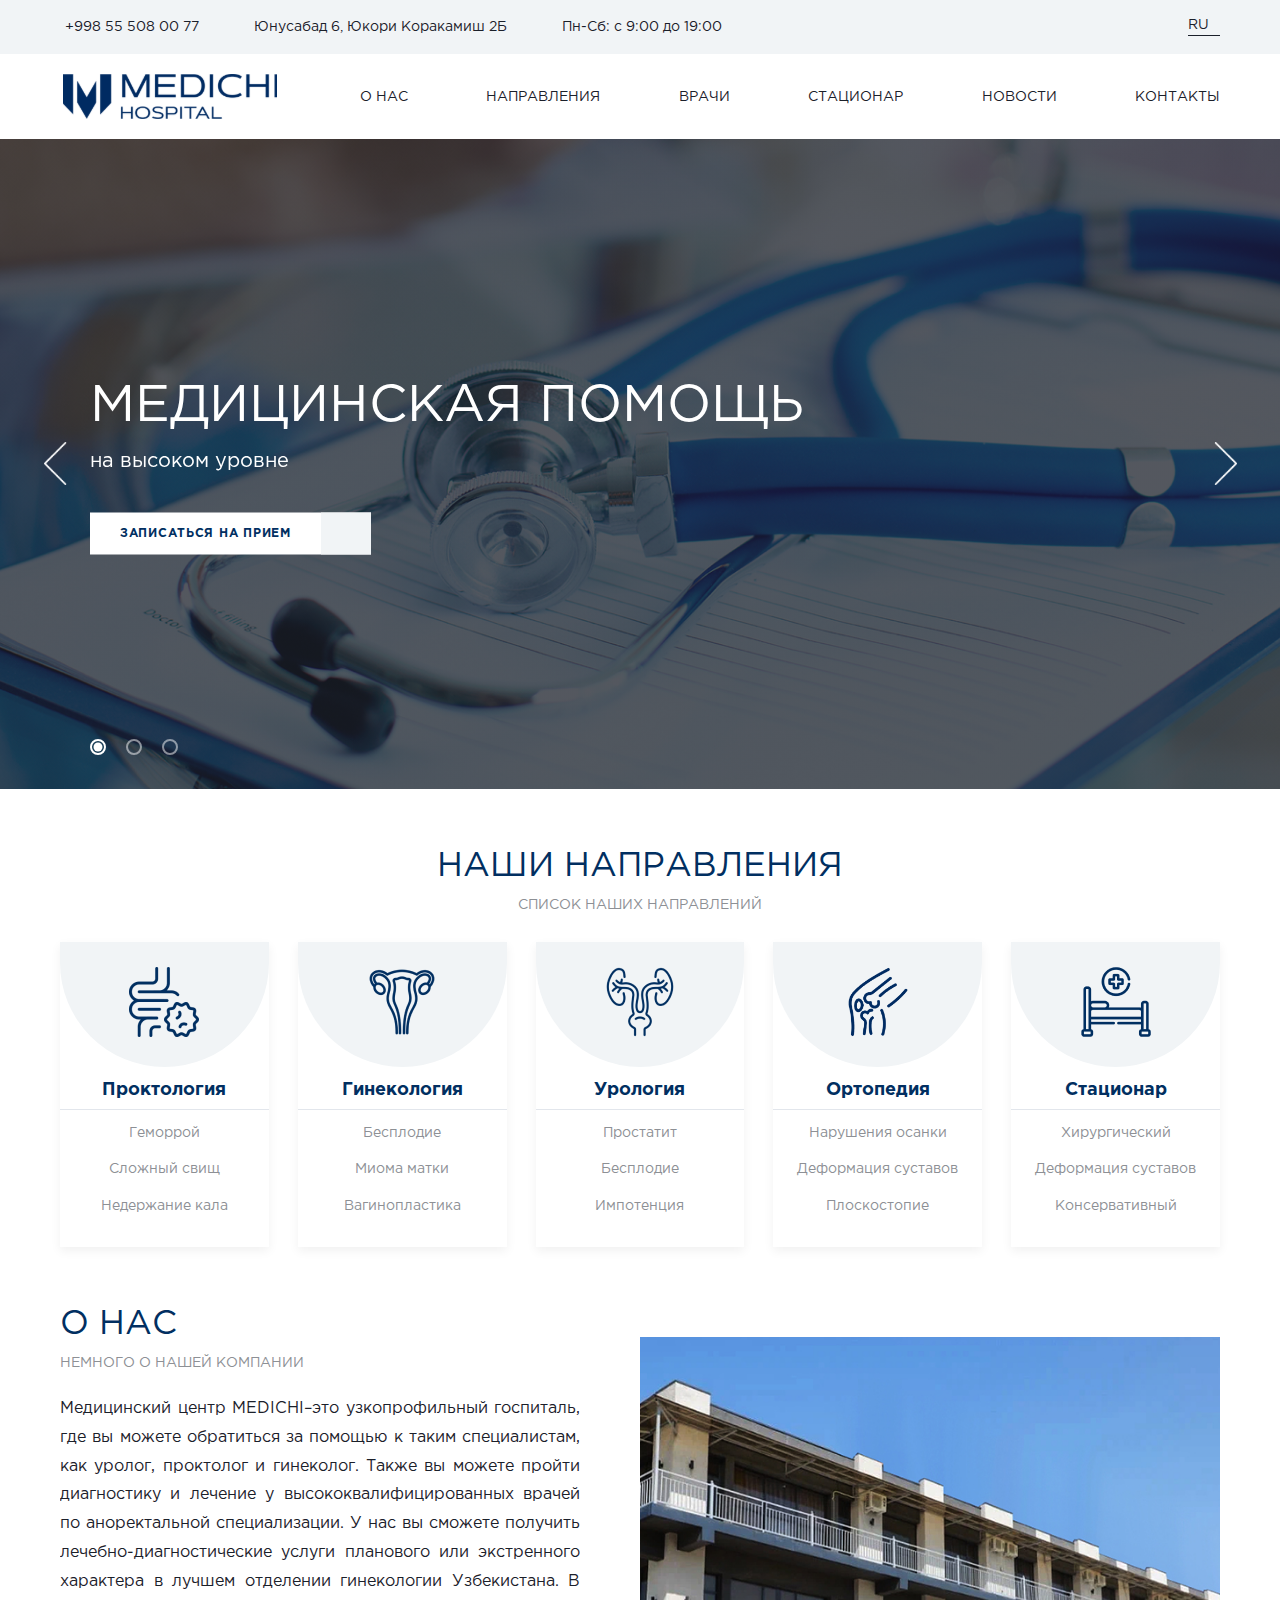
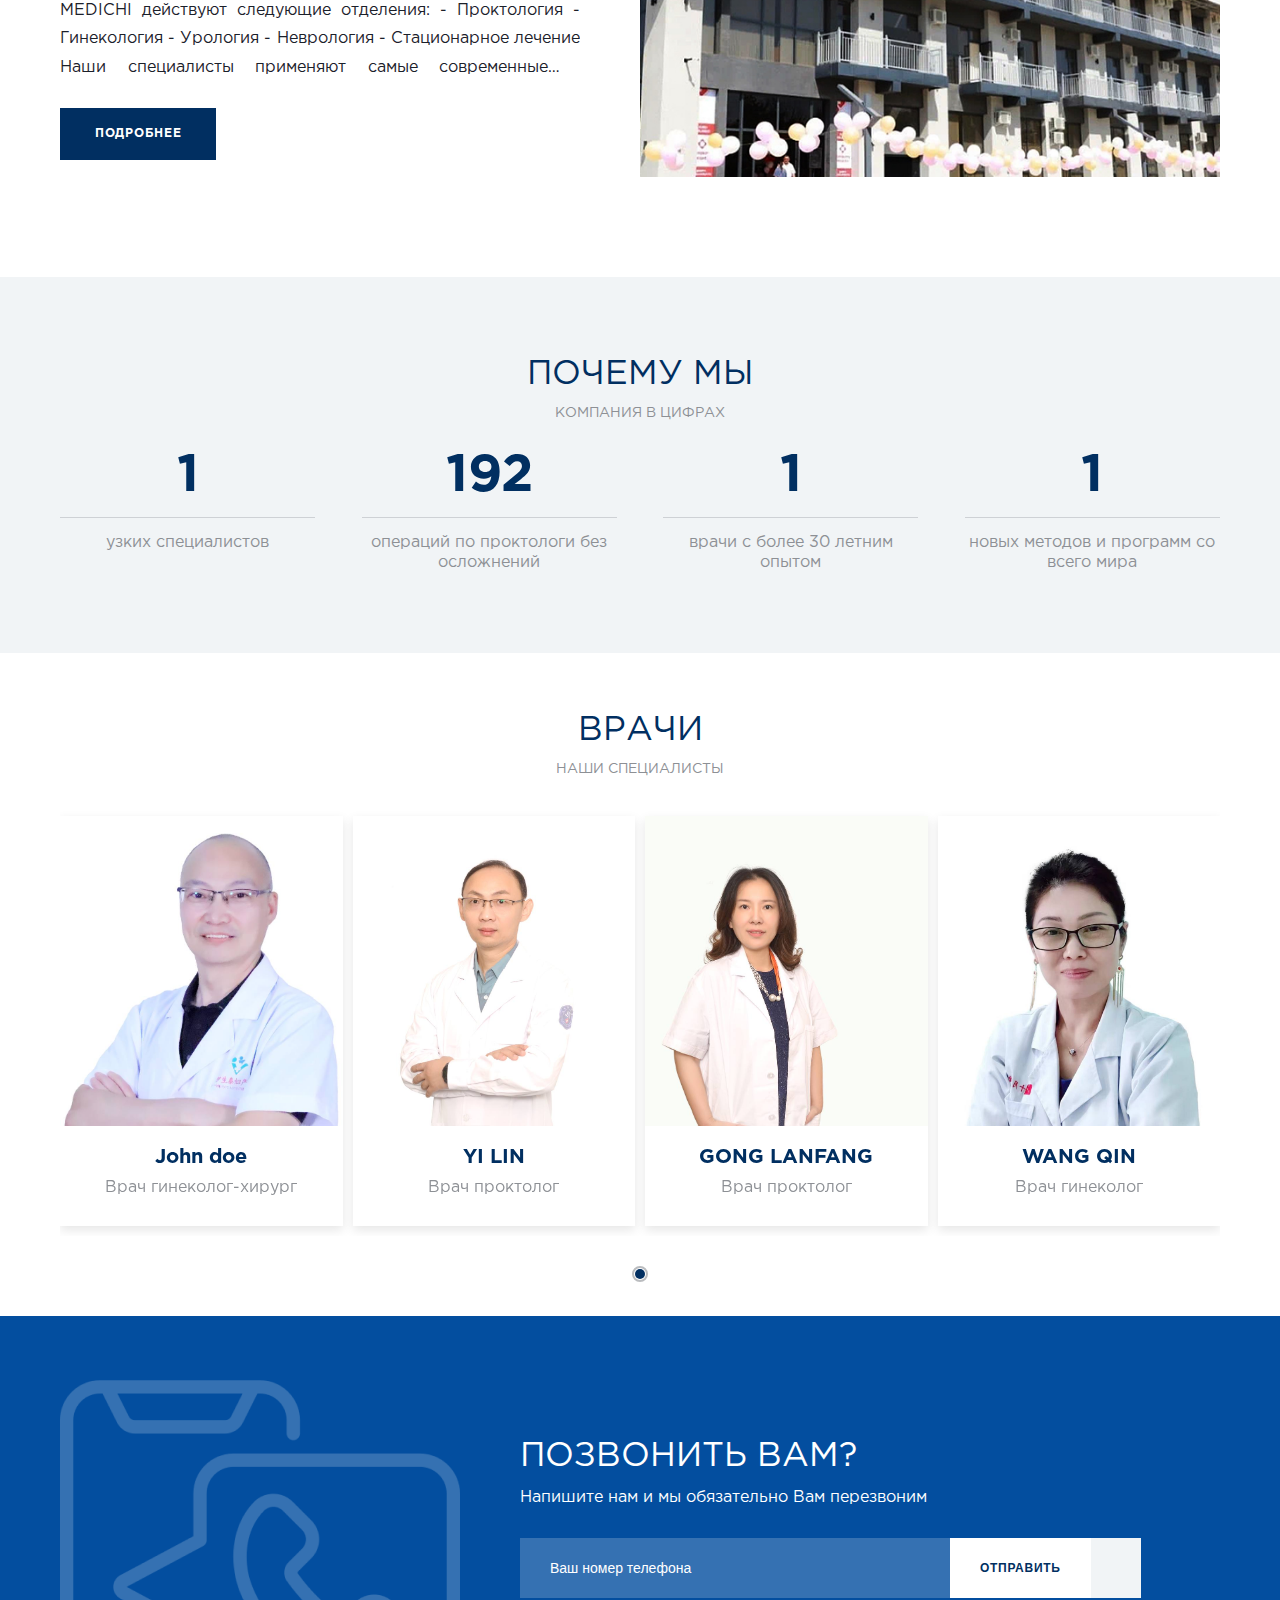
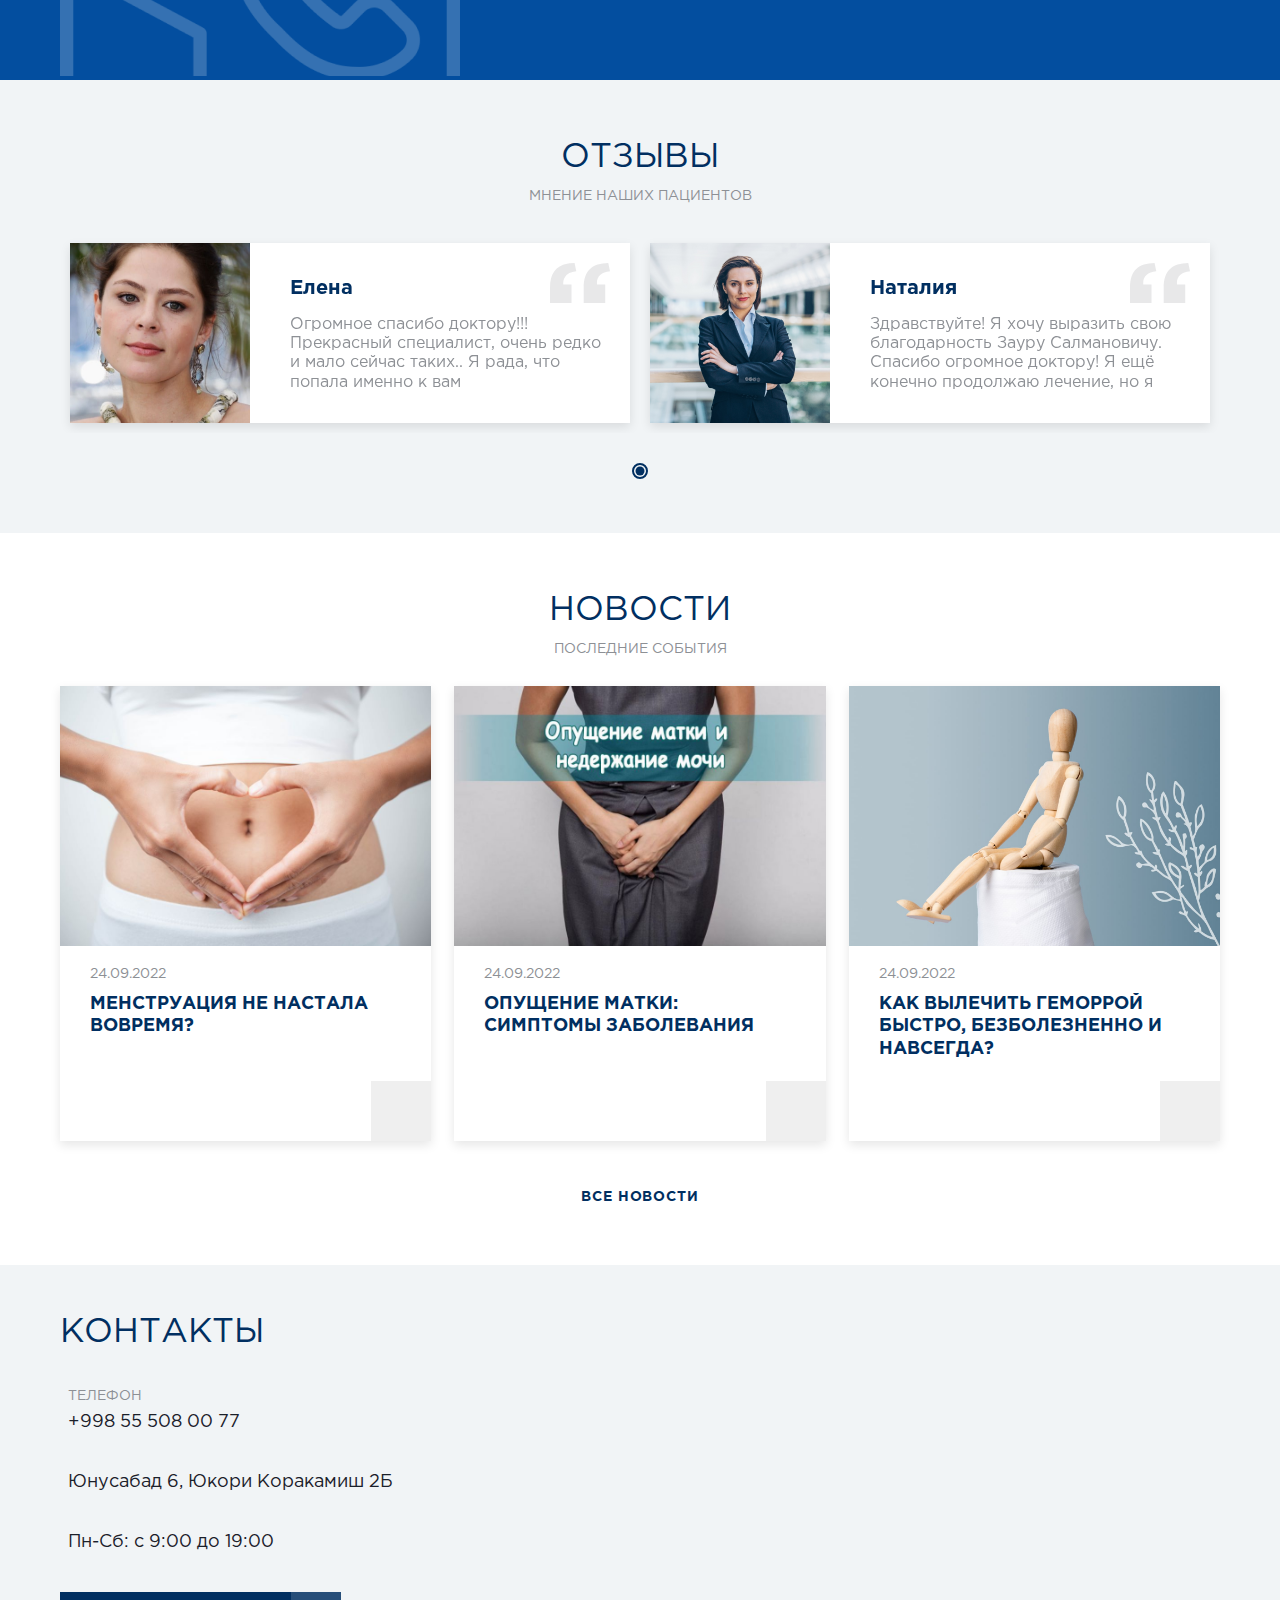
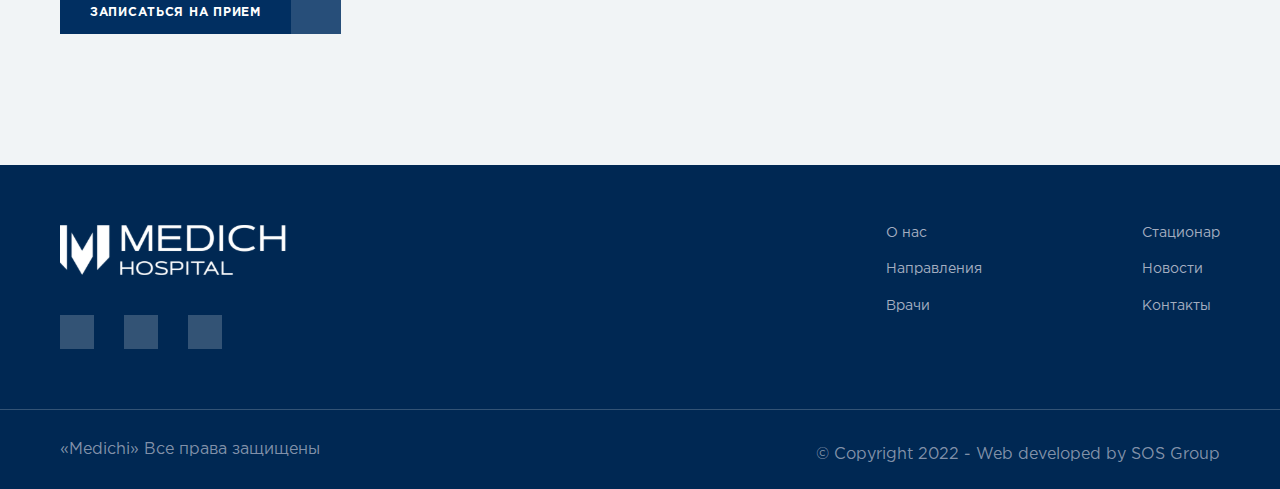
<file: medichi/index.html>
<!DOCTYPE html>
<html lang="en">
<head>
    <meta charset="UTF-8">
    <meta http-equiv="X-UA-Compatible" content="IE=edge">
    <meta name="viewport" content="width=device-width, initial-scale=1.0">
    <link rel="shortcut icon" href="foto/favicon/favicon.ico" type="image/x-icon" />
    <link rel="apple-touch-icon" sizes="180x180" href="foto/favicon/apple-touch-icon.png" />
    <link rel="icon" type="image/png" sizes="32x32" href="foto/favicon/favicon-32x32.png" />
    <link rel="icon" type="image/png" sizes="16x16" href="foto/favicon/favicon-16x16.png" />
    <link rel="manifest" href="foto/favicon/site.webmanifest" />
    <link rel="stylesheet" href="https://cdnjs.cloudflare.com/ajax/libs/font-awesome/5.15.3/css/all.min.css" integrity="sha512-iBBXm8fW90+nuLcSKlbmrPcLa0OT92xO1BIsZ+ywDWZCvqsWgccV3gFoRBv0z+8dLJgyAHIhR35VZc2oM/gI1w==" crossorigin="anonymous" referrerpolicy="no-referrer">
    <link rel="stylesheet" href="css/index.css">
    <link rel="stylesheet" href="css/fancybox-main.css"/>
    <link rel="stylesheet" href="css/owl.carousel.css">
    <link rel="stylesheet" href="css/slick.css">
    <title>Medichi</title>
</head>
<body>
    
    <!-- header start -->

    <header>
        <div class="header">
            <div class="header__cart">
                <section class="container">

                    <div class="header__top">
                        <ul class="header__contacts">
                            <li>
                                <a class="header__contacts__link" href="tel:+998 94 505 45 05">
                                    <span><i class="fas fa-phone-alt"></i></span>
                                    +998 55 508 00 77
                                </a>
                            </li>
    
                            <li>
                                <a class="header__contacts__link">
                                    <span><i class="fas fa-map-marker-alt"></i></span>
                                    Юнусабад 6, Юкори Коракамиш 2Б
                                </a>
                            </li>
    
                            <li>
                                <a class="header__contacts__link">
                                    <span><i class="fas fa-clock"></i></span>
                                    Пн-Сб: с 9:00 до 19:00
                                </a>
                            </li>
                        </ul>
    
    
                        <!-- language start -->
    
                        <div class="header__ru">
                                
                            <div class="header__ru_cart dropdown-trigger"data-target='dropdown1'>
                                  <a data-target='dropdown1' class="header__en__link">RU</a>
                                  <span class="header__en__link"><i class="fas fa-angle-down"></i></span>
                            </div>
                    
                            <div class="header__ru_none dropdown-content" id='dropdown1'>
                                <div class="header__ru_list active">
                                  <a href="#!-1" class="header__en__link">RU</a>
                                </div>
                        
                                <div class="header__ru_list">
                                  <a href="#!-2" class="header__en__link">EN</a>
                                </div>
                    
                                <div class="header__ru_list">
                                    <a href="#!-3" class="header__en__link">UZ</a>
                                  </div>
                            </div>
                        </div>
    
                         <!-- language start -->
                         
                    </div>
                    
                </section>
            </div>

            <section class="container">
                <div class="header__list">

                    <div class="header__logo">
                        <a href="index.html">
                            <img src="foto/logo.svg" alt="logo">
                        </a>
                    </div>
                    
                    <menu class="header__menu__max sidenav" id="slide-out">
                        <ul class="header__menu">
                            <li>
                                <a href="about.html" class="header__menu__link">О нас</a>
                            </li>
    
                            <li>
                                <a href="directions.html" class="header__menu__link">Направления</a>
                            </li>
    
                            <li>
                                <a href="doctors.html" class="header__menu__link">Врачи</a>
                            </li>
    
                            <li>
                                <a href="hospital.html" class="header__menu__link">Стационар</a>
                            </li>
    
                            <li>
                                <a href="news.html" class="header__menu__link">Новости</a>
                            </li>
    
                            <li>
                                <a href="contacts.html" class="header__menu__link">Контакты</a>
                            </li>
                        </ul>
                    </menu>

                    <div class="header__burger sidenav-trigger" data-target="slide-out">
						<div class="header__burger__start burger__start"><i class="fas fa-bars"></i></div>
					</div>
                    
                </div>
            </section>
        </div>
    </header>

    <!-- header end --> 
    
    
    <!-- slider start -->

    <div class="slider">
        <div class="slider__list">
            <div class="slider__item" style="background:linear-gradient(0deg, rgba(27, 32, 42, 0.5), rgba(27, 32, 42, 0.5)), url(foto/slick_1.png);">
                <section class="container">
                    <div class="slider__cart">
                        <h2 class="slider__title__h2">Медицинская помощь</h2>
                        <div class="slider__text">
                            <p>на высоком уровне</p>
                        </div>
                        <a href="#!" class="slider__link">Записаться на прием <span><i class="fas fa-chevron-right"></i></span></a>
                    </div>
                </section>
            </div>

            <div class="slider__item" style="background:linear-gradient(0deg, rgba(27, 32, 42, 0.5), rgba(27, 32, 42, 0.5)), url(foto/slick_2.png);">
                <section class="container">
                    <div class="slider__cart">
                        <h2 class="slider__title__h2">Медицинская помощь</h2>
                        <div class="slider__text">
                            <p>на высоком уровне</p>
                        </div>
                        <a href="#!" class="slider__link">Записаться на прием <span><i class="fas fa-chevron-right"></i></span></a>
                    </div>
                </section>
            </div>

            <div class="slider__item" style="background:linear-gradient(0deg, rgba(27, 32, 42, 0.5), rgba(27, 32, 42, 0.5)), url(foto/slick_3.png);">
                <section class="container">
                    <div class="slider__cart">
                        <h2 class="slider__title__h2">Бесплатная система здравоохранения</h2>
                        <div class="slider__text">
                            <p>Как резиденты, так и граждане Канады получают бесплатное государственное медицинское страхование. Включенные медицинские услуги включают визиты к семейному врачу, врачам и специалистам.</p>
                        </div>
                        <a href="#!" class="slider__link">Записаться на прием <span><i class="fas fa-chevron-right"></i></span></a>
                    </div>
                </section>
            </div>
        </div>
    </div>

    <!-- slider end -->


    <!-- Our services start -->

    <div class="services">
        <section class="container">
            <div class="services__cart">
                <h2 class="services__title__h2">Наши Направления</h2>
                <h4 class="services__title__h4">Список наших направлений</h4>

                <div class="services__list">

                    <div class="services__item">
                        <div class="services__img services__label">
                            <img src="foto/services_1.png" alt="services">
                        </div>

                        <h3 class="services__title__h3 services__label">Проктология <span><i class="fas fa-chevron-right"></i></span></h3>

                        <ul class="services__menu">
                            <li>
                                <a href="directions_in.html" class="services__menu__link">Геморрой</a>
                            </li>

                            <li>
                                <a href="directions_in.html" class="services__menu__link">Сложный свищ </a>
                            </li>

                            <li>
                                <a href="directions_in.html" class="services__menu__link">Недержание кала </a>
                            </li>
                        </ul>
                    </div>

                    <div class="services__item">
                        <div class="services__img services__label">
                            <img src="foto/services_2.png" alt="services">
                        </div>

                        <h3 class="services__title__h3 services__label">Гинекология <span><i class="fas fa-chevron-right"></i></span></h3>

                        <ul class="services__menu">
                            <li>
                                <a href="directions_in.html" class="services__menu__link">Бесплодие</a>
                            </li>

                            <li>
                                <a href="directions_in.html" class="services__menu__link">Миома матки</a>
                            </li>

                            <li>
                                <a href="directions_in.html" class="services__menu__link">Вагинопластика</a>
                            </li>
                        </ul>
                    </div>

                    <div class="services__item">
                        <div class="services__img services__label">
                            <img src="foto/services_3.png" alt="services">
                        </div>

                        <h3 class="services__title__h3 services__label">Урология <span><i class="fas fa-chevron-right"></i></span></h3>

                        <ul class="services__menu">
                            <li>
                                <a href="directions_in.html" class="services__menu__link">Простатит</a>
                            </li>

                            <li>
                                <a href="directions_in.html" class="services__menu__link">Бесплодие</a>
                            </li>

                            <li>
                                <a href="directions_in.html" class="services__menu__link">Импотенция</a>
                            </li>
                        </ul>
                    </div>

                    <div class="services__item">
                        <div class="services__img services__label">
                            <img src="foto/services_4.png" alt="services">
                        </div>

                        <h3 class="services__title__h3 services__label">Ортопедия <span><i class="fas fa-chevron-right"></i></span></h3>

                        <ul class="services__menu">
                            <li>
                                <a href="directions_in.html" class="services__menu__link">Нарушения осанки</a>
                            </li>

                            <li>
                                <a href="directions_in.html" class="services__menu__link">Деформация суставов</a>
                            </li>

                            <li>
                                <a href="directions_in.html" class="services__menu__link">Плоскостопие</a>
                            </li>
                        </ul>
                    </div>

                    <div class="services__item">
                        <div class="services__img services__label">
                            <img src="foto/services_5.png" alt="services">
                        </div>

                        <h3 class="services__title__h3 services__label">Стационар <span><i class="fas fa-chevron-right"></i></span></h3>

                        <ul class="services__menu">
                            <li>
                                <a href="directions_in.html" class="services__menu__link">Хирургический</a>
                            </li>

                            <li>
                                <a href="directions_in.html" class="services__menu__link">Деформация суставов</a>
                            </li>

                            <li>
                                <a href="directions_in.html" class="services__menu__link">Консервативный</a>
                            </li>
                        </ul>
                    </div>

                </div>
            </div>
        </section>
    </div>

    <!-- Our services end -->


    <!-- About start -->

    <div class="about">
        <section class="container">
            <div class="about__list clearfix">

                <div class="about__item__img">
                    <img src="foto/about.png" alt="about">
                </div>

                <div class="about__item__text">
                    <h2 class="services__title__h2">О нас</h2>
                    <h4 class="services__title__h4">Немного о нашей компании</h4>

                    <div class="about__text">
                        <p>
                            Медицинский центр MEDICHI–это узкопрофильный госпиталь, где вы можете обратиться за помощью к таким специалистам, как уролог, проктолог и гинеколог. Также вы можете пройти диагностику и лечение у высококвалифицированных врачей по аноректальной специализации. У нас вы сможете получить лечебно-диагностические услуги планового или экстренного характера в лучшем отделении гинекологии Узбекистана. В MEDICHI действуют следующие отделения: 
                            - Проктология 
                            - Гинекология 
                            - Урология 
                            - Неврология 
                            - Стационарное лечение
                            Наши специалисты применяют самые современные и эффективные методы лечения, используемые в мировой медицинской практике. В клинике работают узкоспециализированные хирурги и репродуктологи с большим практическим опытом в лечении различных заболеваний, прошедшие стажировку в лучших клиниках США, Востока и Западной Европы. Проктология в Узбекистане представлена передовой программой лечения в клинике MEDICHI, а отделение гинекологии по праву считается одним из лучших в стране.
                        </p>
                    </div>

                    <a href="about.html" class="about__link">Подробнее</a>
                </div>
            </div>
        </section>
    </div>

    <!-- About end -->


    <!-- Company in numbers start -->

    <div class="numbers">
        <section class="container">
            <div class="numbers__cart">
                <h2 class="services__title__h2">Почему мы</h2>
                <h4 class="services__title__h4">Компания в цифрах</h4>

                <div class="numbers__list">
                    <div class="numbers__item">
                        <h2 class="numbers__title__h2"><span class="numbers__max">5</span></h2>
                        <div class="numbers__text">
                            <p>узких специалистов</p>
                        </div>
                    </div>

                    <div class="numbers__item">
                        <h2 class="numbers__title__h2"><span class="numbers__max">10000</span></h2>
                        <div class="numbers__text">
                            <p>операций по проктологи без осложнений</p>
                        </div>
                    </div>

                    <div class="numbers__item">
                        <h2 class="numbers__title__h2"><span class="numbers__max">30</span></h2>
                        <div class="numbers__text">
                            <p>врачи с более 30 летним опытом</p>
                        </div>
                    </div>

                    <div class="numbers__item">
                        <h2 class="numbers__title__h2"><span class="numbers__max">12</span></h2>
                        <div class="numbers__text">
                            <p>новых методов и программ со всего мира</p>
                        </div>
                    </div>
                </div>
            </div>
        </section>
    </div>

    <!-- Company in numbers end -->


    <!-- Doctors start -->

    <div class="doctors">
        <section class="container">
            <div class="doctors__cart">
                <h2 class="services__title__h2">Врачи</h2>
                <h4 class="services__title__h4">Наши специалисты</h4>

                <div class="owl-carousel">
                                
                    <div class="doctors__item">
                        <a href="doctors_in.html">
                            <div class="doctors__img">
                                <img src="foto/doctors_5.png" alt="doctors">
                            </div>
                            <h3 class="doctors__title__h3">John doe</h3>
                            <h4 class="doctors__title__h4">Врач гинеколог-хирург</h4>
                        </a>
                    </div>
                    
                    <div class="doctors__item">
                        <a href="doctors_in.html">
                            <div class="doctors__img">
                                <img src="foto/doctors_01.png" alt="doctors">
                            </div>
                            <h3 class="doctors__title__h3">YI LIN</h3>
                            <h4 class="doctors__title__h4">Врач проктолог</h4>
                        </a>
                    </div>
                    
                    <div class="doctors__item">
                        <a href="doctors_in.html">
                            <div class="doctors__img">
                                <img src="foto/doctors_02.png" alt="doctors">
                            </div>
                            <h3 class="doctors__title__h3">GONG LANFANG</h3>
                            <h4 class="doctors__title__h4">Врач проктолог</h4>
                        </a>
                    </div>
                    
                    <div class="doctors__item">
                        <a href="doctors_in.html">
                            <div class="doctors__img">
                                <img src="foto/doctors_03.png" alt="doctors">
                            </div>
                            <h3 class="doctors__title__h3">WANG QIN</h3>
                            <h4 class="doctors__title__h4">Врач гинеколог</h4>
                        </a>
                    </div>
                    
                </div>
            </div>
        </section>
    </div>

    <!-- Doctors end -->


    <!-- Call you start -->

    <div class="gallYou">
        <section class="container">
            <div class="gallYou__list">
                <div class="gallYou__img">
                    <img src="foto/gall.png" alt="gall">
                </div>

                <div>
                    <h2 class="services__title__h2">Позвонить вам?</h2>
                    <div class="gallYou__text">
                        <p>Напишите нам и мы обязательно Вам перезвоним</p>
                    </div>
                    <form action="#!" class="gallYou__form">
                        <input class="gallYou__form__input" type="tel" placeholder="Ваш номер телефона">
                        <button class="gallYou__form__button">Отправить <span><i class="fas fa-chevron-right"></i></span></button>
                    </form>
                </div>
            </div>
        </section>
    </div>

    <!-- Call you end -->


    <!-- Reviews start -->

    <div class="reviews">
        <section class="container">
            <div class="reviews__cart">
                <h2 class="services__title__h2">Отзывы</h2>
                <h4 class="services__title__h4">Мнение наших пациентов</h4>

                <div class="reviews__list">

                    <div class="reviews__item">
                        <div class="reviews__img">
                            <img src="foto/reviews_4.png" alt="reviews">
                        </div>

                        <div class="reviews__item__cart">
                            <h3 class="reviews__title__h3">Елена</h3>
                            <div class="reviews__text">
                                <p>
                                    Огромное спасибо доктору!!! Прекрасный специалист, очень редко и мало сейчас таких.. Я рада, что попала именно к вам
                                </p>
                            </div>
                        </div>
                    </div>

                    <div class="reviews__item">
                        <div class="reviews__img">
                            <img src="foto/reviews_2.png" alt="reviews">
                        </div>

                        <div class="reviews__item__cart">
                            <h3 class="reviews__title__h3">Наталия</h3>
                            <div class="reviews__text">
                                <p>
                                    Здравствуйте! Я хочу выразить свою благодарность Зауру Салмановичу. Спасибо огромное доктору! Я ещё конечно продолжаю лечение, но я ещё только начала лечение, но поняла что я в надёжных руках! Заур Салманович спасибо вам за понимание, за ваш труд!
                                </p>
                            </div>
                        </div>
                    </div>

                </div>
            </div>
        </section>
    </div>

    <!-- Reviews end -->


    <!-- News start -->

    <div class="news">
        <section class="container">
            <div class="news__cart">
                <h2 class="services__title__h2">Новости</h2>
                <h4 class="services__title__h4">Последние события </h4>

                <div class="news__list">

                    <div class="news__item">
                        <a href="news_in.html">
                            <div class="news__img">
                                <img src="foto/news_4.png" alt="news">
                            </div>
                            <h4 class="news__data__h4">24.09.2022</h4>
                            <h3 class="news__title__h3">
                                МЕНСТРУАЦИЯ НЕ НАСТАЛА ВОВРЕМЯ?
                            </h3>

                            <button class="news__button">
                                <i class="fas fa-chevron-right"></i></span>
                            </button>
                        </a>
                    </div>

                    <div class="news__item">
                        <a href="news_in.html">
                            <div class="news__img">
                                <img src="foto/news_5.png" alt="news">
                            </div>
                            <h4 class="news__data__h4">24.09.2022</h4>
                            <h3 class="news__title__h3">
                                ОПУЩЕНИЕ МАТКИ: СИМПТОМЫ ЗАБОЛЕВАНИЯ
                            </h3>

                            <button class="news__button">
                                <i class="fas fa-chevron-right"></i></span>
                            </button>
                        </a>
                    </div>

                    <div class="news__item">
                        <a href="news_in.html">
                            <div class="news__img">
                                <img src="foto/news_7.jpg" alt="news">
                            </div>
                            <h4 class="news__data__h4">24.09.2022</h4>
                            <h3 class="news__title__h3">
                                КАК ВЫЛЕЧИТЬ ГЕМОРРОЙ БЫСТРО, БЕЗБОЛЕЗНЕННО И НАВСЕГДА?
                            </h3>

                            <button class="news__button">
                                <i class="fas fa-chevron-right"></i></span>
                            </button>
                        </a>
                    </div>

                </div>

                <a href="#!" class="news__link">Все новости</a>
            </div>
        </section>
    </div>

    <!-- News end -->


    <!-- contactsIn start -->

    <div class="contactsIn">
        <section class="container">
        <div class="contactsIn__list">
                <div class="contactsIn__cart">
                    <h2 class="services__title__h2">Контакты</h2>
                     
                    <ul class="contactsIn__menu">
                        <li>
                            <span><i class="fas fa-phone-alt"></i></span>
                            
                            <div>
                                <a href="tel:+998 94 505 45 05" class="contactsIn__menu__link">
                                    <span>Телефон</span>
                                     +998 55 508 00 77
                                </a>
                            </div>
                        </li>
    
                        <li>
                            <span><i class="fas fa-map-marker-alt"></i></span>
                            <a class="contactsIn__menu__link">Юнусабад 6, Юкори Коракамиш 2Б</a>
                        </li>
                        
                        <li>
                            <span><i class="fas fa-clock"></i></span>
                            <a class="contactsIn__menu__link">Пн-Сб: с 9:00 до 19:00</a>
                        </li>
                    </ul>
    
                    <a href="#!" class="contactsIn__link">Записаться на прием <span><i class="fas fa-chevron-right"></i></span></a>
                </div>
                
                <div class="contactsIn__map">
                    <iframe src="https://www.google.com/maps/embed?pb=!1m14!1m8!1m3!1d5988.1027057785495!2d69.266342!3d41.372969!3m2!1i1024!2i768!4f13.1!3m3!1m2!1s0x0%3A0xd4e53010e0693d6b!2zNDHCsDIyJzIyLjciTiA2OcKwMTUnNTguOCJF!5e0!3m2!1sru!2s!4v1664795521454!5m2!1sru!2s" width="600" height="450" style="border:0;" allowfullscreen="" loading="lazy" referrerpolicy="no-referrer-when-downgrade"></iframe>
                </div>
            </div>
        </section>
    </div>

    <!-- contactsIn end -->


    <!-- footer start -->

    <footer>
        <div class="footer">
            <section class="container">
                <div class="footer__list">
                    <div class="footer__cart">
                        <div class="footer__img">
                            <a href="index.html">
                                <img src="foto/footer__logo.svg" alt="footer__logo">
                            </a>
                        </div>

                        <ul class="footer__menu__icons">
                            <li>
                                <a href="#!" class="footer__link__icons"><i class="fab fa-instagram"></i></a>
                            </li>

                            <li>
                                <a href="#!" class="footer__link__icons"><i class="fab fa-facebook-f"></i></a>
                            </li>

                            <li>
                                <a href="#!" class="footer__link__icons"><i class="fab fa-telegram-plane"></i></a>
                            </li>
                        </ul>
                    </div>

                    <div class="footer__item">
                        <ul class="footer__menu">
                            <li>
                                <a href="about.html" class="footer__menu__link"> О нас </a>
                            </li>

                            <li>
                                <a href="directions.html" class="footer__menu__link">Направления </a>
                            </li>

                            <li>
                                <a href="doctors.html" class="footer__menu__link"> Врачи </a>
                            </li>
                        </ul>

                        <ul class="footer__menu">
                            <li>
                                <a href="hospital.html" class="footer__menu__link"> Стационар </a>
                            </li>

                            <li>
                                <a href="news.html" class="footer__menu__link">Новости </a>
                            </li>

                            <li>
                                <a href="contacts.html" class="footer__menu__link"> Контакты </a>
                            </li>
                        </ul>
                    </div>
                </div>
            </section>

            <div class="footer__bootom">
                <section class="container">
                    <div class="footer__bootom__list">
                        <h4 class="footer__title__h4">«Medichi» Все права защищены</h4>
                        <h4 class="footer__title__h4">© Copyright 2022 - Web developed by SOS Group</h4>
                    </div>
                </section>
            </div>
        </div>
    </footer>

    <!-- footer end -->
                                                
    
    <script src="js/jquery-3.6.1.min.js"></script>
    <script src="js/owl.carousel.js"></script>
    <script src="js/slick.min.js"></script>
    <script src="js/slick.js"></script>
    <script src="js/materialize.min.js"></script>
    <script src="js/fancyapps-ui.js"></script>
    <script src="js/fancybox_main.js"></script>
    <script src="js/mar_ru.js"></script>
    <script src="js/index.js"></script>
</body>
</html>
</file>
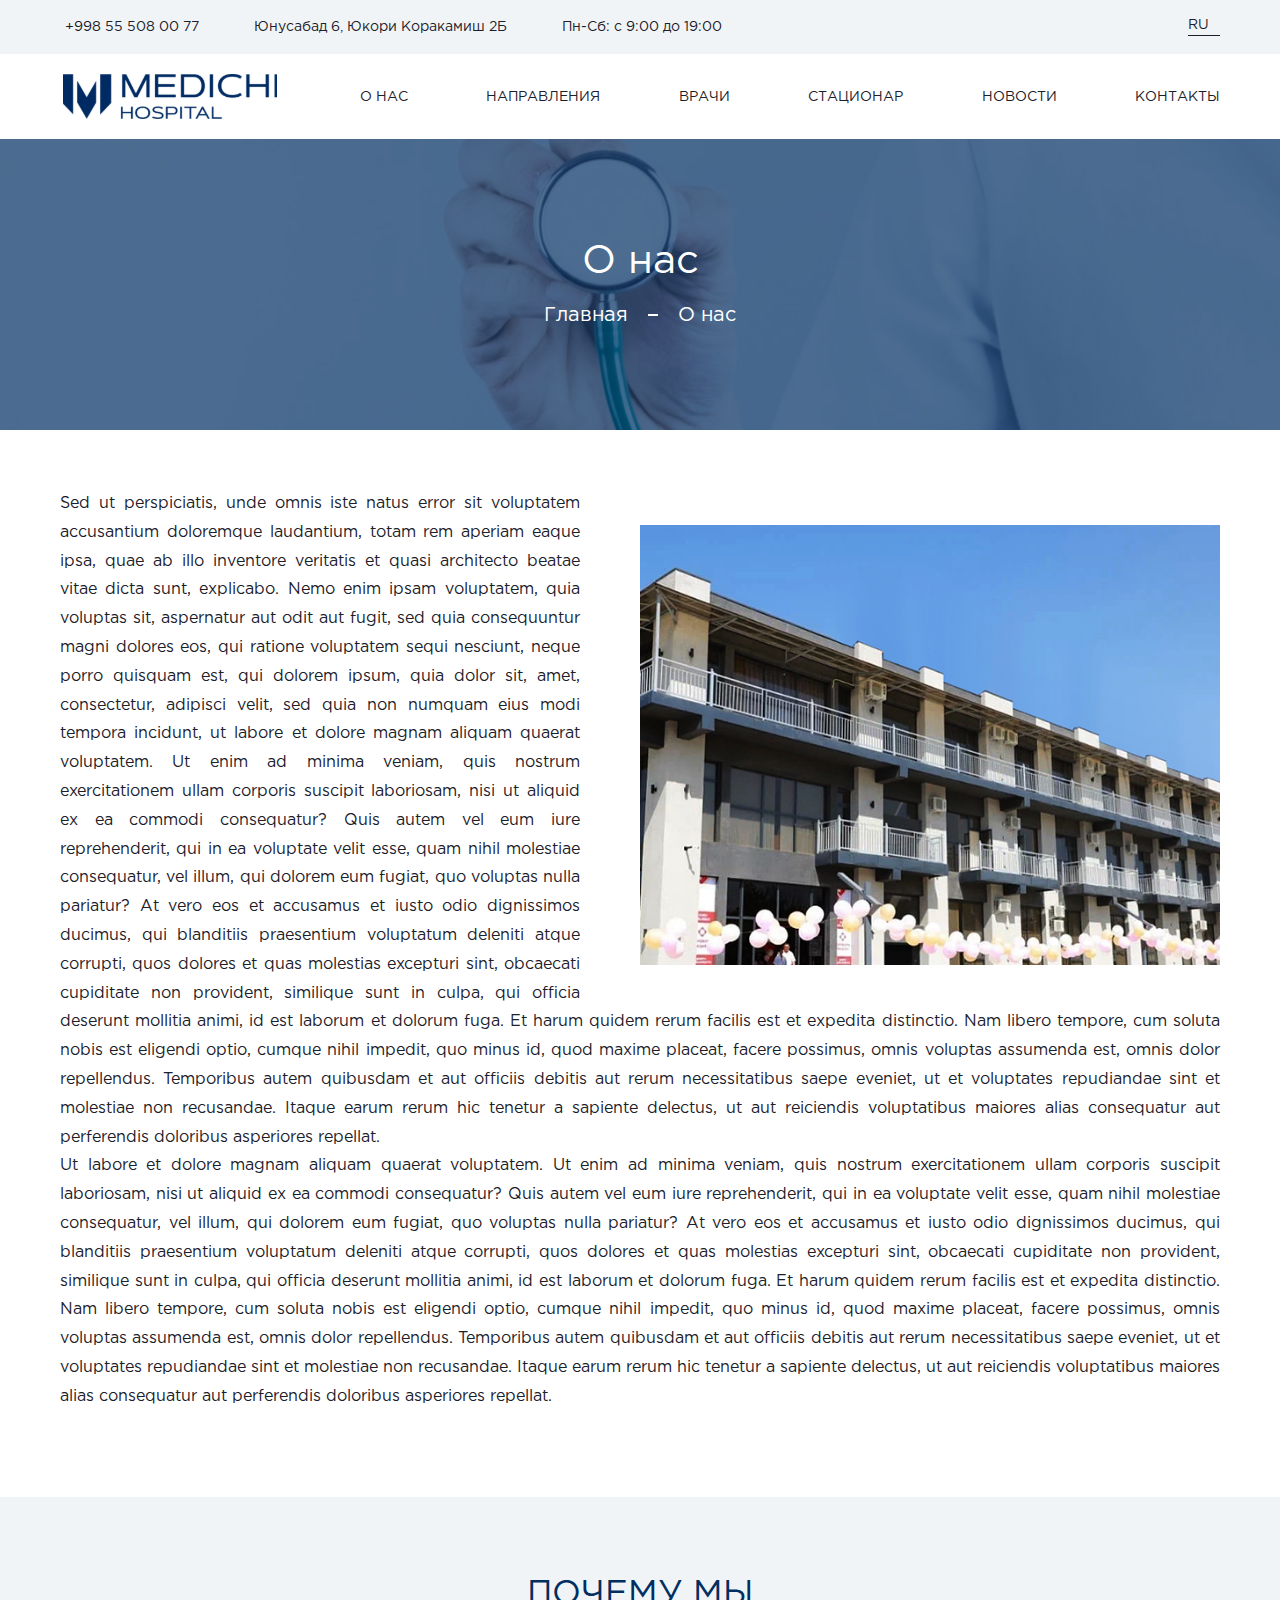
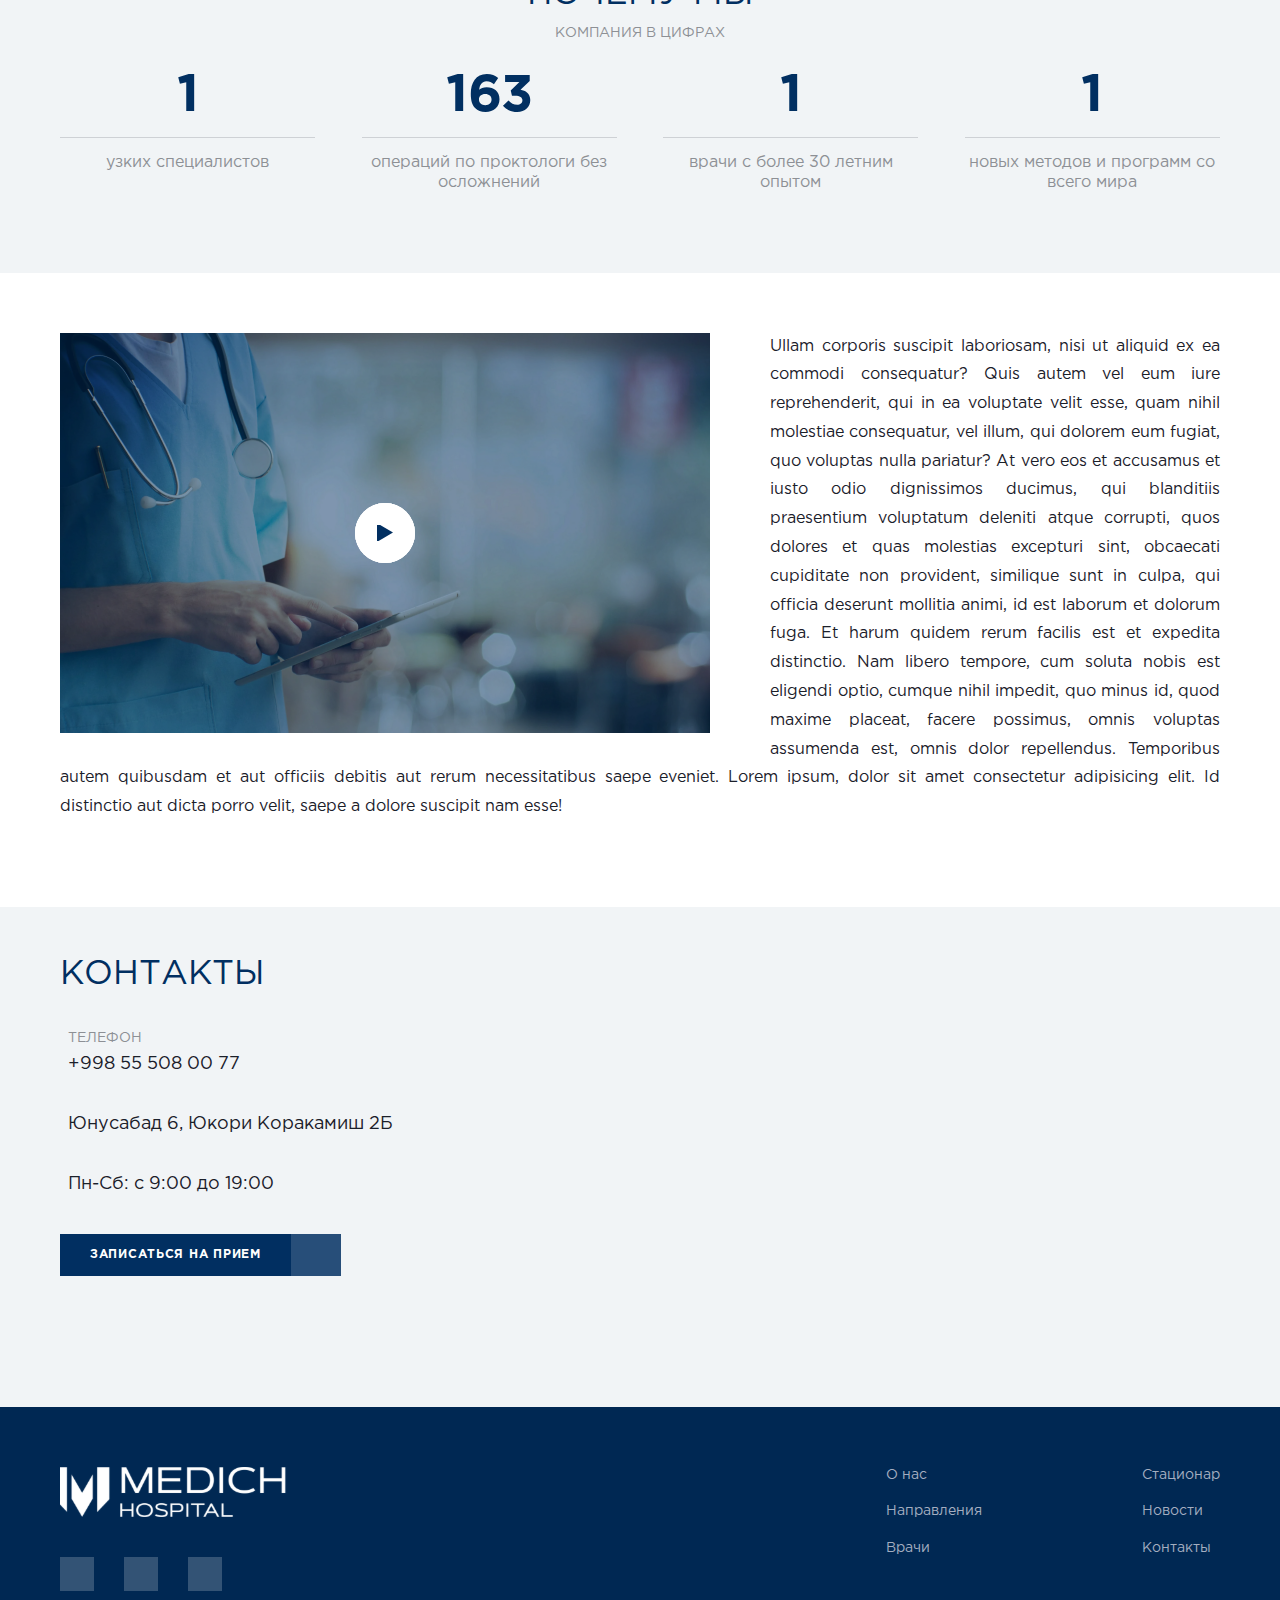
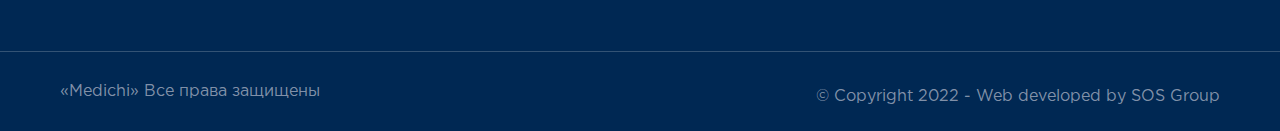
<file: medichi/about.html>
<!DOCTYPE html>
<html lang="en">
<head>
    <meta charset="UTF-8">
    <meta http-equiv="X-UA-Compatible" content="IE=edge">
    <meta name="viewport" content="width=device-width, initial-scale=1.0">
    <link rel="shortcut icon" href="foto/favicon/favicon.ico" type="image/x-icon" />
    <link rel="apple-touch-icon" sizes="180x180" href="foto/favicon/apple-touch-icon.png" />
    <link rel="icon" type="image/png" sizes="32x32" href="foto/favicon/favicon-32x32.png" />
    <link rel="icon" type="image/png" sizes="16x16" href="foto/favicon/favicon-16x16.png" />
    <link rel="manifest" href="foto/favicon/site.webmanifest" />
    <link rel="stylesheet" href="https://cdnjs.cloudflare.com/ajax/libs/font-awesome/5.15.3/css/all.min.css" integrity="sha512-iBBXm8fW90+nuLcSKlbmrPcLa0OT92xO1BIsZ+ywDWZCvqsWgccV3gFoRBv0z+8dLJgyAHIhR35VZc2oM/gI1w==" crossorigin="anonymous" referrerpolicy="no-referrer">
    <link rel="stylesheet" href="css/index.css">
    <link rel="stylesheet" href="css/fancybox-main.css"/>
    <link rel="stylesheet" href="css/owl.carousel.css">
    <link rel="stylesheet" href="css/slick.css">
    <title>О нас</title>
</head>
<body>
    
    <!-- header start -->

    <header>
        <div class="header">
            <div class="header__cart">
                <section class="container">

                    <div class="header__top">
                        <ul class="header__contacts">
                            <li>
                                <a class="header__contacts__link" href="tel:+998 94 505 45 05">
                                    <span><i class="fas fa-phone-alt"></i></span>
                                    +998 55 508 00 77
                                </a>
                            </li>
    
                            <li>
                                <a class="header__contacts__link">
                                    <span><i class="fas fa-map-marker-alt"></i></span>
                                    Юнусабад 6, Юкори Коракамиш 2Б
                                </a>
                            </li>
    
                            <li>
                                <a class="header__contacts__link">
                                    <span><i class="fas fa-clock"></i></span>
                                    Пн-Сб: с 9:00 до 19:00
                                </a>
                            </li>
                        </ul>
    
    
                        <!-- language start -->
    
                        <div class="header__ru">
                                
                            <div class="header__ru_cart dropdown-trigger"data-target='dropdown1'>
                                  <a data-target='dropdown1' class="header__en__link">RU</a>
                                  <span class="header__en__link"><i class="fas fa-angle-down"></i></span>
                            </div>
                    
                            <div class="header__ru_none dropdown-content" id='dropdown1'>
                                <div class="header__ru_list active">
                                  <a href="#!-1" class="header__en__link">RU</a>
                                </div>
                        
                                <div class="header__ru_list">
                                  <a href="#!-2" class="header__en__link">EN</a>
                                </div>
                    
                                <div class="header__ru_list">
                                    <a href="#!-3" class="header__en__link">UZ</a>
                                  </div>
                            </div>
                        </div>
    
                         <!-- language start -->
                         
                    </div>
                    
                </section>
            </div>

            <section class="container">
                <div class="header__list">

                    <div class="header__logo">
                        <a href="index.html">
                            <img src="foto/logo.svg" alt="logo">
                        </a>
                    </div>
                    
                    <menu class="header__menu__max sidenav" id="slide-out">
                        <ul class="header__menu">
                            <li>
                                <a href="about.html" class="header__menu__link">О нас</a>
                            </li>
    
                            <li>
                                <a href="directions.html" class="header__menu__link">Направления</a>
                            </li>
    
                            <li>
                                <a href="doctors.html" class="header__menu__link">Врачи</a>
                            </li>
    
                            <li>
                                <a href="hospital.html" class="header__menu__link">Стационар</a>
                            </li>
    
                            <li>
                                <a href="news.html" class="header__menu__link">Новости</a>
                            </li>
    
                            <li>
                                <a href="contacts.html" class="header__menu__link">Контакты</a>
                            </li>
                        </ul>
                    </menu>

                    <div class="header__burger sidenav-trigger" data-target="slide-out">
						<div class="header__burger__start burger__start"><i class="fas fa-bars"></i></div>
					</div>
                    
                </div>
            </section>
        </div>
    </header>

    <!-- header end --> 


    <!-- about_in start -->

    <div class="about_in" style="background-image:url(foto/fon_about.png);">
        <section class="container">
            <div class="about_in__cart">
                <h2 class="about_in__title__h2">О нас</h2>
                <ul class="about_in__list__menu">
                    <li>
                        <a class="about_in__link__menu" href="index.html">Главная</a>
                    </li>

                    <li>
                        <a class="about_in__link__menu" href="#! ">О нас</a>
                    </li>
                </ul>
            </div>
        </section>
    </div>

    <!-- about_in end -->


    <!-- about_in contint start -->

    <div class="about_contint">
        <section class="container">
            <div class="about_contint__cart">
                <div class="about_contint__list clearfix">
                    <div class="about__item__img">
                        <img src="foto/about.png" alt="about">
                    </div>

                    <div class="about_contint__text">
                        <p>Sed ut perspiciatis, unde omnis iste natus error sit voluptatem accusantium doloremque laudantium, totam rem aperiam eaque ipsa, quae ab illo inventore veritatis et quasi architecto beatae vitae dicta sunt, explicabo. Nemo enim ipsam voluptatem, quia voluptas sit, aspernatur aut odit aut fugit, sed quia consequuntur magni dolores eos, qui ratione voluptatem sequi nesciunt, neque porro quisquam est, qui dolorem ipsum, quia dolor sit, amet, consectetur, adipisci velit, sed quia non numquam eius modi tempora incidunt, ut labore et dolore magnam aliquam quaerat voluptatem. Ut enim ad minima veniam, quis nostrum exercitationem ullam corporis suscipit laboriosam, nisi ut aliquid ex ea commodi consequatur? Quis autem vel eum iure reprehenderit, qui in ea voluptate velit esse, quam nihil molestiae consequatur, vel illum, qui dolorem eum fugiat, quo voluptas nulla pariatur?
                         At vero eos et accusamus et iusto odio dignissimos ducimus, qui blanditiis praesentium voluptatum deleniti atque corrupti, quos dolores et quas molestias excepturi sint, obcaecati cupiditate non provident, similique sunt in culpa, qui officia deserunt mollitia animi, id est laborum et dolorum fuga. Et harum quidem rerum facilis est et expedita distinctio. Nam libero tempore, cum soluta nobis est eligendi optio, cumque nihil impedit, quo minus id, quod maxime placeat, facere possimus, omnis voluptas assumenda est, omnis dolor repellendus. Temporibus autem quibusdam et aut officiis debitis aut rerum necessitatibus saepe eveniet, ut et voluptates repudiandae sint et molestiae non recusandae. Itaque earum rerum hic tenetur a sapiente delectus, ut aut reiciendis voluptatibus maiores alias consequatur aut perferendis doloribus asperiores repellat.</p>
                        <p>Ut labore et dolore magnam aliquam quaerat voluptatem. Ut enim ad minima veniam, quis nostrum exercitationem ullam corporis suscipit laboriosam, nisi ut aliquid ex ea commodi consequatur? Quis autem vel eum iure reprehenderit, qui in ea voluptate velit esse, quam nihil molestiae consequatur, vel illum, qui dolorem eum fugiat, quo voluptas nulla pariatur? At vero eos et accusamus et iusto odio dignissimos ducimus, qui blanditiis praesentium voluptatum deleniti atque corrupti, quos dolores et quas molestias excepturi sint, obcaecati cupiditate non provident, similique sunt in culpa, qui officia deserunt mollitia animi, id est laborum et dolorum fuga. Et harum quidem rerum facilis est et expedita distinctio. Nam libero tempore, cum soluta nobis est eligendi optio, cumque nihil impedit, quo minus id, quod maxime placeat, facere possimus, omnis voluptas assumenda est, omnis dolor repellendus. Temporibus autem quibusdam et aut officiis debitis aut rerum necessitatibus saepe eveniet, ut et voluptates repudiandae sint et molestiae non recusandae. Itaque earum rerum hic tenetur a sapiente delectus, ut aut reiciendis voluptatibus maiores alias consequatur aut perferendis doloribus asperiores repellat.</p>
                    </div>
                </div>
            </div>
        </section>
    </div>

    <!-- about_in contint end -->


    <!-- Company in numbers start -->

    <div class="numbers">
        <section class="container">
            <div class="numbers__cart">
                <h2 class="services__title__h2">Почему мы</h2>
                <h4 class="services__title__h4">Компания в цифрах</h4>

                <div class="numbers__list">
                    <div class="numbers__item">
                        <h2 class="numbers__title__h2"><span class="numbers__max">5</span></h2>
                        <div class="numbers__text">
                            <p>узких специалистов</p>
                        </div>
                    </div>

                    <div class="numbers__item">
                        <h2 class="numbers__title__h2"><span class="numbers__max">10000</span></h2>
                        <div class="numbers__text">
                            <p>операций по проктологи без осложнений</p>
                        </div>
                    </div>

                    <div class="numbers__item">
                        <h2 class="numbers__title__h2"><span class="numbers__max">30</span></h2>
                        <div class="numbers__text">
                            <p>врачи с более 30 летним опытом</p>
                        </div>
                    </div>

                    <div class="numbers__item">
                        <h2 class="numbers__title__h2"><span class="numbers__max">12</span></h2>
                        <div class="numbers__text">
                            <p>новых методов и программ со всего мира</p>
                        </div>
                    </div>
                </div>
            </div>
        </section>
    </div>

    <!-- Company in numbers end -->


    <!-- about video start -->

    <div class="about_video">
        <section class="container">
            <div class="about_video__list clearfix">      
                <div class="about_video__video">
                    <a data-fancybox-plyr href="https://media.w3.org/2010/05/sintel/trailer.mp4">
                        <img class="inline" width="500" alt="" src="foto/video_about.png"/>

                        <!-- play start -->
                        
                        <div class="button__min is-play" href="#">
                            <div class="button-outer-circle has-scale-animation"></div>
                            <div class="button-outer-circle has-scale-animation has-delay-short"></div>
                            <div class="button-icon is-play">
                                <img class="about_video__img__play" alt="All" src="foto/play.svg">
                            </div>
                        </div>
                        
                        <!-- play end -->
                    </a>
                </div>

                <div class="about_contint__text">
                    <p>Ullam corporis suscipit laboriosam, nisi ut aliquid ex ea commodi consequatur? Quis autem vel eum iure reprehenderit, qui in ea voluptate velit esse, quam nihil molestiae consequatur, vel illum, qui dolorem eum fugiat, quo voluptas nulla pariatur? At vero eos et accusamus et iusto odio dignissimos ducimus, qui blanditiis praesentium voluptatum deleniti atque corrupti, quos dolores et quas molestias excepturi sint, obcaecati cupiditate non provident, similique sunt in culpa, qui officia deserunt mollitia animi, id est laborum et dolorum fuga. Et harum quidem rerum facilis est et expedita distinctio. Nam libero tempore, cum soluta nobis est eligendi optio, cumque nihil impedit, quo minus id, quod maxime placeat, facere possimus, omnis voluptas assumenda est, omnis dolor repellendus. Temporibus autem quibusdam et aut officiis debitis aut rerum necessitatibus saepe eveniet. Lorem ipsum, dolor sit amet consectetur adipisicing elit. Id distinctio aut dicta porro velit, saepe a dolore suscipit nam esse!</p>
                </div>
            </div>
        </section>
    </div>

    <!-- about video end-->


    <!-- contactsIn start -->

    <div class="contactsIn">
        <section class="container">
        <div class="contactsIn__list">
                <div class="contactsIn__cart">
                    <h2 class="services__title__h2">Контакты</h2>
                     
                    <ul class="contactsIn__menu">
                        <li>
                            <span><i class="fas fa-phone-alt"></i></span>
                            
                            <div>
                                <a href="tel:+998 94 505 45 05" class="contactsIn__menu__link">
                                    <span>Телефон</span>
                                     +998 55 508 00 77
                                </a>
                            </div>
                        </li>
    
                        <li>
                            <span><i class="fas fa-map-marker-alt"></i></span>
                            <a class="contactsIn__menu__link">Юнусабад 6, Юкори Коракамиш 2Б</a>
                        </li>
                        
                        <li>
                            <span><i class="fas fa-clock"></i></span>
                            <a class="contactsIn__menu__link">Пн-Сб: с 9:00 до 19:00</a>
                        </li>
                    </ul>
    
                    <a href="#!" class="contactsIn__link">Записаться на прием <span><i class="fas fa-chevron-right"></i></span></a>
                </div>
                
                <div class="contactsIn__map">
                    <iframe src="https://www.google.com/maps/embed?pb=!1m14!1m8!1m3!1d5988.1027057785495!2d69.266342!3d41.372969!3m2!1i1024!2i768!4f13.1!3m3!1m2!1s0x0%3A0xd4e53010e0693d6b!2zNDHCsDIyJzIyLjciTiA2OcKwMTUnNTguOCJF!5e0!3m2!1sru!2s!4v1664795521454!5m2!1sru!2s" width="600" height="450" style="border:0;" allowfullscreen="" loading="lazy" referrerpolicy="no-referrer-when-downgrade"></iframe>
                </div>
            </div>
        </section>
    </div>

    <!-- contactsIn end -->


    <!-- footer start -->

    <footer>
        <div class="footer">
            <section class="container">
                <div class="footer__list">
                    <div class="footer__cart">
                        <div class="footer__img">
                            <a href="index.html">
                                <img src="foto/footer__logo.svg" alt="footer__logo">
                            </a>
                        </div>

                        <ul class="footer__menu__icons">
                            <li>
                                <a href="#!" class="footer__link__icons"><i class="fab fa-instagram"></i></a>
                            </li>

                            <li>
                                <a href="#!" class="footer__link__icons"><i class="fab fa-facebook-f"></i></a>
                            </li>

                            <li>
                                <a href="#!" class="footer__link__icons"><i class="fab fa-telegram-plane"></i></a>
                            </li>
                        </ul>
                    </div>

                    <div class="footer__item">
                        <ul class="footer__menu">
                            <li>
                                <a href="about.html" class="footer__menu__link"> О нас </a>
                            </li>

                            <li>
                                <a href="directions.html" class="footer__menu__link">Направления </a>
                            </li>

                            <li>
                                <a href="doctors.html" class="footer__menu__link"> Врачи </a>
                            </li>
                        </ul>

                        <ul class="footer__menu">
                            <li>
                                <a href="hospital.html" class="footer__menu__link"> Стационар </a>
                            </li>

                            <li>
                                <a href="news.html" class="footer__menu__link">Новости </a>
                            </li>

                            <li>
                                <a href="contacts.html" class="footer__menu__link"> Контакты </a>
                            </li>
                        </ul>
                    </div>
                </div>
            </section>

            <div class="footer__bootom">
                <section class="container">
                    <div class="footer__bootom__list">
                        <h4 class="footer__title__h4">«Medichi» Все права защищены</h4>
                        <h4 class="footer__title__h4">© Copyright 2022 - Web developed by SOS Group</h4>
                    </div>
                </section>
            </div>
        </div>
    </footer>

    <!-- footer end -->
                                                
    
    <script src="js/jquery-3.6.1.min.js"></script>
    <script src="js/owl.carousel.js"></script>
    <script src="js/slick.min.js"></script>
    <script src="js/slick.js"></script>
    <script src="js/materialize.min.js"></script>
    <script src="js/fancyapps-ui.js"></script>
    <script src="js/fancybox_main.js"></script>
    <script src="js/mar_ru.js"></script>
    <script src="js/index.js"></script>
</body>
</html>
</file>
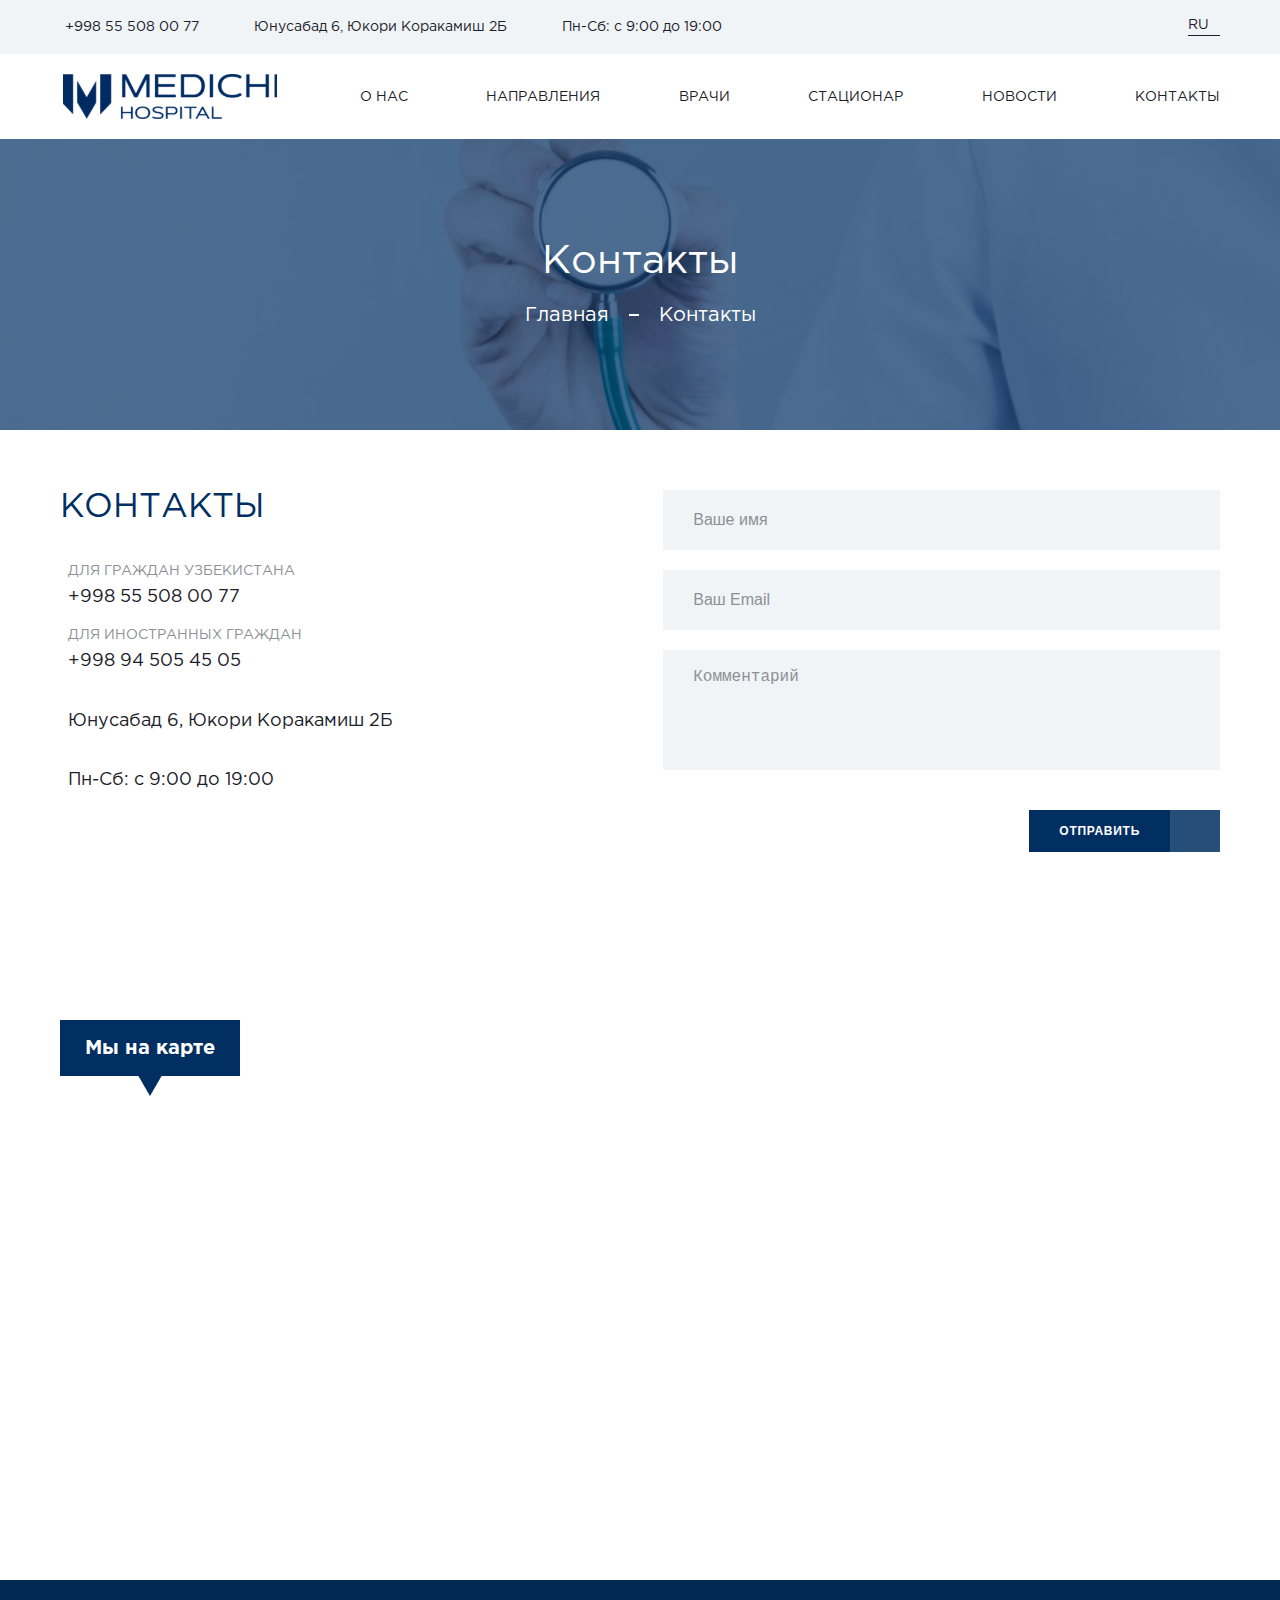
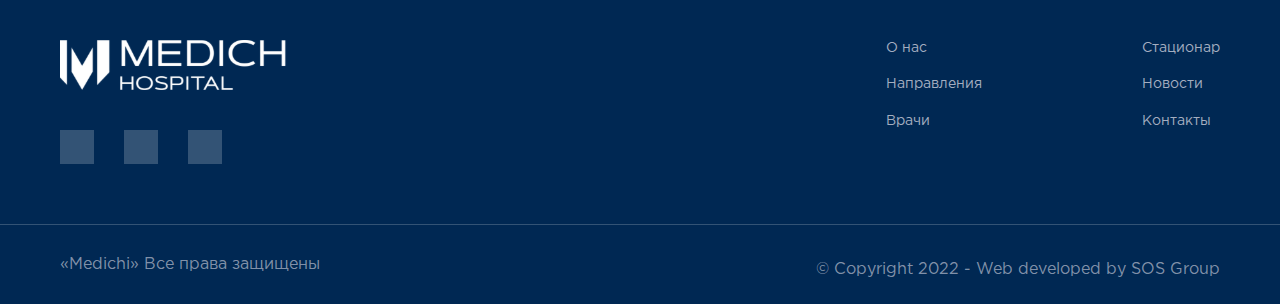
<file: medichi/contacts.html>
<!DOCTYPE html>
<html lang="en">
<head>
    <meta charset="UTF-8">
    <meta http-equiv="X-UA-Compatible" content="IE=edge">
    <meta name="viewport" content="width=device-width, initial-scale=1.0">
    <link rel="shortcut icon" href="foto/favicon/favicon.ico" type="image/x-icon" />
    <link rel="apple-touch-icon" sizes="180x180" href="foto/favicon/apple-touch-icon.png" />
    <link rel="icon" type="image/png" sizes="32x32" href="foto/favicon/favicon-32x32.png" />
    <link rel="icon" type="image/png" sizes="16x16" href="foto/favicon/favicon-16x16.png" />
    <link rel="manifest" href="foto/favicon/site.webmanifest" />
    <link rel="stylesheet" href="https://cdnjs.cloudflare.com/ajax/libs/font-awesome/5.15.3/css/all.min.css" integrity="sha512-iBBXm8fW90+nuLcSKlbmrPcLa0OT92xO1BIsZ+ywDWZCvqsWgccV3gFoRBv0z+8dLJgyAHIhR35VZc2oM/gI1w==" crossorigin="anonymous" referrerpolicy="no-referrer">
    <link rel="stylesheet" href="css/index.css">
    <link rel="stylesheet" href="css/fancybox-main.css"/>
    <link rel="stylesheet" href="css/owl.carousel.css">
    <link rel="stylesheet" href="css/slick.css">
    <title>Контакты</title>
</head>
<body>
    
    <!-- header start -->

    <header>
        <div class="header">
            <div class="header__cart">
                <section class="container">

                    <div class="header__top">
                        <ul class="header__contacts">
                            <li>
                                <a class="header__contacts__link" href="tel:+998 94 505 45 05">
                                    <span><i class="fas fa-phone-alt"></i></span>
                                    +998 55 508 00 77
                                </a>
                            </li>
    
                            <li>
                                <a class="header__contacts__link">
                                    <span><i class="fas fa-map-marker-alt"></i></span>
                                    Юнусабад 6, Юкори Коракамиш 2Б
                                </a>
                            </li>
    
                            <li>
                                <a class="header__contacts__link">
                                    <span><i class="fas fa-clock"></i></span>
                                    Пн-Сб: с 9:00 до 19:00
                                </a>
                            </li>
                        </ul>
    
    
                        <!-- language start -->
    
                        <div class="header__ru">
                                
                            <div class="header__ru_cart dropdown-trigger"data-target='dropdown1'>
                                  <a data-target='dropdown1' class="header__en__link">RU</a>
                                  <span class="header__en__link"><i class="fas fa-angle-down"></i></span>
                            </div>
                    
                            <div class="header__ru_none dropdown-content" id='dropdown1'>
                                <div class="header__ru_list active">
                                  <a href="#!-1" class="header__en__link">RU</a>
                                </div>
                        
                                <div class="header__ru_list">
                                  <a href="#!-2" class="header__en__link">EN</a>
                                </div>
                    
                                <div class="header__ru_list">
                                    <a href="#!-3" class="header__en__link">UZ</a>
                                  </div>
                            </div>
                        </div>
    
                         <!-- language start -->
                         
                    </div>
                    
                </section>
            </div>

            <section class="container">
                <div class="header__list">

                    <div class="header__logo">
                        <a href="index.html">
                            <img src="foto/logo.svg" alt="logo">
                        </a>
                    </div>
                    
                    <menu class="header__menu__max sidenav" id="slide-out">
                        <ul class="header__menu">
                            <li>
                                <a href="about.html" class="header__menu__link">О нас</a>
                            </li>
    
                            <li>
                                <a href="directions.html" class="header__menu__link">Направления</a>
                            </li>
    
                            <li>
                                <a href="doctors.html" class="header__menu__link">Врачи</a>
                            </li>
    
                            <li>
                                <a href="hospital.html" class="header__menu__link">Стационар</a>
                            </li>
    
                            <li>
                                <a href="news.html" class="header__menu__link">Новости</a>
                            </li>
    
                            <li>
                                <a href="contacts.html" class="header__menu__link">Контакты</a>
                            </li>
                        </ul>
                    </menu>

                    <div class="header__burger sidenav-trigger" data-target="slide-out">
						<div class="header__burger__start burger__start"><i class="fas fa-bars"></i></div>
					</div>
                    
                </div>
            </section>
        </div>
    </header>

    <!-- header end -->


    <!-- about_in start -->

    <div class="about_in" style="background-image:url(foto/fon_about.png);">
        <section class="container">
            <div class="about_in__cart">
                <h2 class="about_in__title__h2">Контакты</h2>
                <ul class="about_in__list__menu">
                    <li>
                        <a class="about_in__link__menu" href="index.html">Главная</a>
                    </li>

                    <li>
                        <a class="about_in__link__menu" href="#! ">Контакты</a>
                    </li>
                </ul>
            </div>
        </section>
    </div>

    <!-- about_in end -->


    <!-- Contacts start -->

    <div class="contacts">
        <section class="container">
            <div class="contacts__list">
                <div class="contactsIn__cart">
                    <h2 class="services__title__h2">Контакты</h2>
                    <ul class="contactsIn__menu">
                        <li>
                            <span><i class="fas fa-phone-alt"></i></span>
                            
                            <div>
                                <a href="tel:+998 55 508 00 77" class="contactsIn__menu__link">
                                    <span>Для граждан узбекистана</span>
                                     +998 55 508 00 77
                                </a>

                                <a href="tel:+998 94 505 45 05" class="contactsIn__menu__link">
                                    <span>Для иностранных граждан</span>
                                    +998 94 505 45 05
                                </a>
                            </div>
                        </li>
    
                        <li>
                            <span><i class="fas fa-map-marker-alt"></i></span>
                            <a class="contactsIn__menu__link">Юнусабад 6, Юкори Коракамиш 2Б</a>
                        </li>
                        
                        <li>
                            <span><i class="fas fa-clock"></i></span>
                            <a class="contactsIn__menu__link">Пн-Сб: с 9:00 до 19:00</a>
                        </li>
                    </ul>
                </div>
                <form action="#!" class="contacts__form">
                    <input class="contacts__input" type="text" placeholder="Ваше имя">
                    <input class="contacts__input" type="email" placeholder="Ваш Email">
                    <textarea name="text" class="contacts__textarea" placeholder="Комментарий"></textarea>
                    <button type="submit" class="contactsIn__link">Отправить <span><i class="fas fa-chevron-right"></i></span></button>
                </form>
            </div>
            <a target="_blank" class="contacts__map__link">Мы на карте</a>
        </section>

        <div class="contacts__map">
            <iframe src="https://www.google.com/maps/embed?pb=!1m14!1m8!1m3!1d5988.1027057785495!2d69.266342!3d41.372969!3m2!1i1024!2i768!4f13.1!3m3!1m2!1s0x0%3A0xd4e53010e0693d6b!2zNDHCsDIyJzIyLjciTiA2OcKwMTUnNTguOCJF!5e0!3m2!1sru!2s!4v1664795521454!5m2!1sru!2s" width="600" height="450" style="border:0;" allowfullscreen="" loading="lazy" referrerpolicy="no-referrer-when-downgrade"></iframe>
        </div>
    </div>

    <!-- Contacts end -->


    <!-- footer start -->

    <footer>
        <div class="footer">
            <section class="container">
                <div class="footer__list">
                    <div class="footer__cart">
                        <div class="footer__img">
                            <a href="index.html">
                                <img src="foto/footer__logo.svg" alt="footer__logo">
                            </a>
                        </div>

                        <ul class="footer__menu__icons">
                            <li>
                                <a href="#!" class="footer__link__icons"><i class="fab fa-instagram"></i></a>
                            </li>

                            <li>
                                <a href="#!" class="footer__link__icons"><i class="fab fa-facebook-f"></i></a>
                            </li>

                            <li>
                                <a href="#!" class="footer__link__icons"><i class="fab fa-telegram-plane"></i></a>
                            </li>
                        </ul>
                    </div>

                    <div class="footer__item">
                        <ul class="footer__menu">
                            <li>
                                <a href="about.html" class="footer__menu__link"> О нас </a>
                            </li>

                            <li>
                                <a href="directions.html" class="footer__menu__link">Направления </a>
                            </li>

                            <li>
                                <a href="doctors.html" class="footer__menu__link"> Врачи </a>
                            </li>
                        </ul>

                        <ul class="footer__menu">
                            <li>
                                <a href="hospital.html" class="footer__menu__link"> Стационар </a>
                            </li>

                            <li>
                                <a href="news.html" class="footer__menu__link">Новости </a>
                            </li>

                            <li>
                                <a href="contacts.html" class="footer__menu__link"> Контакты </a>
                            </li>
                        </ul>
                    </div>
                </div>
            </section>

            <div class="footer__bootom">
                <section class="container">
                    <div class="footer__bootom__list">
                        <h4 class="footer__title__h4">«Medichi» Все права защищены</h4>
                        <h4 class="footer__title__h4">© Copyright 2022 - Web developed by SOS Group</h4>
                    </div>
                </section>
            </div>
        </div>
    </footer>

    <!-- footer end -->
                                                
    
    <script src="js/jquery-3.6.1.min.js"></script>
    <script src="js/owl.carousel.js"></script>
    <script src="js/slick.min.js"></script>
    <script src="js/slick.js"></script>
    <script src="js/materialize.min.js"></script>
    <script src="js/fancyapps-ui.js"></script>
    <script src="js/fancybox_main.js"></script>
    <script src="js/mar_ru.js"></script>
    <script src="js/index.js"></script>
</body>
</html>
</file>
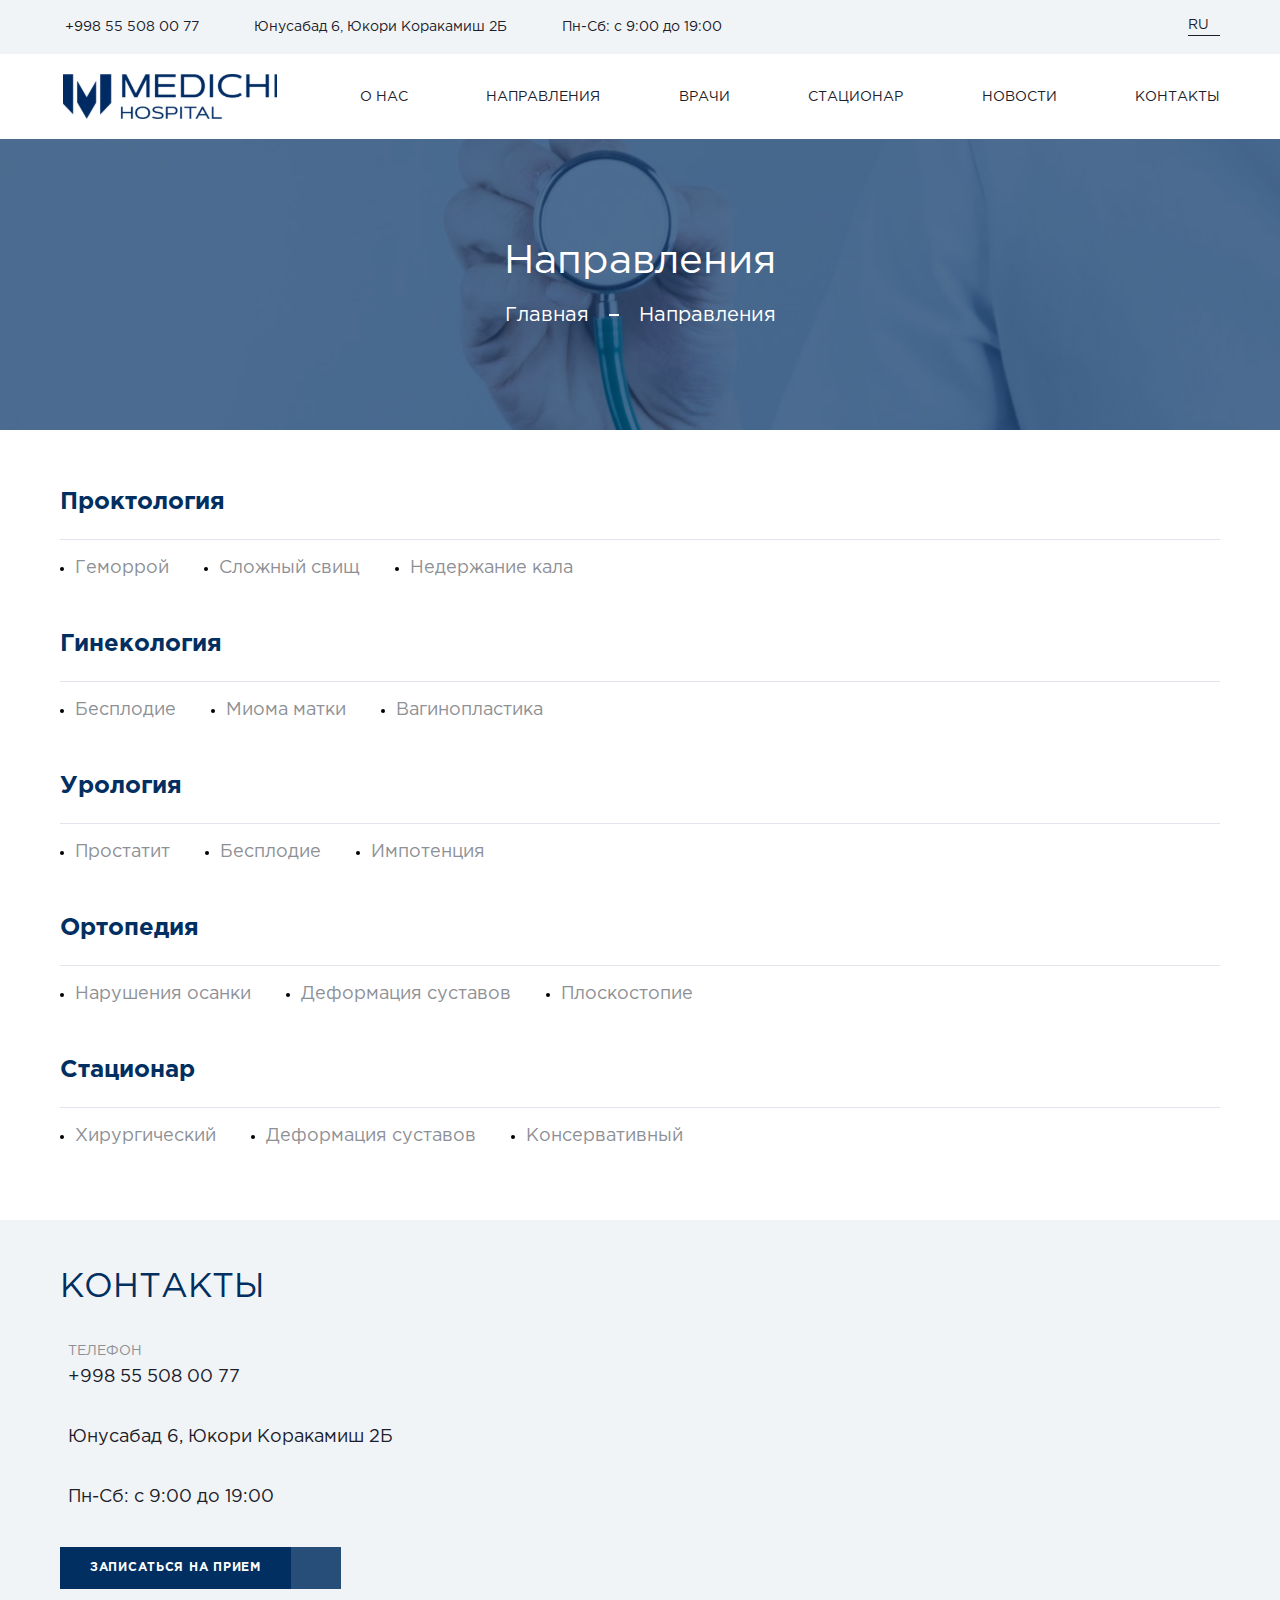
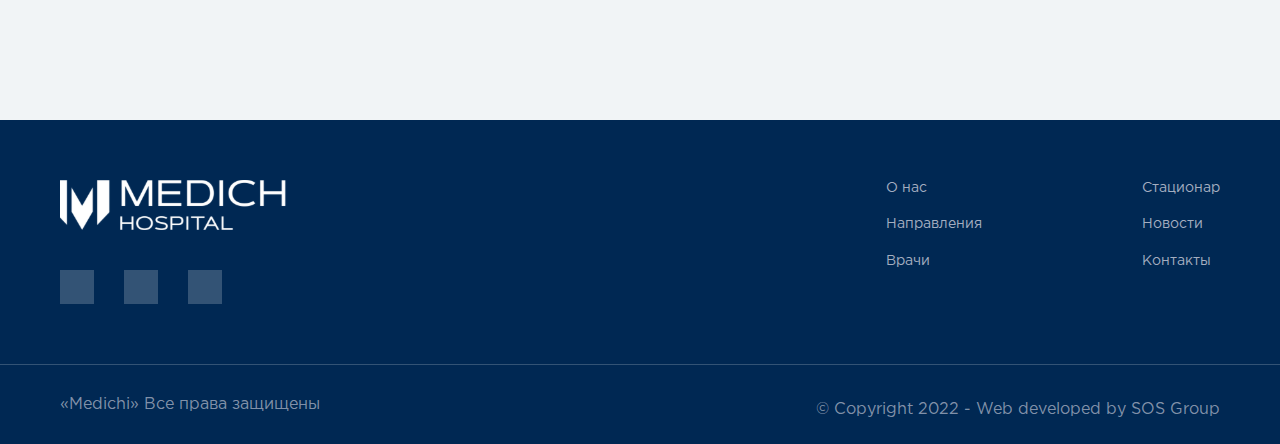
<file: medichi/directions.html>
<!DOCTYPE html>
<html lang="en">
<head>
    <meta charset="UTF-8">
    <meta http-equiv="X-UA-Compatible" content="IE=edge">
    <meta name="viewport" content="width=device-width, initial-scale=1.0">
    <link rel="shortcut icon" href="foto/favicon/favicon.ico" type="image/x-icon" />
    <link rel="apple-touch-icon" sizes="180x180" href="foto/favicon/apple-touch-icon.png" />
    <link rel="icon" type="image/png" sizes="32x32" href="foto/favicon/favicon-32x32.png" />
    <link rel="icon" type="image/png" sizes="16x16" href="foto/favicon/favicon-16x16.png" />
    <link rel="manifest" href="foto/favicon/site.webmanifest" />
    <link rel="stylesheet" href="https://cdnjs.cloudflare.com/ajax/libs/font-awesome/5.15.3/css/all.min.css" integrity="sha512-iBBXm8fW90+nuLcSKlbmrPcLa0OT92xO1BIsZ+ywDWZCvqsWgccV3gFoRBv0z+8dLJgyAHIhR35VZc2oM/gI1w==" crossorigin="anonymous" referrerpolicy="no-referrer">
    <link rel="stylesheet" href="css/index.css">
    <link rel="stylesheet" href="css/fancybox-main.css"/>
    <link rel="stylesheet" href="css/owl.carousel.css">
    <link rel="stylesheet" href="css/slick.css">
    <title>Направления</title>
</head>
<body> 
    
    <!-- header start -->

    <header>
        <div class="header">
            <div class="header__cart">
                <section class="container">

                    <div class="header__top">
                        <ul class="header__contacts">
                            <li>
                                <a class="header__contacts__link" href="tel:+998 94 505 45 05">
                                    <span><i class="fas fa-phone-alt"></i></span>
                                    +998 55 508 00 77
                                </a>
                            </li>
    
                            <li>
                                <a class="header__contacts__link">
                                    <span><i class="fas fa-map-marker-alt"></i></span>
                                    Юнусабад 6, Юкори Коракамиш 2Б
                                </a>
                            </li>
    
                            <li>
                                <a class="header__contacts__link">
                                    <span><i class="fas fa-clock"></i></span>
                                    Пн-Сб: с 9:00 до 19:00
                                </a>
                            </li>
                        </ul>
    
    
                        <!-- language start -->
    
                        <div class="header__ru">
                                
                            <div class="header__ru_cart dropdown-trigger"data-target='dropdown1'>
                                  <a data-target='dropdown1' class="header__en__link">RU</a>
                                  <span class="header__en__link"><i class="fas fa-angle-down"></i></span>
                            </div>
                    
                            <div class="header__ru_none dropdown-content" id='dropdown1'>
                                <div class="header__ru_list active">
                                  <a href="#!-1" class="header__en__link">RU</a>
                                </div>
                        
                                <div class="header__ru_list">
                                  <a href="#!-2" class="header__en__link">EN</a>
                                </div>
                    
                                <div class="header__ru_list">
                                    <a href="#!-3" class="header__en__link">UZ</a>
                                  </div>
                            </div>
                        </div>
    
                         <!-- language start -->
                         
                    </div>
                    
                </section>
            </div>

            <section class="container">
                <div class="header__list">

                    <div class="header__logo">
                        <a href="index.html">
                            <img src="foto/logo.svg" alt="logo">
                        </a>
                    </div>
                    
                    <menu class="header__menu__max sidenav" id="slide-out">
                        <ul class="header__menu">
                            <li>
                                <a href="about.html" class="header__menu__link">О нас</a>
                            </li>
    
                            <li>
                                <a href="directions.html" class="header__menu__link">Направления</a>
                            </li>
    
                            <li>
                                <a href="doctors.html" class="header__menu__link">Врачи</a>
                            </li>
    
                            <li>
                                <a href="hospital.html" class="header__menu__link">Стационар</a>
                            </li>
    
                            <li>
                                <a href="news.html" class="header__menu__link">Новости</a>
                            </li>
    
                            <li>
                                <a href="contacts.html" class="header__menu__link">Контакты</a>
                            </li>
                        </ul>
                    </menu>

                    <div class="header__burger sidenav-trigger" data-target="slide-out">
						<div class="header__burger__start burger__start"><i class="fas fa-bars"></i></div>
					</div>
                    
                </div>
            </section>
        </div>
    </header>

    <!-- header end --> 


    <!-- about_in start -->

    <div class="about_in" style="background-image:url(foto/fon_about.png);">
        <section class="container">
            <div class="about_in__cart">
                <h2 class="about_in__title__h2">Направления</h2>
                <ul class="about_in__list__menu">
                    <li>
                        <a class="about_in__link__menu" href="index.html">Главная</a>
                    </li>

                    <li>
                        <a class="about_in__link__menu" href="#! ">Направления</a>
                    </li>
                </ul>
            </div>
        </section>
    </div>

    <!-- about_in end -->


    <!-- directions start -->

    <div class="directions">
        <section class="container">
            <div class="directions__cart">

                <div class="directions__item">
                    <h2 class="directions__title__h2">Проктология</h2>
                    <ul class="directions__list">
                        <li>
                            <a href="directions_in.html" class="directions__link">Геморрой</a>
                        </li>

                        <li>
                            <a href="directions_in.html" class="directions__link">Сложный свищ</a>
                        </li>

                        <li>
                            <a href="directions_in.html" class="directions__link">Недержание кала</a>
                        </li>
                    </ul>
                </div>

                <div class="directions__item">
                    <h2 class="directions__title__h2">Гинекология</h2>
                    <ul class="directions__list">
                        <li>
                            <a href="directions_in.html" class="directions__link">Бесплодие</a>
                        </li>

                        <li>
                            <a href="directions_in.html" class="directions__link">Миома матки</a>
                        </li>

                        <li>
                            <a href="directions_in.html" class="directions__link">Вагинопластика</a>
                        </li>
                    </ul>
                </div>

                <div class="directions__item">
                    <h2 class="directions__title__h2">Урология</h2>
                    <ul class="directions__list">
                        <li>
                            <a href="directions_in.html" class="directions__link">Простатит</a>
                        </li>

                        <li>
                            <a href="directions_in.html" class="directions__link">Бесплодие</a>
                        </li>

                        <li>
                            <a href="directions_in.html" class="directions__link">Импотенция</a>
                        </li>
                    </ul>
                </div>

                <div class="directions__item">
                    <h2 class="directions__title__h2">Ортопедия</h2>
                    <ul class="directions__list">
                        <li>
                            <a href="directions_in.html" class="directions__link">Нарушения осанки</a>
                        </li>

                        <li>
                            <a href="directions_in.html" class="directions__link">Деформация суставов</a>
                        </li>

                        <li>
                            <a href="directions_in.html" class="directions__link">Плоскостопие</a>
                        </li>
                    </ul>
                </div>

                <div class="directions__item">
                    <h2 class="directions__title__h2">Стационар</h2>
                    <ul class="directions__list">
                        <li>
                            <a href="directions_in.html" class="directions__link">Хирургический</a>
                        </li>

                        <li>
                            <a href="directions_in.html" class="directions__link">Деформация суставов</a>
                        </li>

                        <li>
                            <a href="directions_in.html" class="directions__link">Консервативный</a>
                        </li>
                    </ul>
                </div>

            </div>
        </section>
    </div>

    <!-- directions end -->


    <!-- contactsIn start -->

    <div class="contactsIn">
        <section class="container">
        <div class="contactsIn__list">
                <div class="contactsIn__cart">
                    <h2 class="services__title__h2">Контакты</h2>
                     
                    <ul class="contactsIn__menu">
                        <li>
                            <span><i class="fas fa-phone-alt"></i></span>
                            
                            <div>
                                <a href="tel:+998 94 505 45 05" class="contactsIn__menu__link">
                                    <span>Телефон</span>
                                     +998 55 508 00 77
                                </a>
                            </div>
                        </li>
    
                        <li>
                            <span><i class="fas fa-map-marker-alt"></i></span>
                            <a class="contactsIn__menu__link">Юнусабад 6, Юкори Коракамиш 2Б</a>
                        </li>
                        
                        <li>
                            <span><i class="fas fa-clock"></i></span>
                            <a class="contactsIn__menu__link">Пн-Сб: с 9:00 до 19:00</a>
                        </li>
                    </ul>
    
                    <a href="#!" class="contactsIn__link">Записаться на прием <span><i class="fas fa-chevron-right"></i></span></a>
                </div>
                
                <div class="contactsIn__map">
                    <iframe src="https://www.google.com/maps/embed?pb=!1m14!1m8!1m3!1d5988.1027057785495!2d69.266342!3d41.372969!3m2!1i1024!2i768!4f13.1!3m3!1m2!1s0x0%3A0xd4e53010e0693d6b!2zNDHCsDIyJzIyLjciTiA2OcKwMTUnNTguOCJF!5e0!3m2!1sru!2s!4v1664795521454!5m2!1sru!2s" width="600" height="450" style="border:0;" allowfullscreen="" loading="lazy" referrerpolicy="no-referrer-when-downgrade"></iframe>
                </div>
            </div>
        </section>
    </div>

    <!-- contactsIn end -->


    <!-- footer start -->

    <footer>
        <div class="footer">
            <section class="container">
                <div class="footer__list">
                    <div class="footer__cart">
                        <div class="footer__img">
                            <a href="index.html">
                                <img src="foto/footer__logo.svg" alt="footer__logo">
                            </a>
                        </div>

                        <ul class="footer__menu__icons">
                            <li>
                                <a href="#!" class="footer__link__icons"><i class="fab fa-instagram"></i></a>
                            </li>

                            <li>
                                <a href="#!" class="footer__link__icons"><i class="fab fa-facebook-f"></i></a>
                            </li>

                            <li>
                                <a href="#!" class="footer__link__icons"><i class="fab fa-telegram-plane"></i></a>
                            </li>
                        </ul>
                    </div>

                    <div class="footer__item">
                        <ul class="footer__menu">
                            <li>
                                <a href="about.html" class="footer__menu__link"> О нас </a>
                            </li>

                            <li>
                                <a href="directions.html" class="footer__menu__link">Направления </a>
                            </li>

                            <li>
                                <a href="doctors.html" class="footer__menu__link"> Врачи </a>
                            </li>
                        </ul>

                        <ul class="footer__menu">
                            <li>
                                <a href="hospital.html" class="footer__menu__link"> Стационар </a>
                            </li>

                            <li>
                                <a href="news.html" class="footer__menu__link">Новости </a>
                            </li>

                            <li>
                                <a href="contacts.html" class="footer__menu__link"> Контакты </a>
                            </li>
                        </ul>
                    </div>
                </div>
            </section>

            <div class="footer__bootom">
                <section class="container">
                    <div class="footer__bootom__list">
                        <h4 class="footer__title__h4">«Medichi» Все права защищены</h4>
                        <h4 class="footer__title__h4">© Copyright 2022 - Web developed by SOS Group</h4>
                    </div>
                </section>
            </div>
        </div>
    </footer>

    <!-- footer end -->
                                                
    
    <script src="js/jquery-3.6.1.min.js"></script>
    <script src="js/owl.carousel.js"></script>
    <script src="js/slick.min.js"></script>
    <script src="js/slick.js"></script>
    <script src="js/materialize.min.js"></script>
    <script src="js/fancyapps-ui.js"></script>
    <script src="js/fancybox_main.js"></script>
    <script src="js/mar_ru.js"></script>
    <script src="js/index.js"></script>
</body>
</html>
</file>
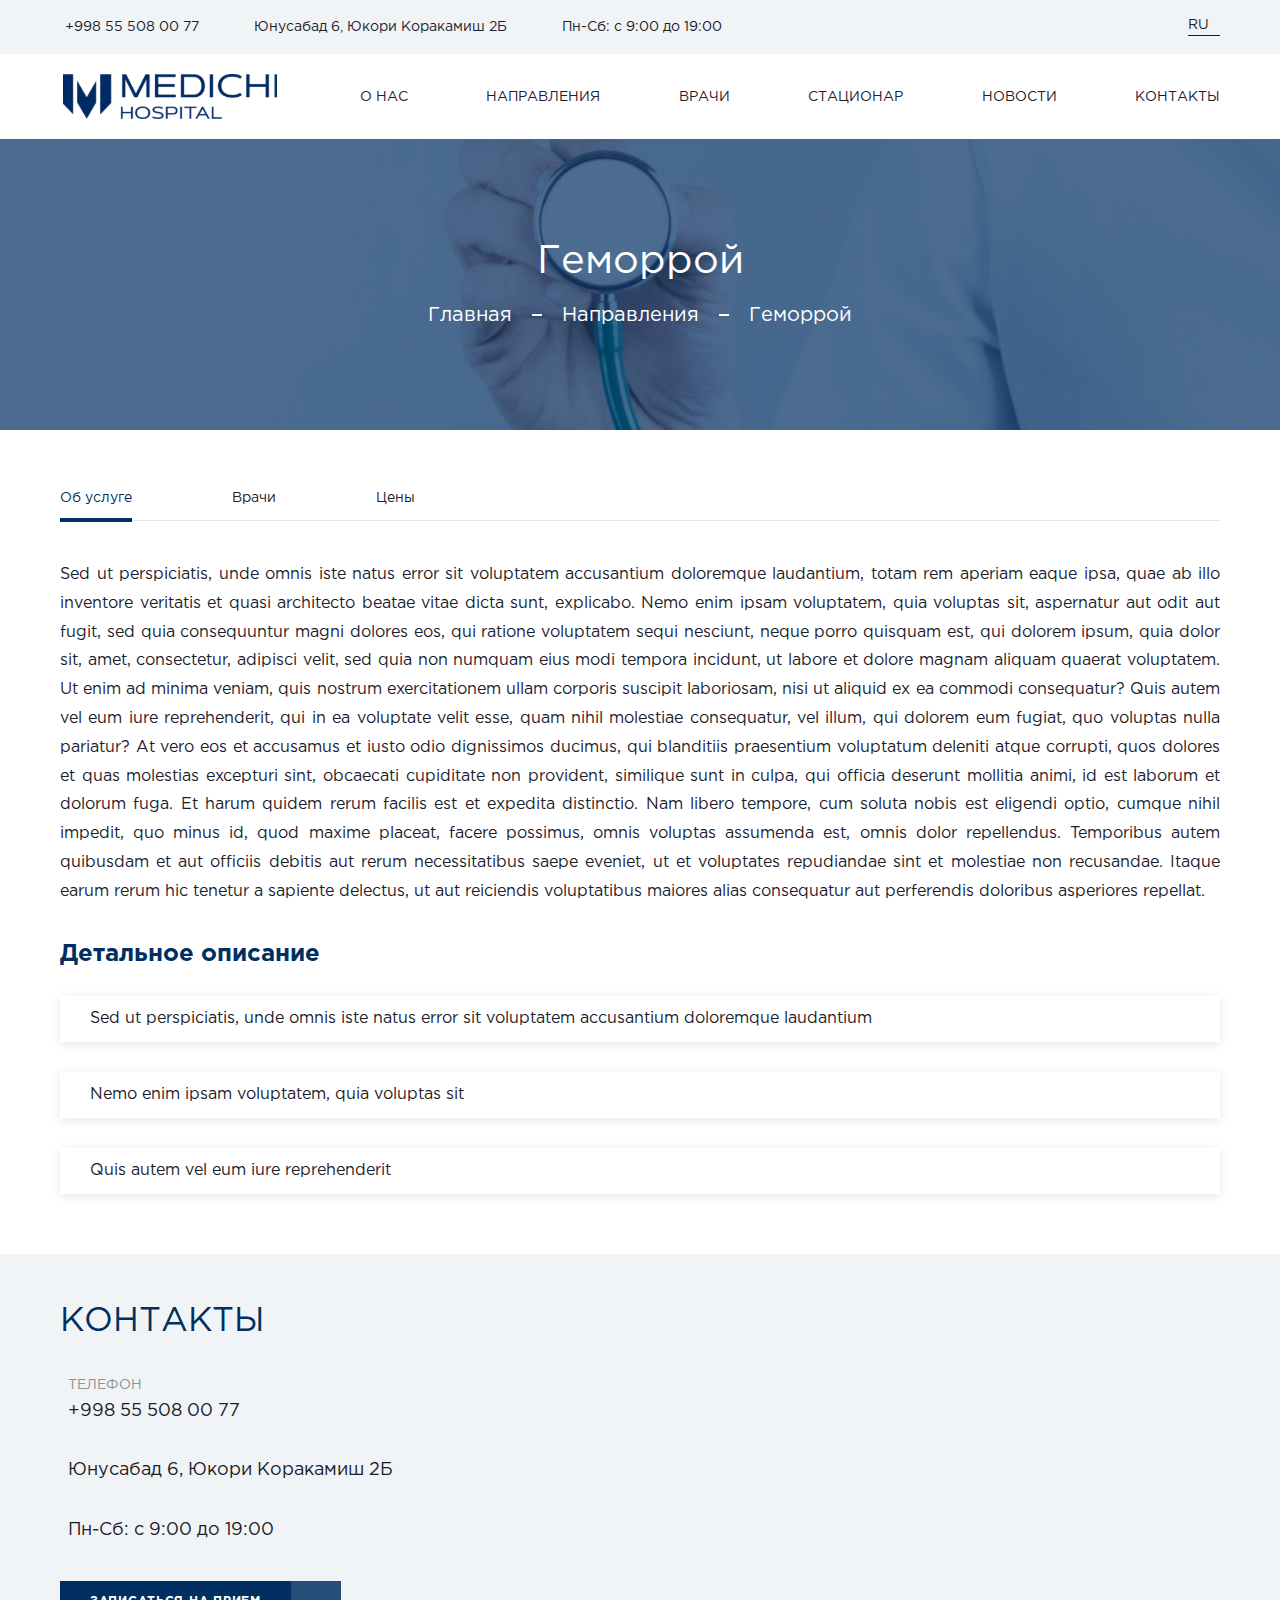
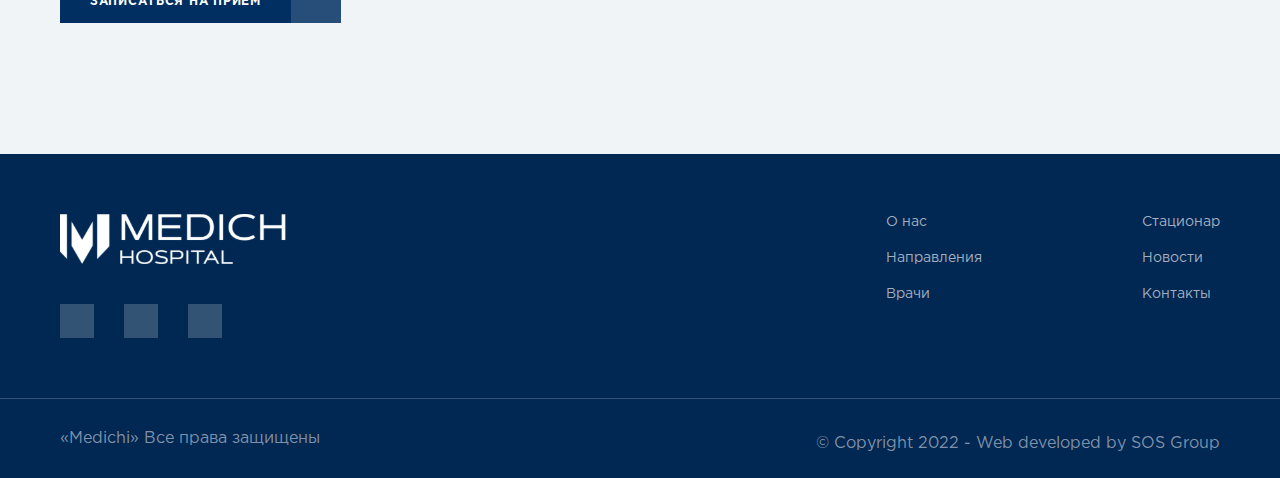
<file: medichi/directions_in.html>
<!DOCTYPE html>
<html lang="en">
<head>
    <meta charset="UTF-8">
    <meta http-equiv="X-UA-Compatible" content="IE=edge">
    <meta name="viewport" content="width=device-width, initial-scale=1.0">
    <link rel="shortcut icon" href="foto/favicon/favicon.ico" type="image/x-icon" />
    <link rel="apple-touch-icon" sizes="180x180" href="foto/favicon/apple-touch-icon.png" />
    <link rel="icon" type="image/png" sizes="32x32" href="foto/favicon/favicon-32x32.png" />
    <link rel="icon" type="image/png" sizes="16x16" href="foto/favicon/favicon-16x16.png" />
    <link rel="manifest" href="foto/favicon/site.webmanifest" />
    <link rel="stylesheet" href="https://cdnjs.cloudflare.com/ajax/libs/font-awesome/5.15.3/css/all.min.css" integrity="sha512-iBBXm8fW90+nuLcSKlbmrPcLa0OT92xO1BIsZ+ywDWZCvqsWgccV3gFoRBv0z+8dLJgyAHIhR35VZc2oM/gI1w==" crossorigin="anonymous" referrerpolicy="no-referrer">
    <link rel="stylesheet" href="css/index.css">
    <link rel="stylesheet" href="css/fancybox-main.css"/>
    <link rel="stylesheet" href="css/owl.carousel.css">
    <link rel="stylesheet" href="css/slick.css">
    <title>Геморрой</title>
</head>
<body>
    
    <!-- header start -->

    <header>
        <div class="header">
            <div class="header__cart">
                <section class="container">

                    <div class="header__top">
                        <ul class="header__contacts">
                            <li>
                                <a class="header__contacts__link" href="tel:+998 94 505 45 05">
                                    <span><i class="fas fa-phone-alt"></i></span>
                                    +998 55 508 00 77
                                </a>
                            </li>
    
                            <li>
                                <a class="header__contacts__link">
                                    <span><i class="fas fa-map-marker-alt"></i></span>
                                    Юнусабад 6, Юкори Коракамиш 2Б
                                </a>
                            </li>
    
                            <li>
                                <a class="header__contacts__link">
                                    <span><i class="fas fa-clock"></i></span>
                                    Пн-Сб: с 9:00 до 19:00
                                </a>
                            </li>
                        </ul>
    
    
                        <!-- language start -->
    
                        <div class="header__ru">
                                
                            <div class="header__ru_cart dropdown-trigger"data-target='dropdown1'>
                                  <a data-target='dropdown1' class="header__en__link">RU</a>
                                  <span class="header__en__link"><i class="fas fa-angle-down"></i></span>
                            </div>
                    
                            <div class="header__ru_none dropdown-content" id='dropdown1'>
                                <div class="header__ru_list active">
                                  <a href="#!-1" class="header__en__link">RU</a>
                                </div>
                        
                                <div class="header__ru_list">
                                  <a href="#!-2" class="header__en__link">EN</a>
                                </div>
                    
                                <div class="header__ru_list">
                                    <a href="#!-3" class="header__en__link">UZ</a>
                                  </div>
                            </div>
                        </div>
    
                         <!-- language start -->
                         
                    </div>
                    
                </section>
            </div>

            <section class="container">
                <div class="header__list">

                    <div class="header__logo">
                        <a href="index.html">
                            <img src="foto/logo.svg" alt="logo">
                        </a>
                    </div>
                    
                    <menu class="header__menu__max sidenav" id="slide-out">
                        <ul class="header__menu">
                            <li>
                                <a href="about.html" class="header__menu__link">О нас</a>
                            </li>
    
                            <li>
                                <a href="directions.html" class="header__menu__link">Направления</a>
                            </li>
    
                            <li>
                                <a href="doctors.html" class="header__menu__link">Врачи</a>
                            </li>
    
                            <li>
                                <a href="hospital.html" class="header__menu__link">Стационар</a>
                            </li>
    
                            <li>
                                <a href="news.html" class="header__menu__link">Новости</a>
                            </li>
    
                            <li>
                                <a href="contacts.html" class="header__menu__link">Контакты</a>
                            </li>
                        </ul>
                    </menu>

                    <div class="header__burger sidenav-trigger" data-target="slide-out">
						<div class="header__burger__start burger__start"><i class="fas fa-bars"></i></div>
					</div>
                    
                </div>
            </section>
        </div>
    </header>

    <!-- header end --> 
 

    <!-- about_in start -->

    <div class="about_in" style="background-image:url(foto/fon_about.png);">
        <section class="container">
            <div class="about_in__cart">
                <h2 class="about_in__title__h2">Геморрой</h2>
                <ul class="about_in__list__menu">
                    <li>
                        <a class="about_in__link__menu" href="index.html">Главная</a>
                    </li>

                    <li>
                        <a class="about_in__link__menu" href="directions.html">Направления</a>
                    </li>

                    <li>
                        <a class="about_in__link__menu" href="#! ">Геморрой</a>
                    </li>
                </ul>
            </div>
        </section>
    </div>

    <!-- about_in end -->


    <!-- directions_in start -->

    <div class="directions_in">
        <section class="container">
            <div class="directions_in__cart">

                <ul class="directions_in__menu">
                    <li class="directions_in__menu__item">
                        <a class="directions_in__link">Об услуге</a>
                    </li>

                    <li class="directions_in__menu__item">
                        <a class="directions_in__link" >Врачи</a>
                    </li>

                    <li class="directions_in__menu__item">
                        <a class="directions_in__link" >Цены</a>
                    </li>
                </ul>


                <section class="directions_in__item__cart__max">

                    <div class="directions_in__item">

                        <div class="directions_in__item__text">
                            <p>
                                Sed ut perspiciatis, unde omnis iste natus error sit voluptatem accusantium doloremque laudantium, totam rem aperiam eaque ipsa, quae ab illo inventore veritatis et quasi architecto beatae vitae dicta sunt, explicabo. Nemo enim ipsam voluptatem, quia voluptas sit, aspernatur aut odit aut fugit, sed quia consequuntur magni dolores eos, qui ratione voluptatem sequi nesciunt, neque porro quisquam est, qui dolorem ipsum, quia dolor sit, amet, consectetur, adipisci velit, sed quia non numquam eius modi tempora incidunt, ut labore et dolore magnam aliquam quaerat voluptatem. Ut enim ad minima veniam, quis nostrum exercitationem ullam corporis suscipit laboriosam, nisi ut aliquid ex ea commodi consequatur? Quis autem vel eum iure reprehenderit, qui in ea voluptate velit esse, quam nihil molestiae consequatur, vel illum, qui dolorem eum fugiat, quo voluptas nulla pariatur? At vero eos et accusamus et iusto odio dignissimos ducimus, qui blanditiis praesentium voluptatum deleniti atque corrupti, quos dolores et quas molestias excepturi sint, obcaecati cupiditate non provident, similique sunt in culpa, qui officia deserunt mollitia animi, id est laborum et dolorum fuga. Et harum quidem rerum facilis est et expedita distinctio. Nam libero tempore, cum soluta nobis est eligendi optio, cumque nihil impedit, quo minus id, quod maxime placeat, facere possimus, omnis voluptas assumenda est, omnis dolor repellendus. Temporibus autem quibusdam et aut officiis debitis aut rerum necessitatibus saepe eveniet, ut et voluptates repudiandae sint et molestiae non recusandae. Itaque earum rerum hic tenetur a sapiente delectus, ut aut reiciendis voluptatibus maiores alias consequatur aut perferendis doloribus asperiores repellat.
                            </p>
                        </div>
    
                        <h2 class="directions_in__item__title__h2">Детальное описание</h2>
    
                        <ul class="directions_in__accordion">
    
                            <li class="services__item directions_in__accordion__item">
                                <h2 class="directions_in__accordion__title services__label">Sed ut perspiciatis, unde omnis iste natus error sit voluptatem accusantium doloremque laudantium <span><i class="fas fa-chevron-down"></i></span></h2>
                                <div class="directions_in__accordion__text">
                                    <p>Sed ut perspiciatis, unde omnis iste natus error sit voluptatem accusantium doloremque laudantium, totam rem aperiam eaque ipsa, quae ab illo inventore veritatis et quasi architecto beatae vitae dicta sunt, explicabo. Nemo enim ipsam voluptatem, quia voluptas sit, aspernatur aut odit aut fugit, sed quia consequuntur magni dolores eos, qui ratione voluptatem sequi nesciunt, neque porro quisquam est, qui dolorem ipsum, quia dolor sit, amet, consectetur, adipisci velit, sed quia non numquam eius modi tempora incidunt, ut labore et dolore magnam aliquam quaerat voluptatem. Ut enim ad minima veniam, quis nostrum exercitationem ullam corporis suscipit laboriosam, nisi ut aliquid ex ea commodi consequatur.</p>
                                </div>
                            </li>
    
                            <li class="services__item directions_in__accordion__item">
                                <h2 class="directions_in__accordion__title services__label">Nemo enim ipsam voluptatem, quia voluptas sit <span><i class="fas fa-chevron-down"></i></span></h2>
                                <div class="directions_in__accordion__text">
                                    <p>Sed ut perspiciatis, unde omnis iste natus error sit voluptatem accusantium doloremque laudantium, totam rem aperiam eaque ipsa, quae ab illo inventore veritatis et quasi architecto beatae vitae dicta sunt, explicabo. Nemo enim ipsam voluptatem, quia voluptas sit, aspernatur aut odit aut fugit, sed quia consequuntur magni dolores eos, qui ratione voluptatem sequi nesciunt, neque porro quisquam est, qui dolorem ipsum, quia dolor sit, amet, consectetur, adipisci velit, sed quia non numquam eius modi tempora incidunt, ut labore et dolore magnam aliquam quaerat voluptatem. Ut enim ad minima veniam, quis nostrum exercitationem ullam corporis suscipit laboriosam, nisi ut aliquid ex ea commodi consequatur.</p>
                                </div>
                            </li>
    
                            <li class="services__item directions_in__accordion__item">
                                <h2 class="directions_in__accordion__title services__label">Quis autem vel eum iure reprehenderit <span><i class="fas fa-chevron-down"></i></span></h2>
                                <div class="directions_in__accordion__text">
                                    <p>Sed ut perspiciatis, unde omnis iste natus error sit voluptatem accusantium doloremque laudantium, totam rem aperiam eaque ipsa, quae ab illo inventore veritatis et quasi architecto beatae vitae dicta sunt, explicabo. Nemo enim ipsam voluptatem, quia voluptas sit, aspernatur aut odit aut fugit, sed quia consequuntur magni dolores eos, qui ratione voluptatem sequi nesciunt, neque porro quisquam est, qui dolorem ipsum, quia dolor sit, amet, consectetur, adipisci velit, sed quia non numquam eius modi tempora incidunt, ut labore et dolore magnam aliquam quaerat voluptatem. Ut enim ad minima veniam, quis nostrum exercitationem ullam corporis suscipit laboriosam, nisi ut aliquid ex ea commodi consequatur.</p>
                                </div>
                            </li>
                        </ul>
    
                    </div>
    
                    
                    <div class="directions_in__item">
                        <div class="doctors">
    
                            <div class="owl-carousel">
                                    
                                <div class="doctors__item">
                                    <a href="doctors_in.html">
                                        <div class="doctors__img">
                                            <img src="foto/doctors_5.png" alt="doctors">
                                        </div>
                                        <h3 class="doctors__title__h3">John doe</h3>
                                        <h4 class="doctors__title__h4">Врач гинеколог-хирург</h4>
                                    </a>
                                </div>
                                
                                <div class="doctors__item">
                                    <a href="doctors_in.html">
                                        <div class="doctors__img">
                                            <img src="foto/doctors_01.png" alt="doctors">
                                        </div>
                                        <h3 class="doctors__title__h3">YI LIN</h3>
                                        <h4 class="doctors__title__h4">Врач проктолог</h4>
                                    </a>
                                </div>
                                
                                <div class="doctors__item">
                                    <a href="doctors_in.html">
                                        <div class="doctors__img">
                                            <img src="foto/doctors_02.png" alt="doctors">
                                        </div>
                                        <h3 class="doctors__title__h3">GONG LANFANG</h3>
                                        <h4 class="doctors__title__h4">Врач проктолог</h4>
                                    </a>
                                </div>
                                
                                <div class="doctors__item">
                                    <a href="doctors_in.html">
                                        <div class="doctors__img">
                                            <img src="foto/doctors_03.png" alt="doctors">
                                        </div>
                                        <h3 class="doctors__title__h3">WANG QIN</h3>
                                        <h4 class="doctors__title__h4">Врач гинеколог</h4>
                                    </a>
                                </div>
                                
                            </div>
                            
                        </div>
                    </div>
                    
    
                    <div class="directions_in__item">
                        <div class="directions_in__table__cart">
                            <table class="directions_in__table">
                                <tr>
                                    <th><h2>Геморрой</h2></th>
                                    <th>Цены</th>
                                    <th>Курс лечения</th>
                                </tr>
        
                                <tr>
                                    <td>Sed ut perspiciatis, unde omnis</td>
                                    <td>от 200 000 сум</td>
                                    <td><p>2 дня</p></td>
                                </tr>
        
                                <tr>
                                    <td>Nemo enim ipsam voluptatem</td>
                                    <td><a href="#!">Запросить стоимость</a></td>
                                    <td>3 дня</td>
                                </tr>
        
                                <tr>
                                    <td>Nemo enim ipsam voluptatem</td>
                                    <td>от 500 000 сум</td>
                                    <td><a href="#!">Получить курс лечения</a></td>
                                </tr>
        
                                <tr>
                                    <td>At vero eos et accusamus et iusto</td>
                                    <td>от 350 000 сум</td>
                                    <td>1 день</td>
                                </tr>
                            </table>
                        </div>
                    </div>
                    
                </section>
            </div>
        </section>
    </div>

    <!-- directions_in end -->


    <!-- contactsIn start -->

    <div class="contactsIn">
        <section class="container">
        <div class="contactsIn__list">
                <div class="contactsIn__cart">
                    <h2 class="services__title__h2">Контакты</h2>
                     
                    <ul class="contactsIn__menu">
                        <li>
                            <span><i class="fas fa-phone-alt"></i></span>
                            
                            <div>
                                <a href="tel:+998 94 505 45 05" class="contactsIn__menu__link">
                                    <span>Телефон</span>
                                     +998 55 508 00 77
                                </a>
                            </div>
                        </li>
    
                        <li>
                            <span><i class="fas fa-map-marker-alt"></i></span>
                            <a class="contactsIn__menu__link">Юнусабад 6, Юкори Коракамиш 2Б</a>
                        </li>
                        
                        <li>
                            <span><i class="fas fa-clock"></i></span>
                            <a class="contactsIn__menu__link">Пн-Сб: с 9:00 до 19:00</a>
                        </li>
                    </ul>
    
                    <a href="#!" class="contactsIn__link">Записаться на прием <span><i class="fas fa-chevron-right"></i></span></a>
                </div>
                
                <div class="contactsIn__map">
                    <iframe src="https://www.google.com/maps/embed?pb=!1m14!1m8!1m3!1d5988.1027057785495!2d69.266342!3d41.372969!3m2!1i1024!2i768!4f13.1!3m3!1m2!1s0x0%3A0xd4e53010e0693d6b!2zNDHCsDIyJzIyLjciTiA2OcKwMTUnNTguOCJF!5e0!3m2!1sru!2s!4v1664795521454!5m2!1sru!2s" width="600" height="450" style="border:0;" allowfullscreen="" loading="lazy" referrerpolicy="no-referrer-when-downgrade"></iframe>
                </div>
            </div>
        </section>
    </div>

    <!-- contactsIn end -->


    <!-- footer start -->

    <footer>
        <div class="footer">
            <section class="container">
                <div class="footer__list">
                    <div class="footer__cart">
                        <div class="footer__img">
                            <a href="index.html">
                                <img src="foto/footer__logo.svg" alt="footer__logo">
                            </a>
                        </div>

                        <ul class="footer__menu__icons">
                            <li>
                                <a href="#!" class="footer__link__icons"><i class="fab fa-instagram"></i></a>
                            </li>

                            <li>
                                <a href="#!" class="footer__link__icons"><i class="fab fa-facebook-f"></i></a>
                            </li>

                            <li>
                                <a href="#!" class="footer__link__icons"><i class="fab fa-telegram-plane"></i></a>
                            </li>
                        </ul>
                    </div>

                    <div class="footer__item">
                        <ul class="footer__menu">
                            <li>
                                <a href="about.html" class="footer__menu__link"> О нас </a>
                            </li>

                            <li>
                                <a href="directions.html" class="footer__menu__link">Направления </a>
                            </li>

                            <li>
                                <a href="doctors.html" class="footer__menu__link"> Врачи </a>
                            </li>
                        </ul>

                        <ul class="footer__menu">
                            <li>
                                <a href="hospital.html" class="footer__menu__link"> Стационар </a>
                            </li>

                            <li>
                                <a href="news.html" class="footer__menu__link">Новости </a>
                            </li>

                            <li>
                                <a href="contacts.html" class="footer__menu__link"> Контакты </a>
                            </li>
                        </ul>
                    </div>
                </div>
            </section>

            <div class="footer__bootom">
                <section class="container">
                    <div class="footer__bootom__list">
                        <h4 class="footer__title__h4">«Medichi» Все права защищены</h4>
                        <h4 class="footer__title__h4">© Copyright 2022 - Web developed by SOS Group</h4>
                    </div>
                </section>
            </div>
        </div>
    </footer>

    <!-- footer end -->
                                                
    
    <script src="js/jquery-3.6.1.min.js"></script>
    <script src="js/owl.carousel.js"></script>
    <script src="js/slick.min.js"></script>
    <script src="js/slick.js"></script>
    <script src="js/materialize.min.js"></script>
    <script src="js/fancyapps-ui.js"></script>
    <script src="js/fancybox_main.js"></script>
    <script src="js/mar_ru.js"></script>
    <script src="js/index.js"></script>
</body>
</html>
</file>
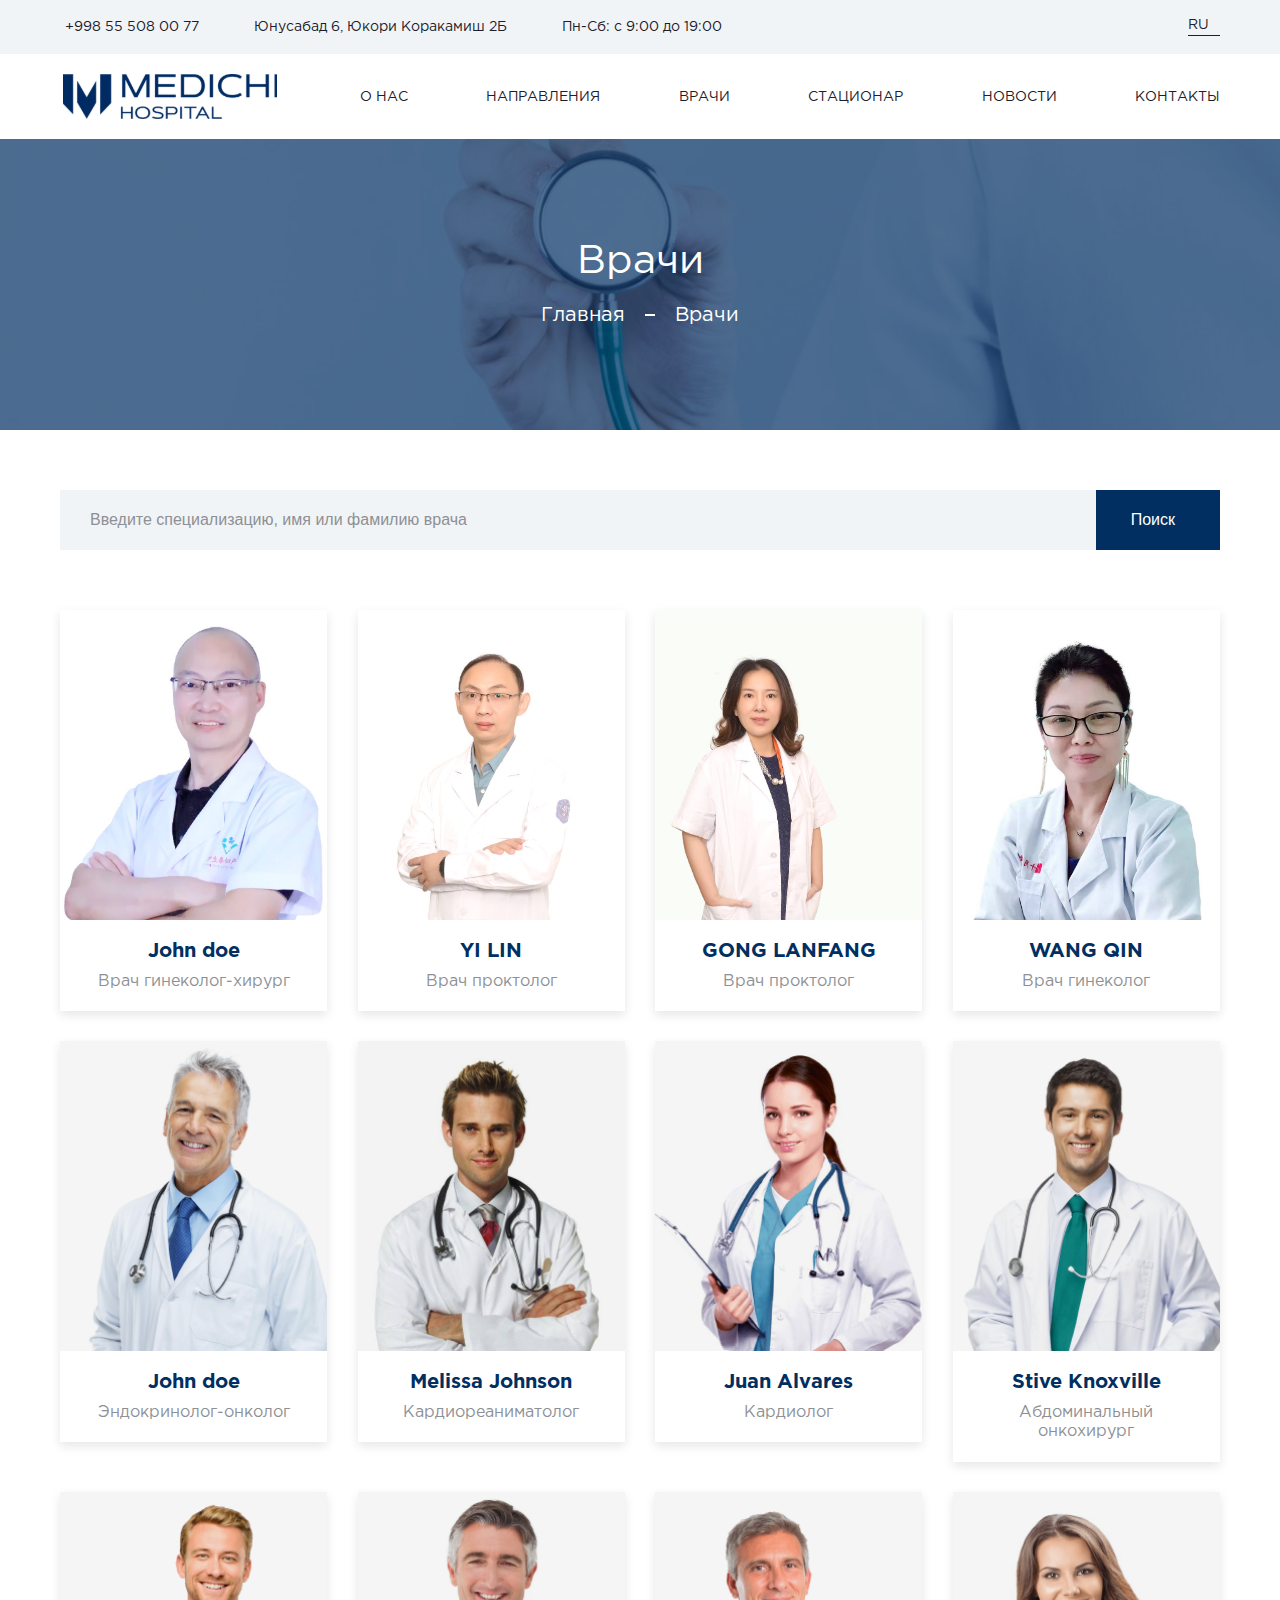
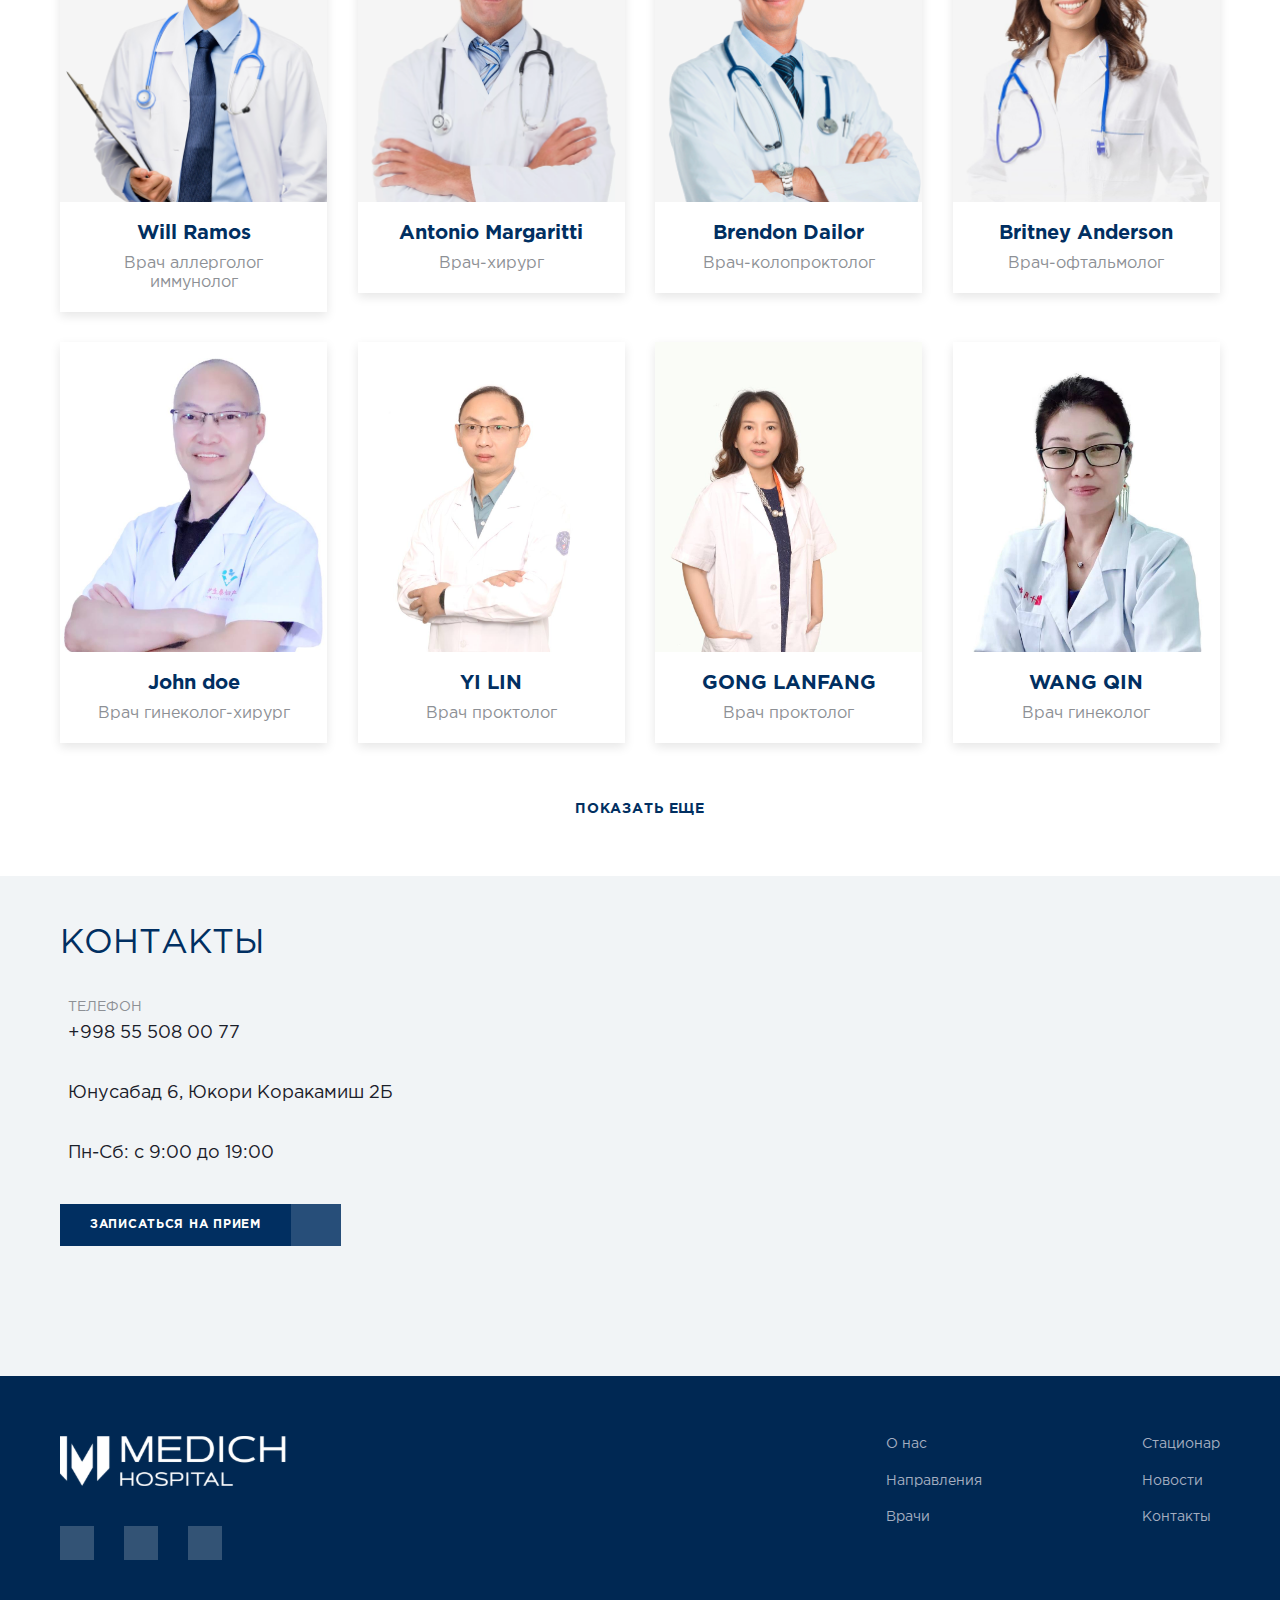
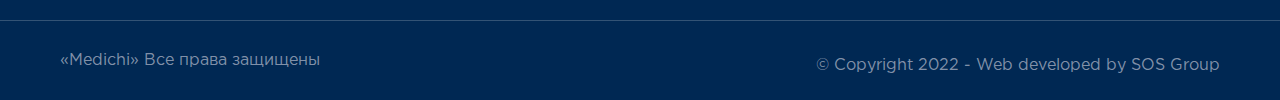
<file: medichi/doctors.html>
<!DOCTYPE html>
<html lang="en">
<head>
    <meta charset="UTF-8">
    <meta http-equiv="X-UA-Compatible" content="IE=edge">
    <meta name="viewport" content="width=device-width, initial-scale=1.0">
    <link rel="shortcut icon" href="foto/favicon/favicon.ico" type="image/x-icon" />
    <link rel="apple-touch-icon" sizes="180x180" href="foto/favicon/apple-touch-icon.png" />
    <link rel="icon" type="image/png" sizes="32x32" href="foto/favicon/favicon-32x32.png" />
    <link rel="icon" type="image/png" sizes="16x16" href="foto/favicon/favicon-16x16.png" />
    <link rel="manifest" href="foto/favicon/site.webmanifest" />
    <link rel="stylesheet" href="https://cdnjs.cloudflare.com/ajax/libs/font-awesome/5.15.3/css/all.min.css" integrity="sha512-iBBXm8fW90+nuLcSKlbmrPcLa0OT92xO1BIsZ+ywDWZCvqsWgccV3gFoRBv0z+8dLJgyAHIhR35VZc2oM/gI1w==" crossorigin="anonymous" referrerpolicy="no-referrer">
    <link rel="stylesheet" href="css/index.css">
    <link rel="stylesheet" href="css/fancybox-main.css"/>
    <link rel="stylesheet" href="css/owl.carousel.css">
    <link rel="stylesheet" href="css/slick.css">
    <title>Врачи</title>
</head>
<body>
    
    <!-- header start -->

    <header>
        <div class="header">
            <div class="header__cart">
                <section class="container">

                    <div class="header__top">
                        <ul class="header__contacts">
                            <li>
                                <a class="header__contacts__link" href="tel:+998 94 505 45 05">
                                    <span><i class="fas fa-phone-alt"></i></span>
                                    +998 55 508 00 77
                                </a>
                            </li>
    
                            <li>
                                <a class="header__contacts__link">
                                    <span><i class="fas fa-map-marker-alt"></i></span>
                                    Юнусабад 6, Юкори Коракамиш 2Б
                                </a>
                            </li>
    
                            <li>
                                <a class="header__contacts__link">
                                    <span><i class="fas fa-clock"></i></span>
                                    Пн-Сб: с 9:00 до 19:00
                                </a>
                            </li>
                        </ul>
    
    
                        <!-- language start -->
    
                        <div class="header__ru">
                                
                            <div class="header__ru_cart dropdown-trigger"data-target='dropdown1'>
                                  <a data-target='dropdown1' class="header__en__link">RU</a>
                                  <span class="header__en__link"><i class="fas fa-angle-down"></i></span>
                            </div>
                    
                            <div class="header__ru_none dropdown-content" id='dropdown1'>
                                <div class="header__ru_list active">
                                  <a href="#!-1" class="header__en__link">RU</a>
                                </div>
                        
                                <div class="header__ru_list">
                                  <a href="#!-2" class="header__en__link">EN</a>
                                </div>
                    
                                <div class="header__ru_list">
                                    <a href="#!-3" class="header__en__link">UZ</a>
                                  </div>
                            </div>
                        </div>
    
                         <!-- language start -->
                         
                    </div>
                    
                </section>
            </div>

            <section class="container">
                <div class="header__list">

                    <div class="header__logo">
                        <a href="index.html">
                            <img src="foto/logo.svg" alt="logo">
                        </a>
                    </div>
                    
                    <menu class="header__menu__max sidenav" id="slide-out">
                        <ul class="header__menu">
                            <li>
                                <a href="about.html" class="header__menu__link">О нас</a>
                            </li>
    
                            <li>
                                <a href="directions.html" class="header__menu__link">Направления</a>
                            </li>
    
                            <li>
                                <a href="doctors.html" class="header__menu__link">Врачи</a>
                            </li>
    
                            <li>
                                <a href="hospital.html" class="header__menu__link">Стационар</a>
                            </li>
    
                            <li>
                                <a href="news.html" class="header__menu__link">Новости</a>
                            </li>
    
                            <li>
                                <a href="contacts.html" class="header__menu__link">Контакты</a>
                            </li>
                        </ul>
                    </menu>

                    <div class="header__burger sidenav-trigger" data-target="slide-out">
						<div class="header__burger__start burger__start"><i class="fas fa-bars"></i></div>
					</div>
                    
                </div>
            </section>
        </div>
    </header>

    <!-- header end -->


    <!-- about_in start -->

    <div class="about_in" style="background-image:url(foto/fon_about.png);">
        <section class="container">
            <div class="about_in__cart">
                <h2 class="about_in__title__h2">Врачи</h2>
                <ul class="about_in__list__menu">
                    <li>
                        <a class="about_in__link__menu" href="index.html">Главная</a>
                    </li>

                    <li>
                        <a class="about_in__link__menu" href="doctors.htmll">Врачи</a>
                    </li>
                </ul>
            </div>
        </section>
    </div>

    <!-- about_in end -->


    <!-- doctors start -->

    <div class="doctors_in">
        <section class="container">
            <div class="doctors_in__cart">
                <form action="#!" class="doctors_in__form">
                    <input class="doctors_in__input" type="text" placeholder="Введите специализацию, имя или фамилию врача">
                    <button class="doctors_in__button" type="submit">Поиск <span><i class="fas fa-search"></i></span></button>
                </form>
                
                <div class="doctors_in__list">

                    <div class="doctors_in__item">
                        <div class="doctors__img">
                            <img src="foto/doctors_5.png" alt="doctors">
                        </div>
                        <h3 class="doctors__title__h3">John doe</h3>
                        <h4 class="doctors__title__h4">Врач гинеколог-хирург</h4>
                        <div class="doctors_in__item__link">
                            <a href="doctors_in.html" class="doctors_in__link">Подробнее</a>
                        </div>
                    </div>

                    <div class="doctors_in__item">
                        <div class="doctors__img">
                            <img src="foto/doctors_01.png" alt="doctors">
                        </div>
                        <h3 class="doctors__title__h3">YI LIN</h3>
                        <h4 class="doctors__title__h4">Врач проктолог</h4>
                        <div class="doctors_in__item__link">
                            <a href="doctors_in.html" class="doctors_in__link">Подробнее</a>
                        </div>
                    </div>

                    <div class="doctors_in__item">
                        <div class="doctors__img">
                            <img src="foto/doctors_02.png" alt="doctors">
                        </div>
                        <h3 class="doctors__title__h3">GONG LANFANG</h3>
                        <h4 class="doctors__title__h4">Врач проктолог</h4>
                        <div class="doctors_in__item__link">
                            <a href="doctors_in.html" class="doctors_in__link">Подробнее</a>
                        </div>
                    </div>

                    <div class="doctors_in__item">
                        <div class="doctors__img">
                            <img src="foto/doctors_03.png" alt="doctors">
                        </div>
                        <h3 class="doctors__title__h3">WANG QIN</h3>
                        <h4 class="doctors__title__h4">Врач гинеколог</h4>
                        <div class="doctors_in__item__link">
                            <a href="doctors_in.html" class="doctors_in__link">Подробнее</a>
                        </div>
                    </div>

                    <div class="doctors_in__item">
                        <div class="doctors__img">
                            <img src="foto/doc_1.png" alt="doctors">
                        </div>
                        <h3 class="doctors__title__h3">John doe</h3>
                        <h4 class="doctors__title__h4">Эндокринолог-онколог</h4>
                        <div class="doctors_in__item__link">
                            <a href="doctors_in.html" class="doctors_in__link">Подробнее</a>
                        </div>
                    </div>

                    <div class="doctors_in__item">
                        <div class="doctors__img">
                            <img src="foto/doc_2.png" alt="doctors">
                        </div>
                        <h3 class="doctors__title__h3">Melissa Johnson</h3>
                        <h4 class="doctors__title__h4">Кардиореаниматолог</h4>
                        <div class="doctors_in__item__link">
                            <a href="doctors_in.html" class="doctors_in__link">Подробнее</a>
                        </div>
                    </div>

                    <div class="doctors_in__item">
                        <div class="doctors__img">
                            <img src="foto/doc_3.png" alt="doctors">
                        </div>
                        <h3 class="doctors__title__h3">Juan Alvares</h3>
                        <h4 class="doctors__title__h4">Кардиолог</h4>
                        <div class="doctors_in__item__link">
                            <a href="doctors_in.html" class="doctors_in__link">Подробнее</a>
                        </div>
                    </div>

                    <div class="doctors_in__item">
                        <div class="doctors__img">
                            <img src="foto/doc_4.png" alt="doctors">
                        </div>
                        <h3 class="doctors__title__h3">Stive Knoxville</h3>
                        <h4 class="doctors__title__h4">Абдоминальный онкохирург</h4>
                        <div class="doctors_in__item__link">
                            <a href="doctors_in.html" class="doctors_in__link">Подробнее</a>
                        </div>
                    </div>

                    <div class="doctors_in__item">
                        <div class="doctors__img">
                            <img src="foto/doc_5.png" alt="doctors">
                        </div>
                        <h3 class="doctors__title__h3">Will Ramos</h3>
                        <h4 class="doctors__title__h4">Врач аллерголог иммунолог</h4>
                        <div class="doctors_in__item__link">
                            <a href="doctors_in.html" class="doctors_in__link">Подробнее</a>
                        </div>
                    </div>

                    <div class="doctors_in__item">
                        <div class="doctors__img">
                            <img src="foto/doc_6.png" alt="doctors">
                        </div>
                        <h3 class="doctors__title__h3">Antonio Margaritti</h3>
                        <h4 class="doctors__title__h4">Врач-хирург</h4>
                        <div class="doctors_in__item__link">
                            <a href="doctors_in.html" class="doctors_in__link">Подробнее</a>
                        </div>
                    </div>

                    <div class="doctors_in__item">
                        <div class="doctors__img">
                            <img src="foto/doc_7.png" alt="doctors">
                        </div>
                        <h3 class="doctors__title__h3">Brendon Dailor</h3>
                        <h4 class="doctors__title__h4">Врач-колопроктолог</h4>
                        <div class="doctors_in__item__link">
                            <a href="doctors_in.html" class="doctors_in__link">Подробнее</a>
                        </div>
                    </div>

                    <div class="doctors_in__item">
                        <div class="doctors__img">
                            <img src="foto/doc_8.png" alt="doctors">
                        </div>
                        <h3 class="doctors__title__h3">Britney Anderson</h3>
                        <h4 class="doctors__title__h4">Врач-офтальмолог</h4>
                        <div class="doctors_in__item__link">
                            <a href="doctors_in.html" class="doctors_in__link">Подробнее</a>
                        </div>
                    </div>

                    <div class="doctors_in__item">
                        <div class="doctors__img">
                            <img src="foto/doctors_5.png" alt="doctors">
                        </div>
                        <h3 class="doctors__title__h3">John doe</h3>
                        <h4 class="doctors__title__h4">Врач гинеколог-хирург</h4>
                        <div class="doctors_in__item__link">
                            <a href="doctors_in.html" class="doctors_in__link">Подробнее</a>
                        </div>
                    </div>

                    <div class="doctors_in__item">
                        <div class="doctors__img">
                            <img src="foto/doctors_01.png" alt="doctors">
                        </div>
                        <h3 class="doctors__title__h3">YI LIN</h3>
                        <h4 class="doctors__title__h4">Врач проктолог</h4>
                        <div class="doctors_in__item__link">
                            <a href="doctors_in.html" class="doctors_in__link">Подробнее</a>
                        </div>
                    </div>

                    <div class="doctors_in__item">
                        <div class="doctors__img">
                            <img src="foto/doctors_02.png" alt="doctors">
                        </div>
                        <h3 class="doctors__title__h3">GONG LANFANG</h3>
                        <h4 class="doctors__title__h4">Врач проктолог</h4>
                        <div class="doctors_in__item__link">
                            <a href="doctors_in.html" class="doctors_in__link">Подробнее</a>
                        </div>
                    </div>

                    <div class="doctors_in__item">
                        <div class="doctors__img">
                            <img src="foto/doctors_03.png" alt="doctors">
                        </div>
                        <h3 class="doctors__title__h3">WANG QIN</h3>
                        <h4 class="doctors__title__h4">Врач гинеколог</h4>
                        <div class="doctors_in__item__link">
                            <a href="doctors_in.html" class="doctors_in__link">Подробнее</a>
                        </div>
                    </div>

                </div>

                <div class="doctors_in__link__bottom">
                   <a href="#!">Показать еще</a>
                </div>
            </div>
        </section>
    </div>

    <!-- doctors end -->


    <!-- contactsIn start -->

    <div class="contactsIn">
        <section class="container">
        <div class="contactsIn__list">
                <div class="contactsIn__cart">
                    <h2 class="services__title__h2">Контакты</h2>
                     
                    <ul class="contactsIn__menu">
                        <li>
                            <span><i class="fas fa-phone-alt"></i></span>
                            
                            <div>
                                <a href="tel:+998 94 505 45 05" class="contactsIn__menu__link">
                                    <span>Телефон</span>
                                     +998 55 508 00 77
                                </a>
                            </div>
                        </li>
    
                        <li>
                            <span><i class="fas fa-map-marker-alt"></i></span>
                            <a class="contactsIn__menu__link">Юнусабад 6, Юкори Коракамиш 2Б</a>
                        </li>
                        
                        <li>
                            <span><i class="fas fa-clock"></i></span>
                            <a class="contactsIn__menu__link">Пн-Сб: с 9:00 до 19:00</a>
                        </li>
                    </ul>
    
                    <a href="#!" class="contactsIn__link">Записаться на прием <span><i class="fas fa-chevron-right"></i></span></a>
                </div>
                
                <div class="contactsIn__map">
                    <iframe src="https://www.google.com/maps/embed?pb=!1m14!1m8!1m3!1d5988.1027057785495!2d69.266342!3d41.372969!3m2!1i1024!2i768!4f13.1!3m3!1m2!1s0x0%3A0xd4e53010e0693d6b!2zNDHCsDIyJzIyLjciTiA2OcKwMTUnNTguOCJF!5e0!3m2!1sru!2s!4v1664795521454!5m2!1sru!2s" width="600" height="450" style="border:0;" allowfullscreen="" loading="lazy" referrerpolicy="no-referrer-when-downgrade"></iframe>
                </div>
            </div>
        </section>
    </div>

    <!-- contactsIn end -->


    <!-- footer start -->

    <footer>
        <div class="footer">
            <section class="container">
                <div class="footer__list">
                    <div class="footer__cart">
                        <div class="footer__img">
                            <a href="index.html">
                                <img src="foto/footer__logo.svg" alt="footer__logo">
                            </a>
                        </div>

                        <ul class="footer__menu__icons">
                            <li>
                                <a href="#!" class="footer__link__icons"><i class="fab fa-instagram"></i></a>
                            </li>

                            <li>
                                <a href="#!" class="footer__link__icons"><i class="fab fa-facebook-f"></i></a>
                            </li>

                            <li>
                                <a href="#!" class="footer__link__icons"><i class="fab fa-telegram-plane"></i></a>
                            </li>
                        </ul>
                    </div>

                    <div class="footer__item">
                        <ul class="footer__menu">
                            <li>
                                <a href="about.html" class="footer__menu__link"> О нас </a>
                            </li>

                            <li>
                                <a href="directions.html" class="footer__menu__link">Направления </a>
                            </li>

                            <li>
                                <a href="doctors.html" class="footer__menu__link"> Врачи </a>
                            </li>
                        </ul>

                        <ul class="footer__menu">
                            <li>
                                <a href="hospital.html" class="footer__menu__link"> Стационар </a>
                            </li>

                            <li>
                                <a href="news.html" class="footer__menu__link">Новости </a>
                            </li>

                            <li>
                                <a href="contacts.html" class="footer__menu__link"> Контакты </a>
                            </li>
                        </ul>
                    </div>
                </div>
            </section>

            <div class="footer__bootom">
                <section class="container">
                    <div class="footer__bootom__list">
                        <h4 class="footer__title__h4">«Medichi» Все права защищены</h4>
                        <h4 class="footer__title__h4">© Copyright 2022 - Web developed by SOS Group</h4>
                    </div>
                </section>
            </div>
        </div>
    </footer>

    <!-- footer end -->
                                                
    
    <script src="js/jquery-3.6.1.min.js"></script>
    <script src="js/owl.carousel.js"></script>
    <script src="js/slick.min.js"></script>
    <script src="js/slick.js"></script>
    <script src="js/materialize.min.js"></script>
    <script src="js/fancyapps-ui.js"></script>
    <script src="js/fancybox_main.js"></script>
    <script src="js/mar_ru.js"></script>
    <script src="js/index.js"></script>
</body>
</html>
</file>
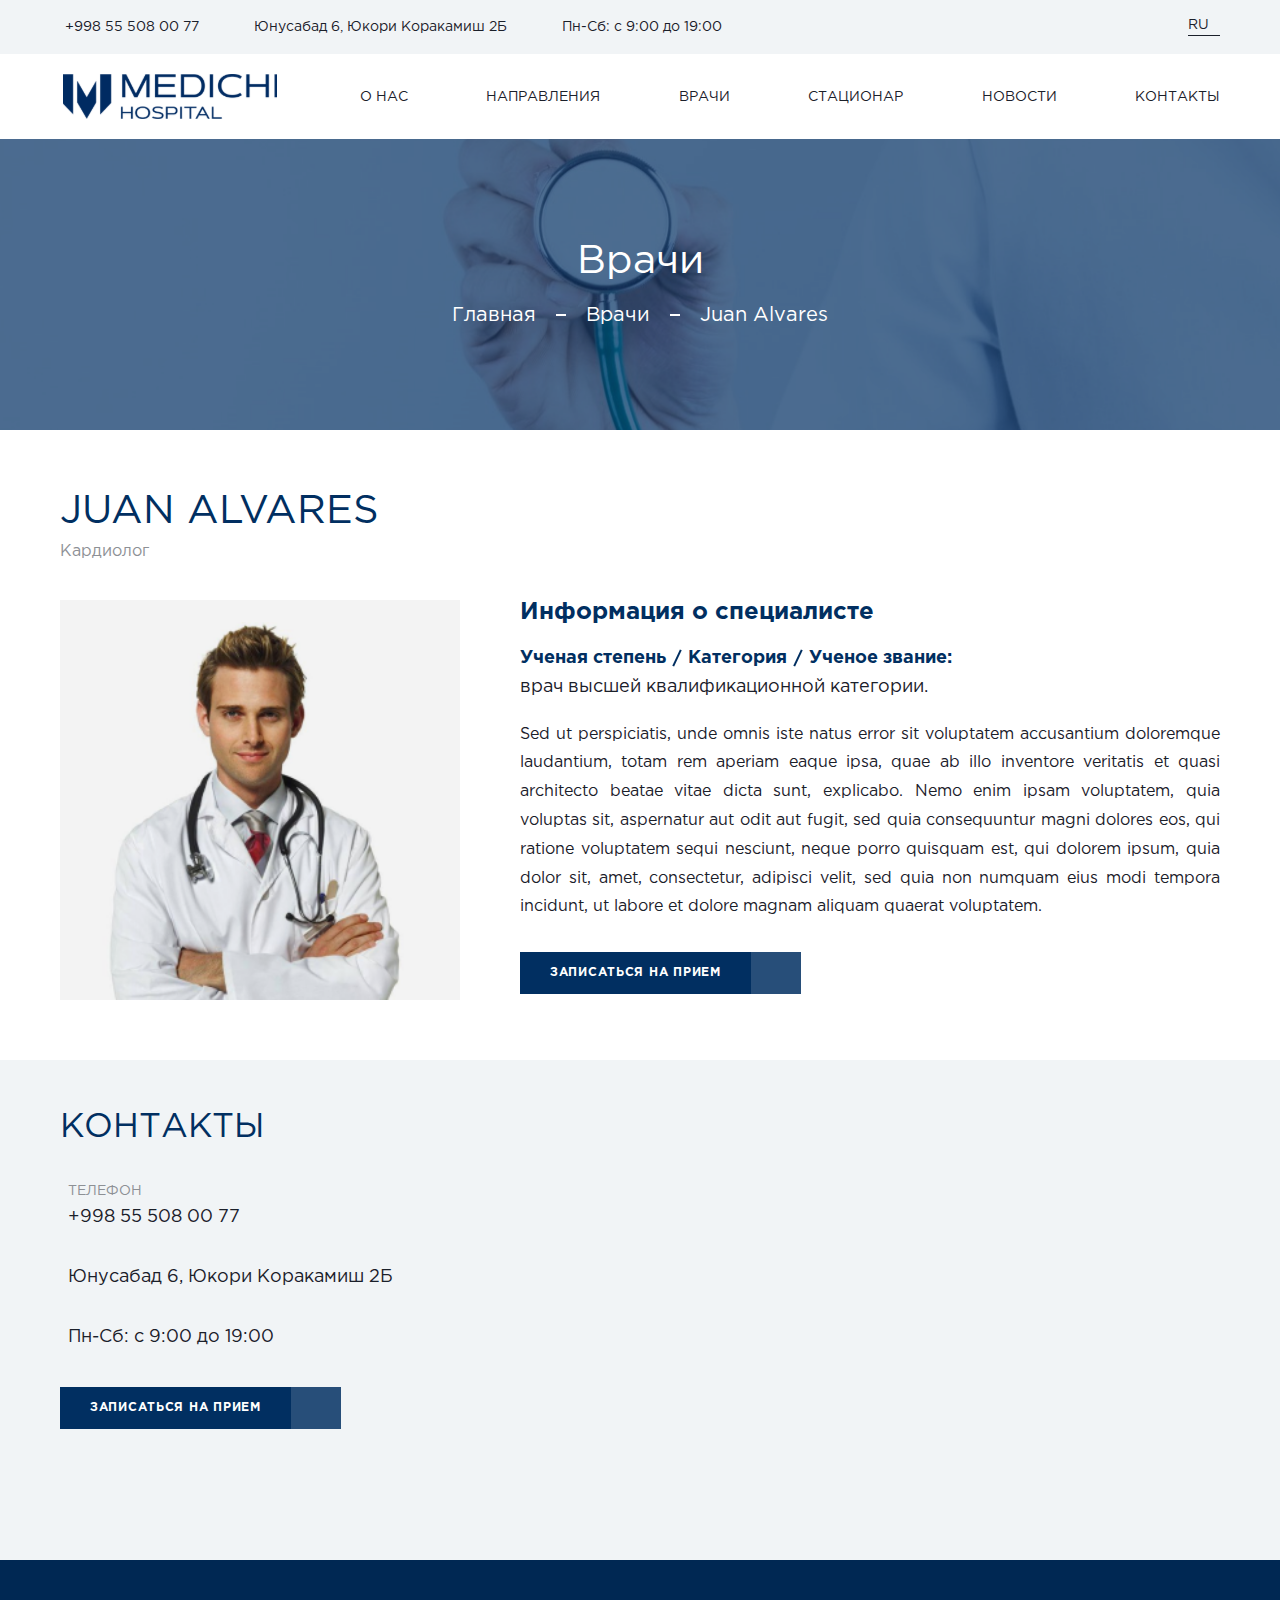
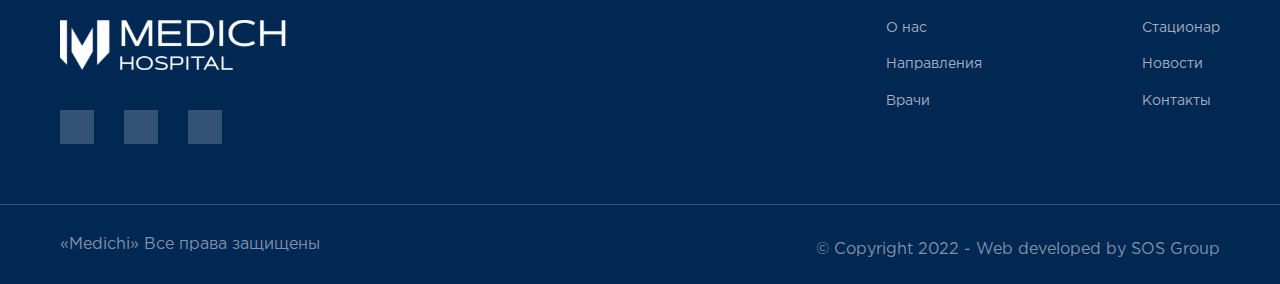
<file: medichi/doctors_in.html>
<!DOCTYPE html>
<html lang="en">
<head>
    <meta charset="UTF-8">
    <meta http-equiv="X-UA-Compatible" content="IE=edge">
    <meta name="viewport" content="width=device-width, initial-scale=1.0">
    <link rel="shortcut icon" href="foto/favicon/favicon.ico" type="image/x-icon" />
    <link rel="apple-touch-icon" sizes="180x180" href="foto/favicon/apple-touch-icon.png" />
    <link rel="icon" type="image/png" sizes="32x32" href="foto/favicon/favicon-32x32.png" />
    <link rel="icon" type="image/png" sizes="16x16" href="foto/favicon/favicon-16x16.png" />
    <link rel="manifest" href="foto/favicon/site.webmanifest" />
    <link rel="stylesheet" href="https://cdnjs.cloudflare.com/ajax/libs/font-awesome/5.15.3/css/all.min.css" integrity="sha512-iBBXm8fW90+nuLcSKlbmrPcLa0OT92xO1BIsZ+ywDWZCvqsWgccV3gFoRBv0z+8dLJgyAHIhR35VZc2oM/gI1w==" crossorigin="anonymous" referrerpolicy="no-referrer">
    <link rel="stylesheet" href="css/index.css">
    <link rel="stylesheet" href="css/fancybox-main.css"/>
    <link rel="stylesheet" href="css/owl.carousel.css">
    <link rel="stylesheet" href="css/slick.css">
    <title>Врачи</title>
</head>
<body>
    
    <!-- header start -->

    <header>
        <div class="header">
            <div class="header__cart">
                <section class="container">

                    <div class="header__top">
                        <ul class="header__contacts">
                            <li>
                                <a class="header__contacts__link" href="tel:+998 94 505 45 05">
                                    <span><i class="fas fa-phone-alt"></i></span>
                                    +998 55 508 00 77
                                </a>
                            </li>
    
                            <li>
                                <a class="header__contacts__link">
                                    <span><i class="fas fa-map-marker-alt"></i></span>
                                    Юнусабад 6, Юкори Коракамиш 2Б
                                </a>
                            </li>
    
                            <li>
                                <a class="header__contacts__link">
                                    <span><i class="fas fa-clock"></i></span>
                                    Пн-Сб: с 9:00 до 19:00
                                </a>
                            </li>
                        </ul>
    
    
                        <!-- language start -->
    
                        <div class="header__ru">
                                
                            <div class="header__ru_cart dropdown-trigger"data-target='dropdown1'>
                                  <a data-target='dropdown1' class="header__en__link">RU</a>
                                  <span class="header__en__link"><i class="fas fa-angle-down"></i></span>
                            </div>
                    
                            <div class="header__ru_none dropdown-content" id='dropdown1'>
                                <div class="header__ru_list active">
                                  <a href="#!-1" class="header__en__link">RU</a>
                                </div>
                        
                                <div class="header__ru_list">
                                  <a href="#!-2" class="header__en__link">EN</a>
                                </div>
                    
                                <div class="header__ru_list">
                                    <a href="#!-3" class="header__en__link">UZ</a>
                                  </div>
                            </div>
                        </div>
    
                         <!-- language start -->
                         
                    </div>
                    
                </section>
            </div>

            <section class="container">
                <div class="header__list">

                    <div class="header__logo">
                        <a href="index.html">
                            <img src="foto/logo.svg" alt="logo">
                        </a>
                    </div>
                    
                    <menu class="header__menu__max sidenav" id="slide-out">
                        <ul class="header__menu">
                            <li>
                                <a href="about.html" class="header__menu__link">О нас</a>
                            </li>
    
                            <li>
                                <a href="directions.html" class="header__menu__link">Направления</a>
                            </li>
    
                            <li>
                                <a href="doctors.html" class="header__menu__link">Врачи</a>
                            </li>
    
                            <li>
                                <a href="hospital.html" class="header__menu__link">Стационар</a>
                            </li>
    
                            <li>
                                <a href="news.html" class="header__menu__link">Новости</a>
                            </li>
    
                            <li>
                                <a href="contacts.html" class="header__menu__link">Контакты</a>
                            </li>
                        </ul>
                    </menu>

                    <div class="header__burger sidenav-trigger" data-target="slide-out">
						<div class="header__burger__start burger__start"><i class="fas fa-bars"></i></div>
					</div>
                    
                </div>
            </section>
        </div>
    </header>

    <!-- header end -->


    <!-- about_in start -->

    <div class="about_in" style="background-image:url(foto/fon_about.png);">
        <section class="container">
            <div class="about_in__cart">
                <h2 class="about_in__title__h2">Врачи</h2>
                <ul class="about_in__list__menu">
                    <li>
                        <a class="about_in__link__menu" href="index.html">Главная</a>
                    </li>

                    <li>
                        <a class="about_in__link__menu" href="doctors.htmll">Врачи</a>
                    </li>

                    <li>
                        <a class="about_in__link__menu" href="doctors.htmll">Juan Alvares</a>
                    </li>
                </ul>
            </div>
        </section>
    </div>

    <!-- about_in end -->


    <!-- doctorsM start -->

    <div class="doctorsM">
        <section class="container">
            <div class="doctorsM__cart">
                <h2 class="doctorsM__title__h2">Juan Alvares</h2>
                <h4 class="doctorsM__title__h4">Кардиолог</h4>

                <div class="doctorsM__list clearfix">
                    <div class="doctorsM__img">
                        <img src="foto/doc_2.png" alt="doc">
                    </div>

                    <div class="doctorsM__item">
                        <h3 class="doctorsM__title__h3">Информация о специалисте</h3>
                        <div class="doctorsM__menu">
                            <a href="#!" class="doctorsM__menu__link">Ученая степень</a>
                            <a href="#!" class="doctorsM__menu__link">Категория</a>
                            <a href="#!" class="doctorsM__menu__link">Ученое звание:</a>
                            <h5 class="doctorsM__title__h5">врач высшей квалификационной категории.</h5>
                        </div>

                        <div class="doctorsM__text">
                            <p>
                                Sed ut perspiciatis, unde omnis iste natus error sit voluptatem accusantium doloremque laudantium, totam rem aperiam eaque ipsa, quae ab illo inventore veritatis et quasi architecto beatae vitae dicta sunt, explicabo. Nemo enim ipsam voluptatem, quia voluptas sit, aspernatur aut odit aut fugit, sed quia consequuntur magni dolores eos, qui ratione voluptatem sequi nesciunt, neque porro quisquam est, qui dolorem ipsum, quia dolor sit, amet, consectetur, adipisci velit, sed quia non numquam eius modi tempora incidunt, ut labore et dolore magnam aliquam quaerat voluptatem.
                            </p>
                        </div>

                        <a href="#!" class="contactsIn__link">Записаться на прием <span><i class="fas fa-chevron-right"></i></span></a>
                    </div>
                </div>
            </div>
        </section>
    </div>

    <!-- doctorsM end -->


    <!-- contactsIn start -->

    <div class="contactsIn">
        <section class="container">
        <div class="contactsIn__list">
                <div class="contactsIn__cart">
                    <h2 class="services__title__h2">Контакты</h2>
                     
                    <ul class="contactsIn__menu">
                        <li>
                            <span><i class="fas fa-phone-alt"></i></span>
                            
                            <div>
                                <a href="tel:+998 94 505 45 05" class="contactsIn__menu__link">
                                    <span>Телефон</span>
                                     +998 55 508 00 77
                                </a>
                            </div>
                        </li>
    
                        <li>
                            <span><i class="fas fa-map-marker-alt"></i></span>
                            <a class="contactsIn__menu__link">Юнусабад 6, Юкори Коракамиш 2Б</a>
                        </li>
                        
                        <li>
                            <span><i class="fas fa-clock"></i></span>
                            <a class="contactsIn__menu__link">Пн-Сб: с 9:00 до 19:00</a>
                        </li>
                    </ul>
    
                    <a href="#!" class="contactsIn__link">Записаться на прием <span><i class="fas fa-chevron-right"></i></span></a>
                </div>
                
                <div class="contactsIn__map">
                    <iframe src="https://www.google.com/maps/embed?pb=!1m14!1m8!1m3!1d5988.1027057785495!2d69.266342!3d41.372969!3m2!1i1024!2i768!4f13.1!3m3!1m2!1s0x0%3A0xd4e53010e0693d6b!2zNDHCsDIyJzIyLjciTiA2OcKwMTUnNTguOCJF!5e0!3m2!1sru!2s!4v1664795521454!5m2!1sru!2s" width="600" height="450" style="border:0;" allowfullscreen="" loading="lazy" referrerpolicy="no-referrer-when-downgrade"></iframe>
                </div>
            </div>
        </section>
    </div>

    <!-- contactsIn end -->


    <!-- footer start -->

    <footer>
        <div class="footer">
            <section class="container">
                <div class="footer__list">
                    <div class="footer__cart">
                        <div class="footer__img">
                            <a href="index.html">
                                <img src="foto/footer__logo.svg" alt="footer__logo">
                            </a>
                        </div>

                        <ul class="footer__menu__icons">
                            <li>
                                <a href="#!" class="footer__link__icons"><i class="fab fa-instagram"></i></a>
                            </li>

                            <li>
                                <a href="#!" class="footer__link__icons"><i class="fab fa-facebook-f"></i></a>
                            </li>

                            <li>
                                <a href="#!" class="footer__link__icons"><i class="fab fa-telegram-plane"></i></a>
                            </li>
                        </ul>
                    </div>

                    <div class="footer__item">
                        <ul class="footer__menu">
                            <li>
                                <a href="about.html" class="footer__menu__link"> О нас </a>
                            </li>

                            <li>
                                <a href="directions.html" class="footer__menu__link">Направления </a>
                            </li>

                            <li>
                                <a href="doctors.html" class="footer__menu__link"> Врачи </a>
                            </li>
                        </ul>

                        <ul class="footer__menu">
                            <li>
                                <a href="hospital.html" class="footer__menu__link"> Стационар </a>
                            </li>

                            <li>
                                <a href="news.html" class="footer__menu__link">Новости </a>
                            </li>

                            <li>
                                <a href="contacts.html" class="footer__menu__link"> Контакты </a>
                            </li>
                        </ul>
                    </div>
                </div>
            </section>

            <div class="footer__bootom">
                <section class="container">
                    <div class="footer__bootom__list">
                        <h4 class="footer__title__h4">«Medichi» Все права защищены</h4>
                        <h4 class="footer__title__h4">© Copyright 2022 - Web developed by SOS Group</h4>
                    </div>
                </section>
            </div>
        </div>
    </footer>

    <!-- footer end -->
                                                
    
    <script src="js/jquery-3.6.1.min.js"></script>
    <script src="js/owl.carousel.js"></script>
    <script src="js/slick.min.js"></script>
    <script src="js/slick.js"></script>
    <script src="js/materialize.min.js"></script>
    <script src="js/fancyapps-ui.js"></script>
    <script src="js/fancybox_main.js"></script>
    <script src="js/mar_ru.js"></script>
    <script src="js/index.js"></script>
</body>
</html>
</file>
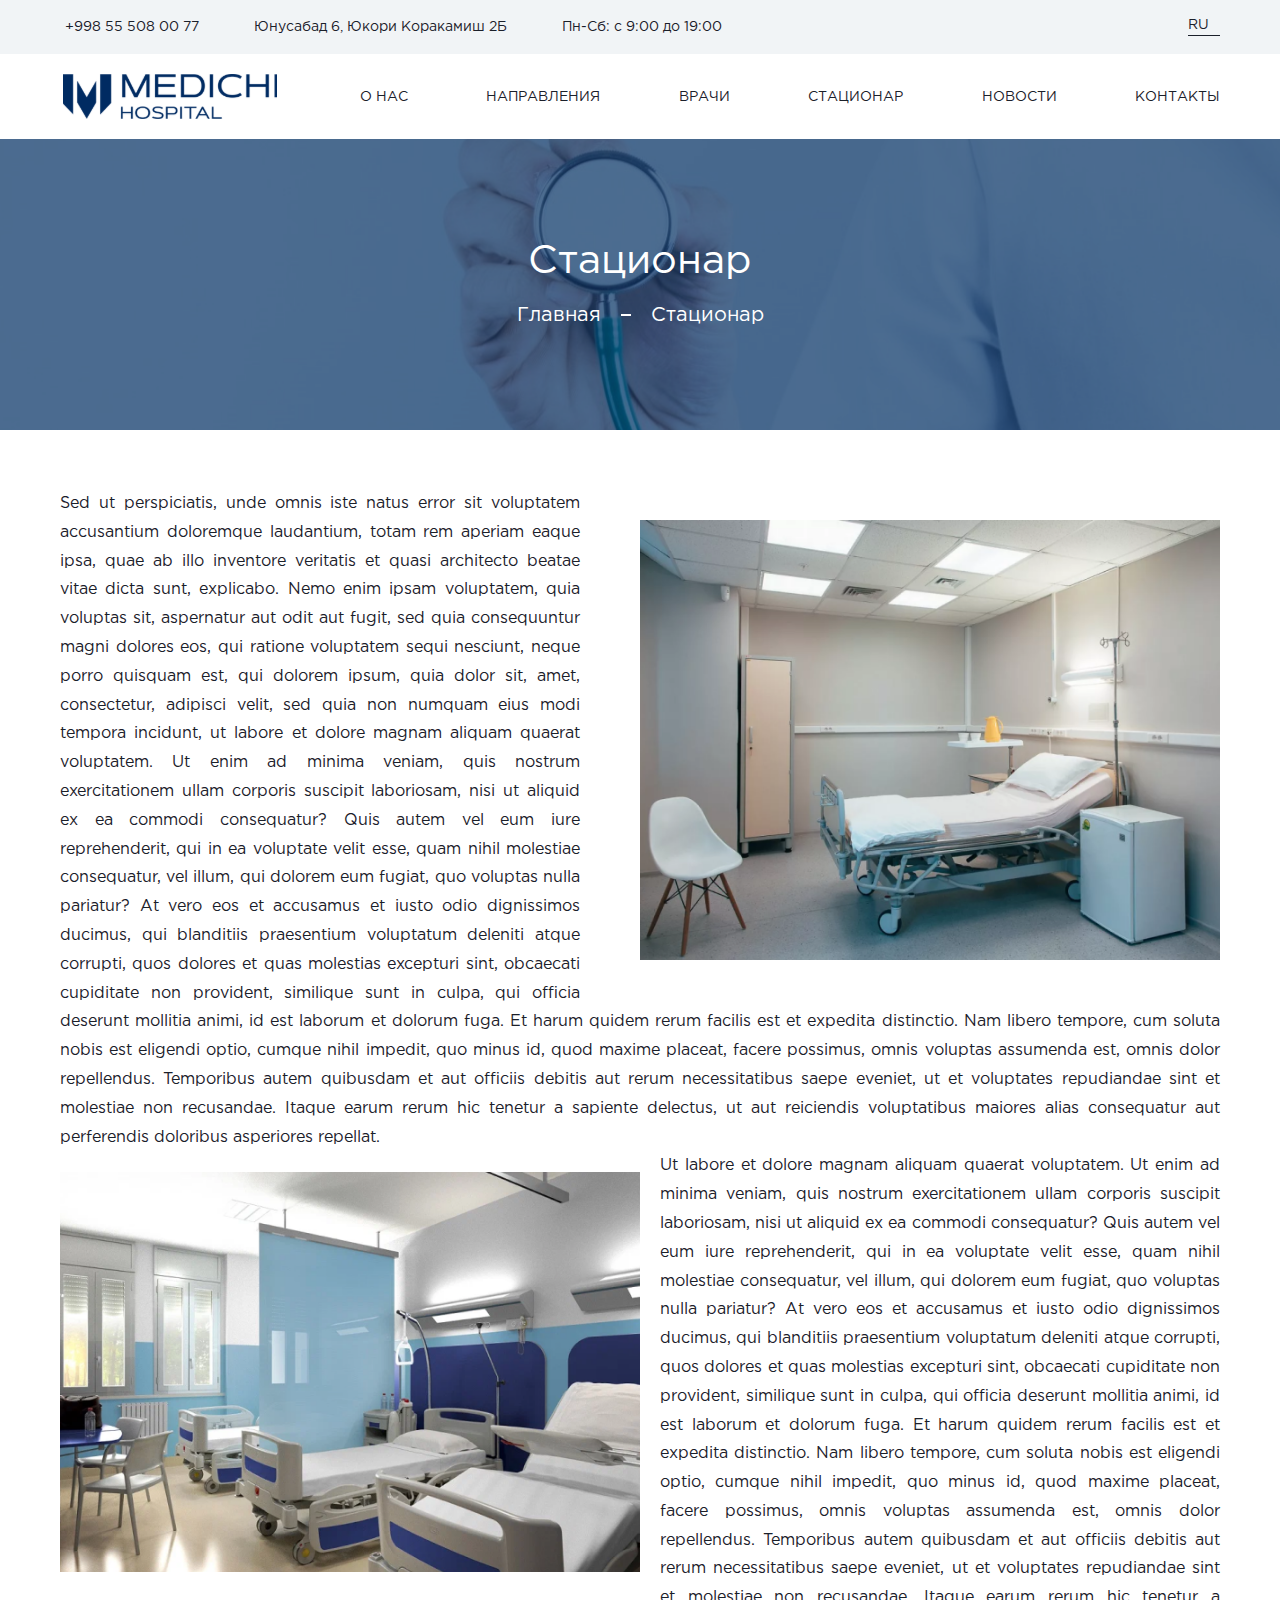
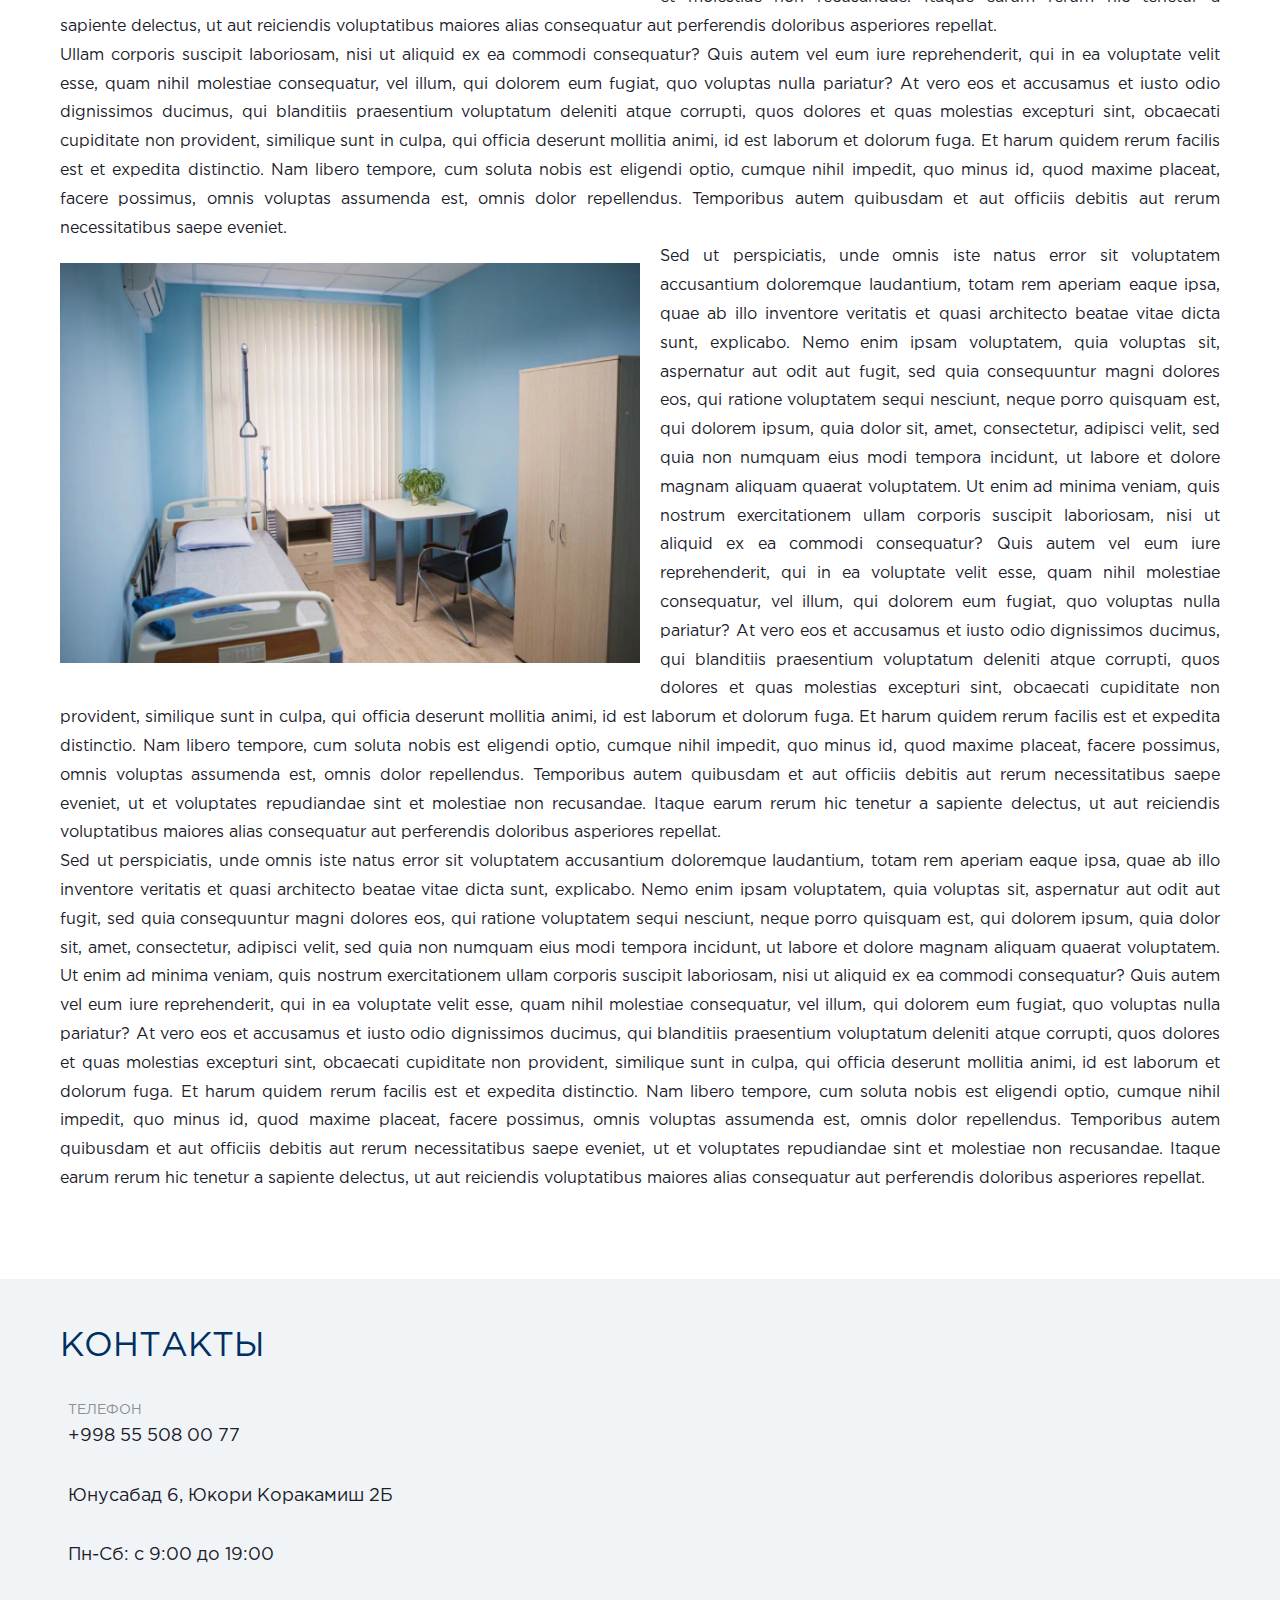
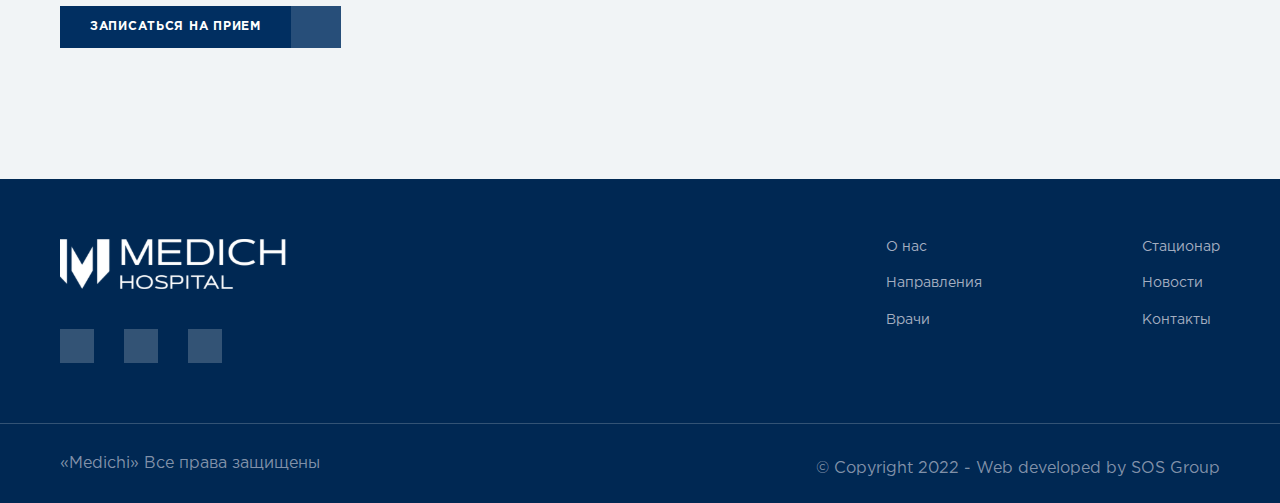
<file: medichi/hospital.html>
<!DOCTYPE html>
<html lang="en">
<head>
    <meta charset="UTF-8">
    <meta http-equiv="X-UA-Compatible" content="IE=edge">
    <meta name="viewport" content="width=device-width, initial-scale=1.0">
    <link rel="shortcut icon" href="foto/favicon/favicon.ico" type="image/x-icon" />
    <link rel="apple-touch-icon" sizes="180x180" href="foto/favicon/apple-touch-icon.png" />
    <link rel="icon" type="image/png" sizes="32x32" href="foto/favicon/favicon-32x32.png" />
    <link rel="icon" type="image/png" sizes="16x16" href="foto/favicon/favicon-16x16.png" />
    <link rel="manifest" href="foto/favicon/site.webmanifest" />
    <link rel="stylesheet" href="https://cdnjs.cloudflare.com/ajax/libs/font-awesome/5.15.3/css/all.min.css" integrity="sha512-iBBXm8fW90+nuLcSKlbmrPcLa0OT92xO1BIsZ+ywDWZCvqsWgccV3gFoRBv0z+8dLJgyAHIhR35VZc2oM/gI1w==" crossorigin="anonymous" referrerpolicy="no-referrer">
    <link rel="stylesheet" href="css/index.css">
    <link rel="stylesheet" href="css/fancybox-main.css"/>
    <link rel="stylesheet" href="css/owl.carousel.css">
    <link rel="stylesheet" href="css/slick.css">
    <title>Cтационар</title>
</head>
<body>
    
    <!-- header start -->

    <header>
        <div class="header">
            <div class="header__cart">
                <section class="container">

                    <div class="header__top">
                        <ul class="header__contacts">
                            <li>
                                <a class="header__contacts__link" href="tel:+998 94 505 45 05">
                                    <span><i class="fas fa-phone-alt"></i></span>
                                    +998 55 508 00 77
                                </a>
                            </li>
    
                            <li>
                                <a class="header__contacts__link">
                                    <span><i class="fas fa-map-marker-alt"></i></span>
                                    Юнусабад 6, Юкори Коракамиш 2Б
                                </a>
                            </li>
    
                            <li>
                                <a class="header__contacts__link">
                                    <span><i class="fas fa-clock"></i></span>
                                    Пн-Сб: с 9:00 до 19:00
                                </a>
                            </li>
                        </ul>
    
    
                        <!-- language start -->
    
                        <div class="header__ru">
                                
                            <div class="header__ru_cart dropdown-trigger"data-target='dropdown1'>
                                  <a data-target='dropdown1' class="header__en__link">RU</a>
                                  <span class="header__en__link"><i class="fas fa-angle-down"></i></span>
                            </div>
                    
                            <div class="header__ru_none dropdown-content" id='dropdown1'>
                                <div class="header__ru_list active">
                                  <a href="#!-1" class="header__en__link">RU</a>
                                </div>
                        
                                <div class="header__ru_list">
                                  <a href="#!-2" class="header__en__link">EN</a>
                                </div>
                    
                                <div class="header__ru_list">
                                    <a href="#!-3" class="header__en__link">UZ</a>
                                  </div>
                            </div>
                        </div>
    
                         <!-- language start -->
                         
                    </div>
                    
                </section>
            </div>

            <section class="container">
                <div class="header__list">

                    <div class="header__logo">
                        <a href="index.html">
                            <img src="foto/logo.svg" alt="logo">
                        </a>
                    </div>
                    
                    <menu class="header__menu__max sidenav" id="slide-out">
                        <ul class="header__menu">
                            <li>
                                <a href="about.html" class="header__menu__link">О нас</a>
                            </li>
    
                            <li>
                                <a href="directions.html" class="header__menu__link">Направления</a>
                            </li>
    
                            <li>
                                <a href="doctors.html" class="header__menu__link">Врачи</a>
                            </li>
    
                            <li>
                                <a href="hospital.html" class="header__menu__link">Стационар</a>
                            </li>
    
                            <li>
                                <a href="news.html" class="header__menu__link">Новости</a>
                            </li>
    
                            <li>
                                <a href="contacts.html" class="header__menu__link">Контакты</a>
                            </li>
                        </ul>
                    </menu>

                    <div class="header__burger sidenav-trigger" data-target="slide-out">
						<div class="header__burger__start burger__start"><i class="fas fa-bars"></i></div>
					</div>
                    
                </div>
            </section>
        </div>
    </header>

    <!-- header end --> 


    <!-- about_in start -->

    <div class="about_in" style="background-image:url(foto/fon_about.png);">
        <section class="container">
            <div class="about_in__cart">
                <h2 class="about_in__title__h2">Cтационар</h2>
                <ul class="about_in__list__menu">
                    <li>
                        <a class="about_in__link__menu" href="index.html">Главная</a>
                    </li>

                    <li>
                        <a class="about_in__link__menu" href="#! ">Cтационар</a>
                    </li>
                </ul>
            </div>
        </section>
    </div>

    <!-- about_in end -->


    <!-- hospital start -->

    <div class="hospital">
        <section class="container">
            <div class="hospital__cart">
                <div class="about_contint__list clearfix">
                    <div class="about__item__img">
                        <img src="foto/hospital.png" alt="about">
                    </div>

                    <div class="about_contint__text">
                        <p>Sed ut perspiciatis, unde omnis iste natus error sit voluptatem accusantium doloremque laudantium, totam rem aperiam eaque ipsa, quae ab illo inventore veritatis et quasi architecto beatae vitae dicta sunt, explicabo. Nemo enim ipsam voluptatem, quia voluptas sit, aspernatur aut odit aut fugit, sed quia consequuntur magni dolores eos, qui ratione voluptatem sequi nesciunt, neque porro quisquam est, qui dolorem ipsum, quia dolor sit, amet, consectetur, adipisci velit, sed quia non numquam eius modi tempora incidunt, ut labore et dolore magnam aliquam quaerat voluptatem. Ut enim ad minima veniam, quis nostrum exercitationem ullam corporis suscipit laboriosam, nisi ut aliquid ex ea commodi consequatur? Quis autem vel eum iure reprehenderit, qui in ea voluptate velit esse, quam nihil molestiae consequatur, vel illum, qui dolorem eum fugiat, quo voluptas nulla pariatur? At vero eos et accusamus et iusto odio dignissimos ducimus, qui blanditiis praesentium voluptatum deleniti atque corrupti, quos dolores et quas molestias excepturi sint, obcaecati cupiditate non provident, similique sunt in culpa, qui officia deserunt mollitia animi, id est laborum et dolorum fuga. Et harum quidem rerum facilis est et expedita distinctio. Nam libero tempore, cum soluta nobis est eligendi optio, cumque nihil impedit, quo minus id, quod maxime placeat, facere possimus, omnis voluptas assumenda est, omnis dolor repellendus. Temporibus autem quibusdam et aut officiis debitis aut rerum necessitatibus saepe eveniet, ut et voluptates repudiandae sint et molestiae non recusandae. Itaque earum rerum hic tenetur a sapiente delectus, ut aut reiciendis voluptatibus maiores alias consequatur aut perferendis doloribus asperiores repellat.</p>
                        <img src="foto/hospital_2.png" alt="hospital">
                        <p>Ut labore et dolore magnam aliquam quaerat voluptatem. Ut enim ad minima veniam, quis nostrum exercitationem ullam corporis suscipit laboriosam, nisi ut aliquid ex ea commodi consequatur? Quis autem vel eum iure reprehenderit, qui in ea voluptate velit esse, quam nihil molestiae consequatur, vel illum, qui dolorem eum fugiat, quo voluptas nulla pariatur? At vero eos et accusamus et iusto odio dignissimos ducimus, qui blanditiis praesentium voluptatum deleniti atque corrupti, quos dolores et quas molestias excepturi sint, obcaecati cupiditate non provident, similique sunt in culpa, qui officia deserunt mollitia animi, id est laborum et dolorum fuga. Et harum quidem rerum facilis est et expedita distinctio. Nam libero tempore, cum soluta nobis est eligendi optio, cumque nihil impedit, quo minus id, quod maxime placeat, facere possimus, omnis voluptas assumenda est, omnis dolor repellendus. Temporibus autem quibusdam et aut officiis debitis aut rerum necessitatibus saepe eveniet, ut et voluptates repudiandae sint et molestiae non recusandae. Itaque earum rerum hic tenetur a sapiente delectus, ut aut reiciendis voluptatibus maiores alias consequatur aut perferendis doloribus asperiores repellat.</p>
                        <p>Ullam corporis suscipit laboriosam, nisi ut aliquid ex ea commodi consequatur? Quis autem vel eum iure reprehenderit, qui in ea voluptate velit esse, quam nihil molestiae consequatur, vel illum, qui dolorem eum fugiat, quo voluptas nulla pariatur? At vero eos et accusamus et iusto odio dignissimos ducimus, qui blanditiis praesentium voluptatum deleniti atque corrupti, quos dolores et quas molestias excepturi sint, obcaecati cupiditate non provident, similique sunt in culpa, qui officia deserunt mollitia animi, id est laborum et dolorum fuga. Et harum quidem rerum facilis est et expedita distinctio. Nam libero tempore, cum soluta nobis est eligendi optio, cumque nihil impedit, quo minus id, quod maxime placeat, facere possimus, omnis voluptas assumenda est, omnis dolor repellendus. Temporibus autem quibusdam et aut officiis debitis aut rerum necessitatibus saepe eveniet.</p>
                        <img src="foto/hospital_3.png" alt="hospital">
                        <p>Sed ut perspiciatis, unde omnis iste natus error sit voluptatem accusantium doloremque laudantium, totam rem aperiam eaque ipsa, quae ab illo inventore veritatis et quasi architecto beatae vitae dicta sunt, explicabo. Nemo enim ipsam voluptatem, quia voluptas sit, aspernatur aut odit aut fugit, sed quia consequuntur magni dolores eos, qui ratione voluptatem sequi nesciunt, neque porro quisquam est, qui dolorem ipsum, quia dolor sit, amet, consectetur, adipisci velit, sed quia non numquam eius modi tempora incidunt, ut labore et dolore magnam aliquam quaerat voluptatem. Ut enim ad minima veniam, quis nostrum exercitationem ullam corporis suscipit laboriosam, nisi ut aliquid ex ea commodi consequatur?
                        Quis autem vel eum iure reprehenderit, qui in ea voluptate velit esse, quam nihil molestiae consequatur, vel illum, qui dolorem eum fugiat, quo voluptas nulla pariatur? At vero eos et accusamus et iusto odio dignissimos ducimus, qui blanditiis praesentium voluptatum deleniti atque corrupti, quos dolores et quas molestias excepturi sint, obcaecati cupiditate non provident, similique sunt in culpa, qui officia deserunt mollitia animi, id est laborum et dolorum fuga. Et harum quidem rerum facilis est et expedita distinctio. Nam libero tempore, cum soluta nobis est eligendi optio, cumque nihil impedit, quo minus id, quod maxime placeat, facere possimus, omnis voluptas assumenda est, omnis dolor repellendus. Temporibus autem quibusdam et aut officiis debitis aut rerum necessitatibus saepe eveniet, ut et voluptates repudiandae sint et molestiae non recusandae. Itaque earum rerum hic tenetur a sapiente delectus, ut aut reiciendis voluptatibus maiores alias consequatur aut perferendis doloribus asperiores repellat.</p>
                        <p>Sed ut perspiciatis, unde omnis iste natus error sit voluptatem accusantium doloremque laudantium, totam rem aperiam eaque ipsa, quae ab illo inventore veritatis et quasi architecto beatae vitae dicta sunt, explicabo. Nemo enim ipsam voluptatem, quia voluptas sit, aspernatur aut odit aut fugit, sed quia consequuntur magni dolores eos, qui ratione voluptatem sequi nesciunt, neque porro quisquam est, qui dolorem ipsum, quia dolor sit, amet, consectetur, adipisci velit, sed quia non numquam eius modi tempora incidunt, ut labore et dolore magnam aliquam quaerat voluptatem. Ut enim ad minima veniam, quis nostrum exercitationem ullam corporis suscipit laboriosam, nisi ut aliquid ex ea commodi consequatur?
                        Quis autem vel eum iure reprehenderit, qui in ea voluptate velit esse, quam nihil molestiae consequatur, vel illum, qui dolorem eum fugiat, quo voluptas nulla pariatur? At vero eos et accusamus et iusto odio dignissimos ducimus, qui blanditiis praesentium voluptatum deleniti atque corrupti, quos dolores et quas molestias excepturi sint, obcaecati cupiditate non provident, similique sunt in culpa, qui officia deserunt mollitia animi, id est laborum et dolorum fuga. Et harum quidem rerum facilis est et expedita distinctio. Nam libero tempore, cum soluta nobis est eligendi optio, cumque nihil impedit, quo minus id, quod maxime placeat, facere possimus, omnis voluptas assumenda est, omnis dolor repellendus. Temporibus autem quibusdam et aut officiis debitis aut rerum necessitatibus saepe eveniet, ut et voluptates repudiandae sint et molestiae non recusandae. Itaque earum rerum hic tenetur a sapiente delectus, ut aut reiciendis voluptatibus maiores alias consequatur aut perferendis doloribus asperiores repellat.</p>
                    </div>
                </div>
            </div>
        </section>
    </div>

    <!-- hospital end -->


    <!-- contactsIn start -->

    <div class="contactsIn">
        <section class="container">
        <div class="contactsIn__list">
                <div class="contactsIn__cart">
                    <h2 class="services__title__h2">Контакты</h2>
                     
                    <ul class="contactsIn__menu">
                        <li>
                            <span><i class="fas fa-phone-alt"></i></span>
                            
                            <div>
                                <a href="tel:+998 94 505 45 05" class="contactsIn__menu__link">
                                    <span>Телефон</span>
                                     +998 55 508 00 77
                                </a>
                            </div>
                        </li>
    
                        <li>
                            <span><i class="fas fa-map-marker-alt"></i></span>
                            <a class="contactsIn__menu__link">Юнусабад 6, Юкори Коракамиш 2Б</a>
                        </li>
                        
                        <li>
                            <span><i class="fas fa-clock"></i></span>
                            <a class="contactsIn__menu__link">Пн-Сб: с 9:00 до 19:00</a>
                        </li>
                    </ul>
    
                    <a href="#!" class="contactsIn__link">Записаться на прием <span><i class="fas fa-chevron-right"></i></span></a>
                </div>
                
                <div class="contactsIn__map">
                    <iframe src="https://www.google.com/maps/embed?pb=!1m14!1m8!1m3!1d5988.1027057785495!2d69.266342!3d41.372969!3m2!1i1024!2i768!4f13.1!3m3!1m2!1s0x0%3A0xd4e53010e0693d6b!2zNDHCsDIyJzIyLjciTiA2OcKwMTUnNTguOCJF!5e0!3m2!1sru!2s!4v1664795521454!5m2!1sru!2s" width="600" height="450" style="border:0;" allowfullscreen="" loading="lazy" referrerpolicy="no-referrer-when-downgrade"></iframe>
                </div>
            </div>
        </section>
    </div>

    <!-- contactsIn end -->


    <!-- footer start -->

    <footer>
        <div class="footer">
            <section class="container">
                <div class="footer__list">
                    <div class="footer__cart">
                        <div class="footer__img">
                            <a href="index.html">
                                <img src="foto/footer__logo.svg" alt="footer__logo">
                            </a>
                        </div>

                        <ul class="footer__menu__icons">
                            <li>
                                <a href="#!" class="footer__link__icons"><i class="fab fa-instagram"></i></a>
                            </li>

                            <li>
                                <a href="#!" class="footer__link__icons"><i class="fab fa-facebook-f"></i></a>
                            </li>

                            <li>
                                <a href="#!" class="footer__link__icons"><i class="fab fa-telegram-plane"></i></a>
                            </li>
                        </ul>
                    </div>

                    <div class="footer__item">
                        <ul class="footer__menu">
                            <li>
                                <a href="about.html" class="footer__menu__link"> О нас </a>
                            </li>

                            <li>
                                <a href="directions.html" class="footer__menu__link">Направления </a>
                            </li>

                            <li>
                                <a href="doctors.html" class="footer__menu__link"> Врачи </a>
                            </li>
                        </ul>

                        <ul class="footer__menu">
                            <li>
                                <a href="hospital.html" class="footer__menu__link"> Стационар </a>
                            </li>

                            <li>
                                <a href="news.html" class="footer__menu__link">Новости </a>
                            </li>

                            <li>
                                <a href="contacts.html" class="footer__menu__link"> Контакты </a>
                            </li>
                        </ul>
                    </div>
                </div>
            </section>

            <div class="footer__bootom">
                <section class="container">
                    <div class="footer__bootom__list">
                        <h4 class="footer__title__h4">«Medichi» Все права защищены</h4>
                        <h4 class="footer__title__h4">© Copyright 2022 - Web developed by SOS Group</h4>
                    </div>
                </section>
            </div>
        </div>
    </footer>

    <!-- footer end -->
                                                
    
    <script src="js/jquery-3.6.1.min.js"></script>
    <script src="js/owl.carousel.js"></script>
    <script src="js/slick.min.js"></script>
    <script src="js/slick.js"></script>
    <script src="js/materialize.min.js"></script>
    <script src="js/fancyapps-ui.js"></script>
    <script src="js/fancybox_main.js"></script>
    <script src="js/mar_ru.js"></script>
    <script src="js/index.js"></script>
</body>
</html>
</file>
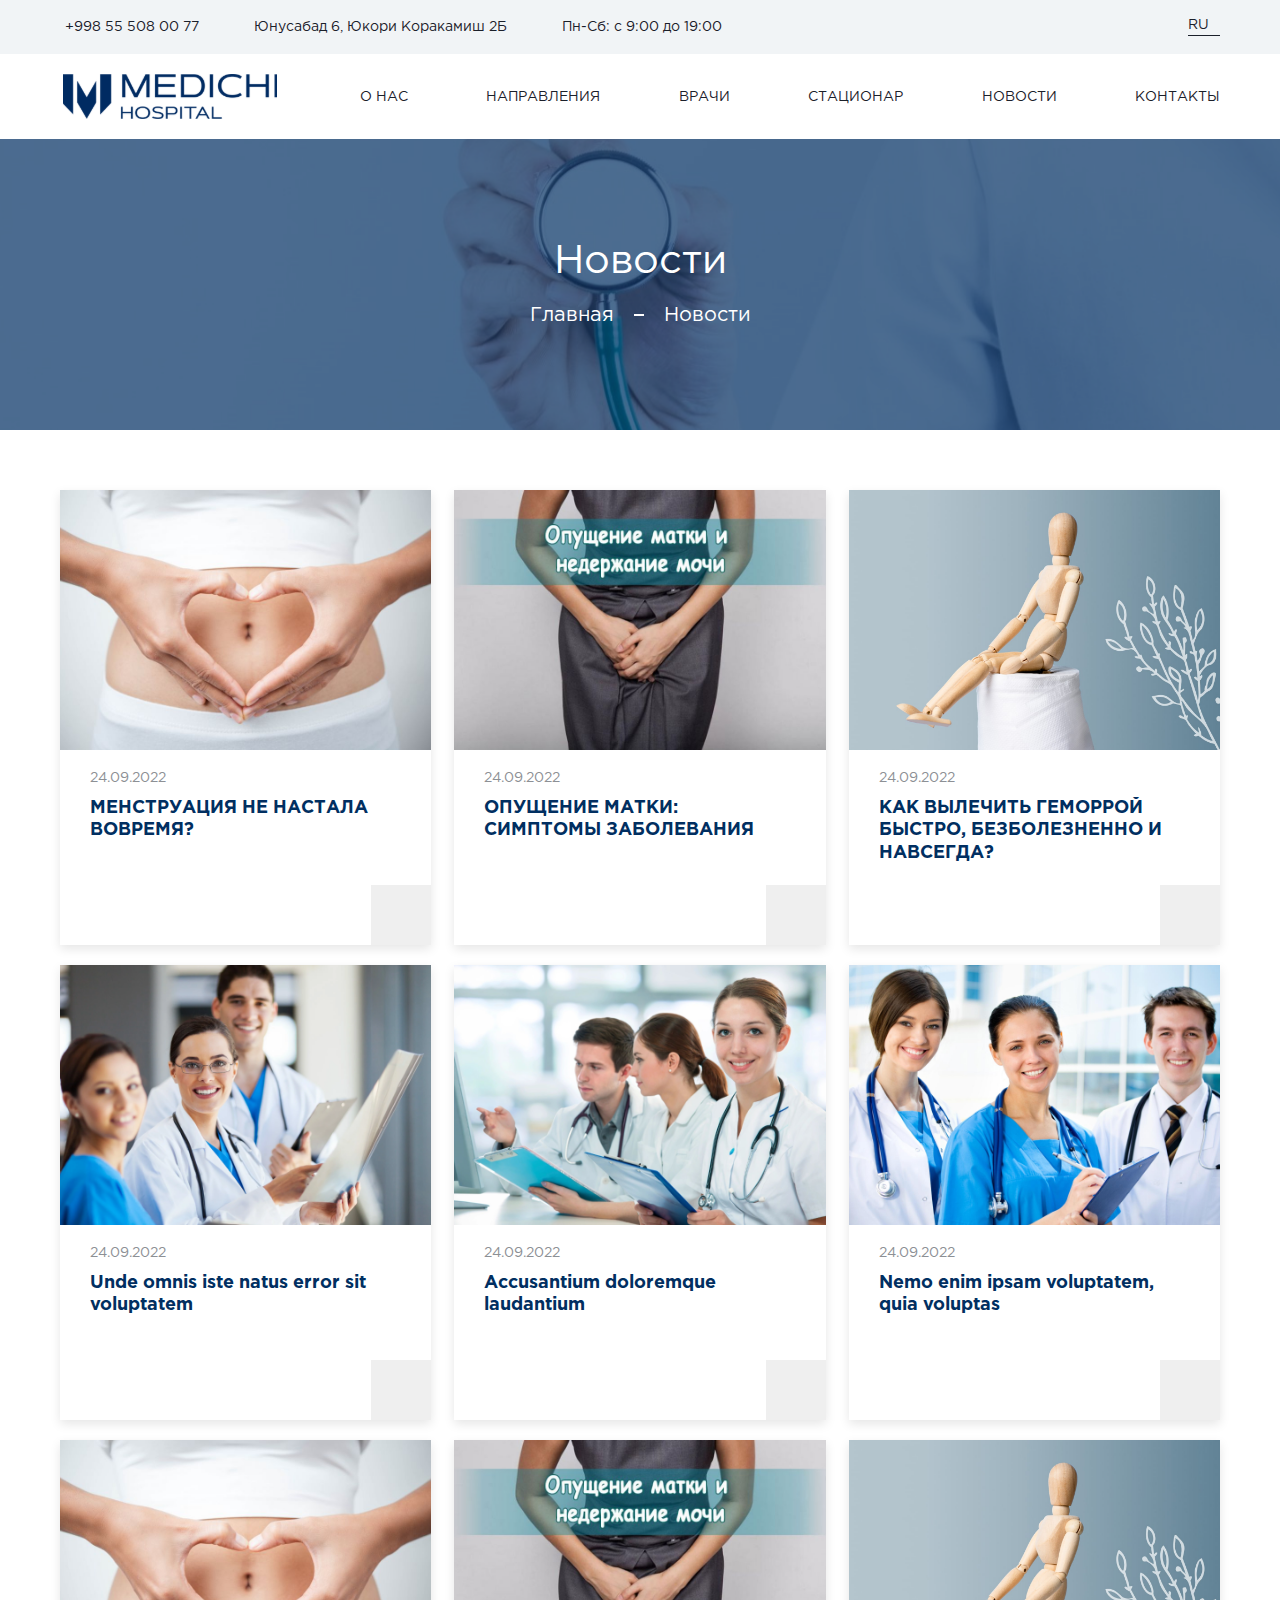
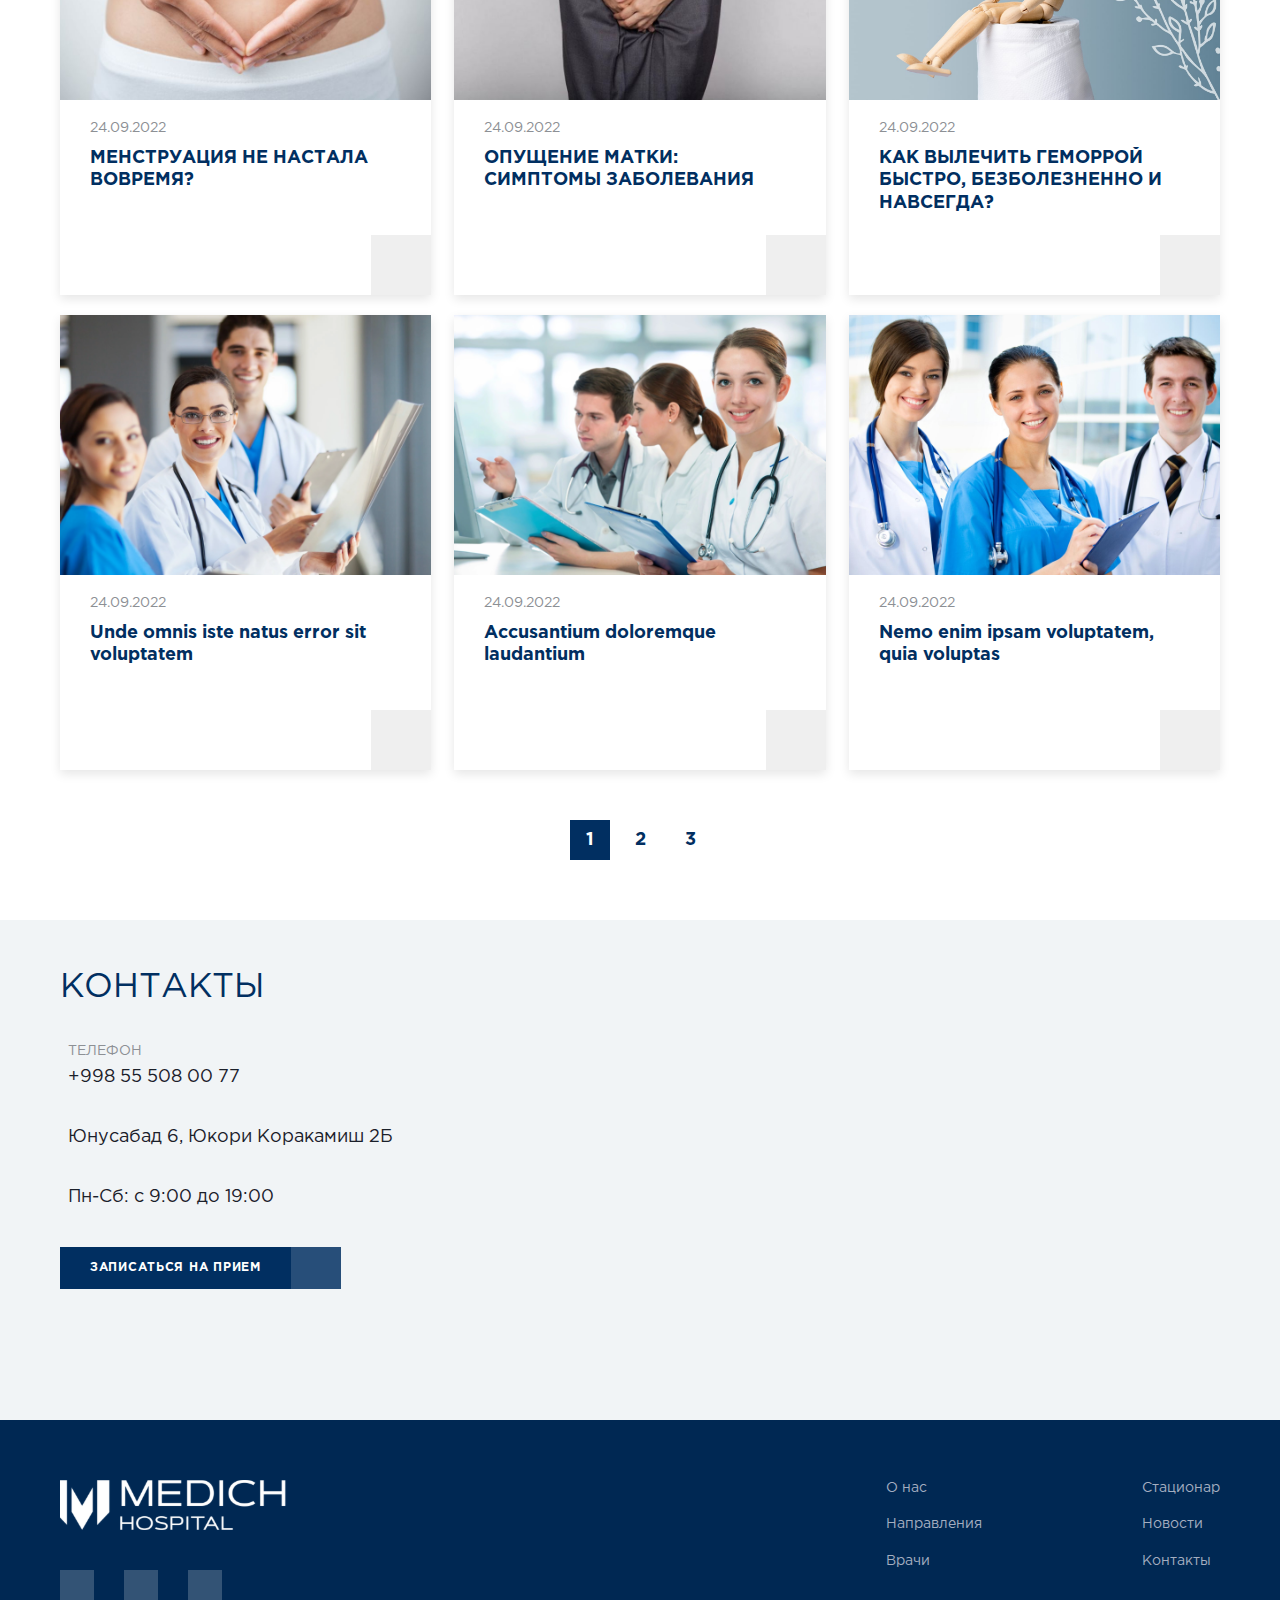
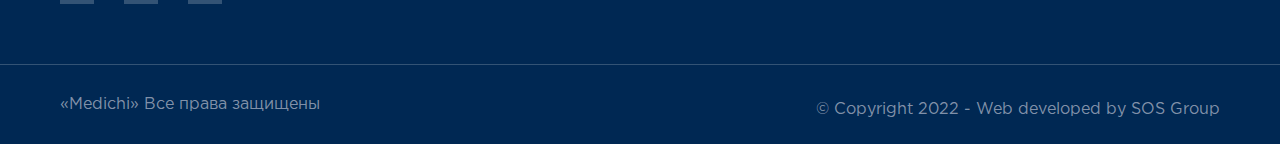
<file: medichi/news.html>
<!DOCTYPE html>
<html lang="en">
<head>
    <meta charset="UTF-8">
    <meta http-equiv="X-UA-Compatible" content="IE=edge">
    <meta name="viewport" content="width=device-width, initial-scale=1.0">
    <link rel="shortcut icon" href="foto/favicon/favicon.ico" type="image/x-icon" />
    <link rel="apple-touch-icon" sizes="180x180" href="foto/favicon/apple-touch-icon.png" />
    <link rel="icon" type="image/png" sizes="32x32" href="foto/favicon/favicon-32x32.png" />
    <link rel="icon" type="image/png" sizes="16x16" href="foto/favicon/favicon-16x16.png" />
    <link rel="manifest" href="foto/favicon/site.webmanifest" />
    <link rel="stylesheet" href="https://cdnjs.cloudflare.com/ajax/libs/font-awesome/5.15.3/css/all.min.css" integrity="sha512-iBBXm8fW90+nuLcSKlbmrPcLa0OT92xO1BIsZ+ywDWZCvqsWgccV3gFoRBv0z+8dLJgyAHIhR35VZc2oM/gI1w==" crossorigin="anonymous" referrerpolicy="no-referrer">
    <link rel="stylesheet" href="css/index.css">
    <link rel="stylesheet" href="css/fancybox-main.css"/>
    <link rel="stylesheet" href="css/owl.carousel.css">
    <link rel="stylesheet" href="css/slick.css">
    <title>Новости</title>
</head>
<body>
    
    <!-- header start -->

    <header>
        <div class="header">
            <div class="header__cart">
                <section class="container">

                    <div class="header__top">
                        <ul class="header__contacts">
                            <li>
                                <a class="header__contacts__link" href="tel:+998 94 505 45 05">
                                    <span><i class="fas fa-phone-alt"></i></span>
                                    +998 55 508 00 77
                                </a>
                            </li>
    
                            <li>
                                <a class="header__contacts__link">
                                    <span><i class="fas fa-map-marker-alt"></i></span>
                                    Юнусабад 6, Юкори Коракамиш 2Б
                                </a>
                            </li>
    
                            <li>
                                <a class="header__contacts__link">
                                    <span><i class="fas fa-clock"></i></span>
                                    Пн-Сб: с 9:00 до 19:00
                                </a>
                            </li>
                        </ul>
    
    
                        <!-- language start -->
    
                        <div class="header__ru">
                                
                            <div class="header__ru_cart dropdown-trigger"data-target='dropdown1'>
                                  <a data-target='dropdown1' class="header__en__link">RU</a>
                                  <span class="header__en__link"><i class="fas fa-angle-down"></i></span>
                            </div>
                    
                            <div class="header__ru_none dropdown-content" id='dropdown1'>
                                <div class="header__ru_list active">
                                  <a href="#!-1" class="header__en__link">RU</a>
                                </div>
                        
                                <div class="header__ru_list">
                                  <a href="#!-2" class="header__en__link">EN</a>
                                </div>
                    
                                <div class="header__ru_list">
                                    <a href="#!-3" class="header__en__link">UZ</a>
                                  </div>
                            </div>
                        </div>
    
                         <!-- language start -->
                         
                    </div>
                    
                </section>
            </div>

            <section class="container">
                <div class="header__list">

                    <div class="header__logo">
                        <a href="index.html">
                            <img src="foto/logo.svg" alt="logo">
                        </a>
                    </div>
                    
                    <menu class="header__menu__max sidenav" id="slide-out">
                        <ul class="header__menu">
                            <li>
                                <a href="about.html" class="header__menu__link">О нас</a>
                            </li>
    
                            <li>
                                <a href="directions.html" class="header__menu__link">Направления</a>
                            </li>
    
                            <li>
                                <a href="doctors.html" class="header__menu__link">Врачи</a>
                            </li>
    
                            <li>
                                <a href="hospital.html" class="header__menu__link">Стационар</a>
                            </li>
    
                            <li>
                                <a href="news.html" class="header__menu__link">Новости</a>
                            </li>
    
                            <li>
                                <a href="contacts.html" class="header__menu__link">Контакты</a>
                            </li>
                        </ul>
                    </menu>

                    <div class="header__burger sidenav-trigger" data-target="slide-out">
						<div class="header__burger__start burger__start"><i class="fas fa-bars"></i></div>
					</div>
                    
                </div>
            </section>
        </div>
    </header>

    <!-- header end --> 


    <!-- about_in start -->

    <div class="about_in" style="background-image:url(foto/fon_about.png);">
        <section class="container">
            <div class="about_in__cart">
                <h2 class="about_in__title__h2">Новости</h2>
                <ul class="about_in__list__menu">
                    <li>
                        <a class="about_in__link__menu" href="index.html">Главная</a>
                    </li>

                    <li>
                        <a class="about_in__link__menu" href="#! ">Новости</a>
                    </li>
                </ul>
            </div>
        </section>
    </div>

    <!-- about_in end -->


    <!-- news start -->

    <div class="news">
        <section class="container">
            <div class="news__cart">
                <div class="news__list">

                    <div class="news__item">
                        <a href="news_in.html">
                            <div class="news__img">
                                <img src="foto/news_4.png" alt="news">
                            </div>
                            <h4 class="news__data__h4">24.09.2022</h4>
                            <h3 class="news__title__h3">
                                МЕНСТРУАЦИЯ НЕ НАСТАЛА ВОВРЕМЯ?
                            </h3>

                            <button class="news__button">
                                <i class="fas fa-chevron-right"></i></span>
                            </button>
                        </a>
                    </div>

                    <div class="news__item">
                        <a href="news_in.html">
                            <div class="news__img">
                                <img src="foto/news_5.png" alt="news">
                            </div>
                            <h4 class="news__data__h4">24.09.2022</h4>
                            <h3 class="news__title__h3">
                                ОПУЩЕНИЕ МАТКИ: СИМПТОМЫ ЗАБОЛЕВАНИЯ
                            </h3>

                            <button class="news__button">
                                <i class="fas fa-chevron-right"></i></span>
                            </button>
                        </a>
                    </div>

                    <div class="news__item">
                        <a href="news_in.html">
                            <div class="news__img">
                                <img src="foto/news_7.jpg" alt="news">
                            </div>
                            <h4 class="news__data__h4">24.09.2022</h4>
                            <h3 class="news__title__h3">
                                КАК ВЫЛЕЧИТЬ ГЕМОРРОЙ БЫСТРО, БЕЗБОЛЕЗНЕННО И НАВСЕГДА?
                            </h3>

                            <button class="news__button">
                                <i class="fas fa-chevron-right"></i></span>
                            </button>
                        </a>
                    </div>

                    <div class="news__item">
                        <a href="news_in.html">
                            <div class="news__img">
                                <img src="foto/news_8.png" alt="news">
                            </div>
                            <h4 class="news__data__h4">24.09.2022</h4>
                            <h3 class="news__title__h3">
                                Unde omnis iste natus error sit voluptatem
                            </h3>

                            <button class="news__button">
                                <i class="fas fa-chevron-right"></i></span>
                            </button>
                        </a>
                    </div>

                    <div class="news__item">
                        <a href="news_in.html">
                            <div class="news__img">
                                <img src="foto/news_9.png" alt="news">
                            </div>
                            <h4 class="news__data__h4">24.09.2022</h4>
                            <h3 class="news__title__h3">
                                Accusantium doloremque laudantium
                            </h3>

                            <button class="news__button">
                                <i class="fas fa-chevron-right"></i></span>
                            </button>
                        </a>
                    </div>

                    <div class="news__item">
                        <a href="news_in.html">
                            <div class="news__img">
                                <img src="foto/news_10.png" alt="news">
                            </div>
                            <h4 class="news__data__h4">24.09.2022</h4>
                            <h3 class="news__title__h3">
                                Nemo enim ipsam voluptatem, quia voluptas
                            </h3>

                            <button class="news__button">
                                <i class="fas fa-chevron-right"></i></span>
                            </button>
                        </a>
                    </div>

                    <div class="news__item">
                        <a href="news_in.html">
                            <div class="news__img">
                                <img src="foto/news_4.png" alt="news">
                            </div>
                            <h4 class="news__data__h4">24.09.2022</h4>
                            <h3 class="news__title__h3">
                                МЕНСТРУАЦИЯ НЕ НАСТАЛА ВОВРЕМЯ?
                            </h3>

                            <button class="news__button">
                                <i class="fas fa-chevron-right"></i></span>
                            </button>
                        </a>
                    </div>

                    <div class="news__item">
                        <a href="news_in.html">
                            <div class="news__img">
                                <img src="foto/news_5.png" alt="news">
                            </div>
                            <h4 class="news__data__h4">24.09.2022</h4>
                            <h3 class="news__title__h3">
                                ОПУЩЕНИЕ МАТКИ: СИМПТОМЫ ЗАБОЛЕВАНИЯ
                            </h3>

                            <button class="news__button">
                                <i class="fas fa-chevron-right"></i></span>
                            </button>
                        </a>
                    </div>

                    <div class="news__item">
                        <a href="news_in.html">
                            <div class="news__img">
                                <img src="foto/news_7.jpg" alt="news">
                            </div>
                            <h4 class="news__data__h4">24.09.2022</h4>
                            <h3 class="news__title__h3">
                                КАК ВЫЛЕЧИТЬ ГЕМОРРОЙ БЫСТРО, БЕЗБОЛЕЗНЕННО И НАВСЕГДА?
                            </h3>

                            <button class="news__button">
                                <i class="fas fa-chevron-right"></i></span>
                            </button>
                        </a>
                    </div>

                    <div class="news__item">
                        <a href="news_in.html">
                            <div class="news__img">
                                <img src="foto/news_8.png" alt="news">
                            </div>
                            <h4 class="news__data__h4">24.09.2022</h4>
                            <h3 class="news__title__h3">
                                Unde omnis iste natus error sit voluptatem
                            </h3>

                            <button class="news__button">
                                <i class="fas fa-chevron-right"></i></span>
                            </button>
                        </a>
                    </div>

                    <div class="news__item">
                        <a href="news_in.html">
                            <div class="news__img">
                                <img src="foto/news_9.png" alt="news">
                            </div>
                            <h4 class="news__data__h4">24.09.2022</h4>
                            <h3 class="news__title__h3">
                                Accusantium doloremque laudantium
                            </h3>

                            <button class="news__button">
                                <i class="fas fa-chevron-right"></i></span>
                            </button>
                        </a>
                    </div>

                    <div class="news__item">
                        <a href="news_in.html">
                            <div class="news__img">
                                <img src="foto/news_10.png" alt="news">
                            </div>
                            <h4 class="news__data__h4">24.09.2022</h4>
                            <h3 class="news__title__h3">
                                Nemo enim ipsam voluptatem, quia voluptas
                            </h3>

                            <button class="news__button">
                                <i class="fas fa-chevron-right"></i></span>
                            </button>
                        </a>
                    </div>

                </div>

                <ul class="news_in__pagination">
                    <li>
                        <a href="#!" class="news_in__left_right"><i class="fas fa-angle-double-left"></i></a>
                    </li>

                    <li><a class="news_in__pagination__link news_in__pagination_active" href="#!">1</a></li>
                    <li><a class="news_in__pagination__link" href="#!">2</a></li>
                    <li><a class="news_in__pagination__link" href="#!">3</a></li>

                    <li>
                        <a href="#!" class="news_in__left_right"><i class="fas fa-angle-double-right"></i></a>
                    </li>
                </ul>
            </div>
        </section>
    </div>

    <!-- news end -->


    <!-- contactsIn start -->

    <div class="contactsIn">
        <section class="container">
        <div class="contactsIn__list">
                <div class="contactsIn__cart">
                    <h2 class="services__title__h2">Контакты</h2>
                     
                    <ul class="contactsIn__menu">
                        <li>
                            <span><i class="fas fa-phone-alt"></i></span>
                            
                            <div>
                                <a href="tel:+998 94 505 45 05" class="contactsIn__menu__link">
                                    <span>Телефон</span>
                                     +998 55 508 00 77
                                </a>
                            </div>
                        </li>
    
                        <li>
                            <span><i class="fas fa-map-marker-alt"></i></span>
                            <a class="contactsIn__menu__link">Юнусабад 6, Юкори Коракамиш 2Б</a>
                        </li>
                        
                        <li>
                            <span><i class="fas fa-clock"></i></span>
                            <a class="contactsIn__menu__link">Пн-Сб: с 9:00 до 19:00</a>
                        </li>
                    </ul>
    
                    <a href="#!" class="contactsIn__link">Записаться на прием <span><i class="fas fa-chevron-right"></i></span></a>
                </div>
                
                <div class="contactsIn__map">
                    <iframe src="https://www.google.com/maps/embed?pb=!1m14!1m8!1m3!1d5988.1027057785495!2d69.266342!3d41.372969!3m2!1i1024!2i768!4f13.1!3m3!1m2!1s0x0%3A0xd4e53010e0693d6b!2zNDHCsDIyJzIyLjciTiA2OcKwMTUnNTguOCJF!5e0!3m2!1sru!2s!4v1664795521454!5m2!1sru!2s" width="600" height="450" style="border:0;" allowfullscreen="" loading="lazy" referrerpolicy="no-referrer-when-downgrade"></iframe>
                </div>
            </div>
        </section>
    </div>

    <!-- contactsIn end -->


    <!-- footer start -->

    <footer>
        <div class="footer">
            <section class="container">
                <div class="footer__list">
                    <div class="footer__cart">
                        <div class="footer__img">
                            <a href="index.html">
                                <img src="foto/footer__logo.svg" alt="footer__logo">
                            </a>
                        </div>

                        <ul class="footer__menu__icons">
                            <li>
                                <a href="#!" class="footer__link__icons"><i class="fab fa-instagram"></i></a>
                            </li>

                            <li>
                                <a href="#!" class="footer__link__icons"><i class="fab fa-facebook-f"></i></a>
                            </li>

                            <li>
                                <a href="#!" class="footer__link__icons"><i class="fab fa-telegram-plane"></i></a>
                            </li>
                        </ul>
                    </div>

                    <div class="footer__item">
                        <ul class="footer__menu">
                            <li>
                                <a href="about.html" class="footer__menu__link"> О нас </a>
                            </li>

                            <li>
                                <a href="directions.html" class="footer__menu__link">Направления </a>
                            </li>

                            <li>
                                <a href="doctors.html" class="footer__menu__link"> Врачи </a>
                            </li>
                        </ul>

                        <ul class="footer__menu">
                            <li>
                                <a href="hospital.html" class="footer__menu__link"> Стационар </a>
                            </li>

                            <li>
                                <a href="news.html" class="footer__menu__link">Новости </a>
                            </li>

                            <li>
                                <a href="contacts.html" class="footer__menu__link"> Контакты </a>
                            </li>
                        </ul>
                    </div>
                </div>
            </section>

            <div class="footer__bootom">
                <section class="container">
                    <div class="footer__bootom__list">
                        <h4 class="footer__title__h4">«Medichi» Все права защищены</h4>
                        <h4 class="footer__title__h4">© Copyright 2022 - Web developed by SOS Group</h4>
                    </div>
                </section>
            </div>
        </div>
    </footer>

    <!-- footer end -->
                                                
    
    <script src="js/jquery-3.6.1.min.js"></script>
    <script src="js/owl.carousel.js"></script>
    <script src="js/slick.min.js"></script>
    <script src="js/slick.js"></script>
    <script src="js/materialize.min.js"></script>
    <script src="js/fancyapps-ui.js"></script>
    <script src="js/fancybox_main.js"></script>
    <script src="js/mar_ru.js"></script>
    <script src="js/index.js"></script>
</body>
</html>
</file>
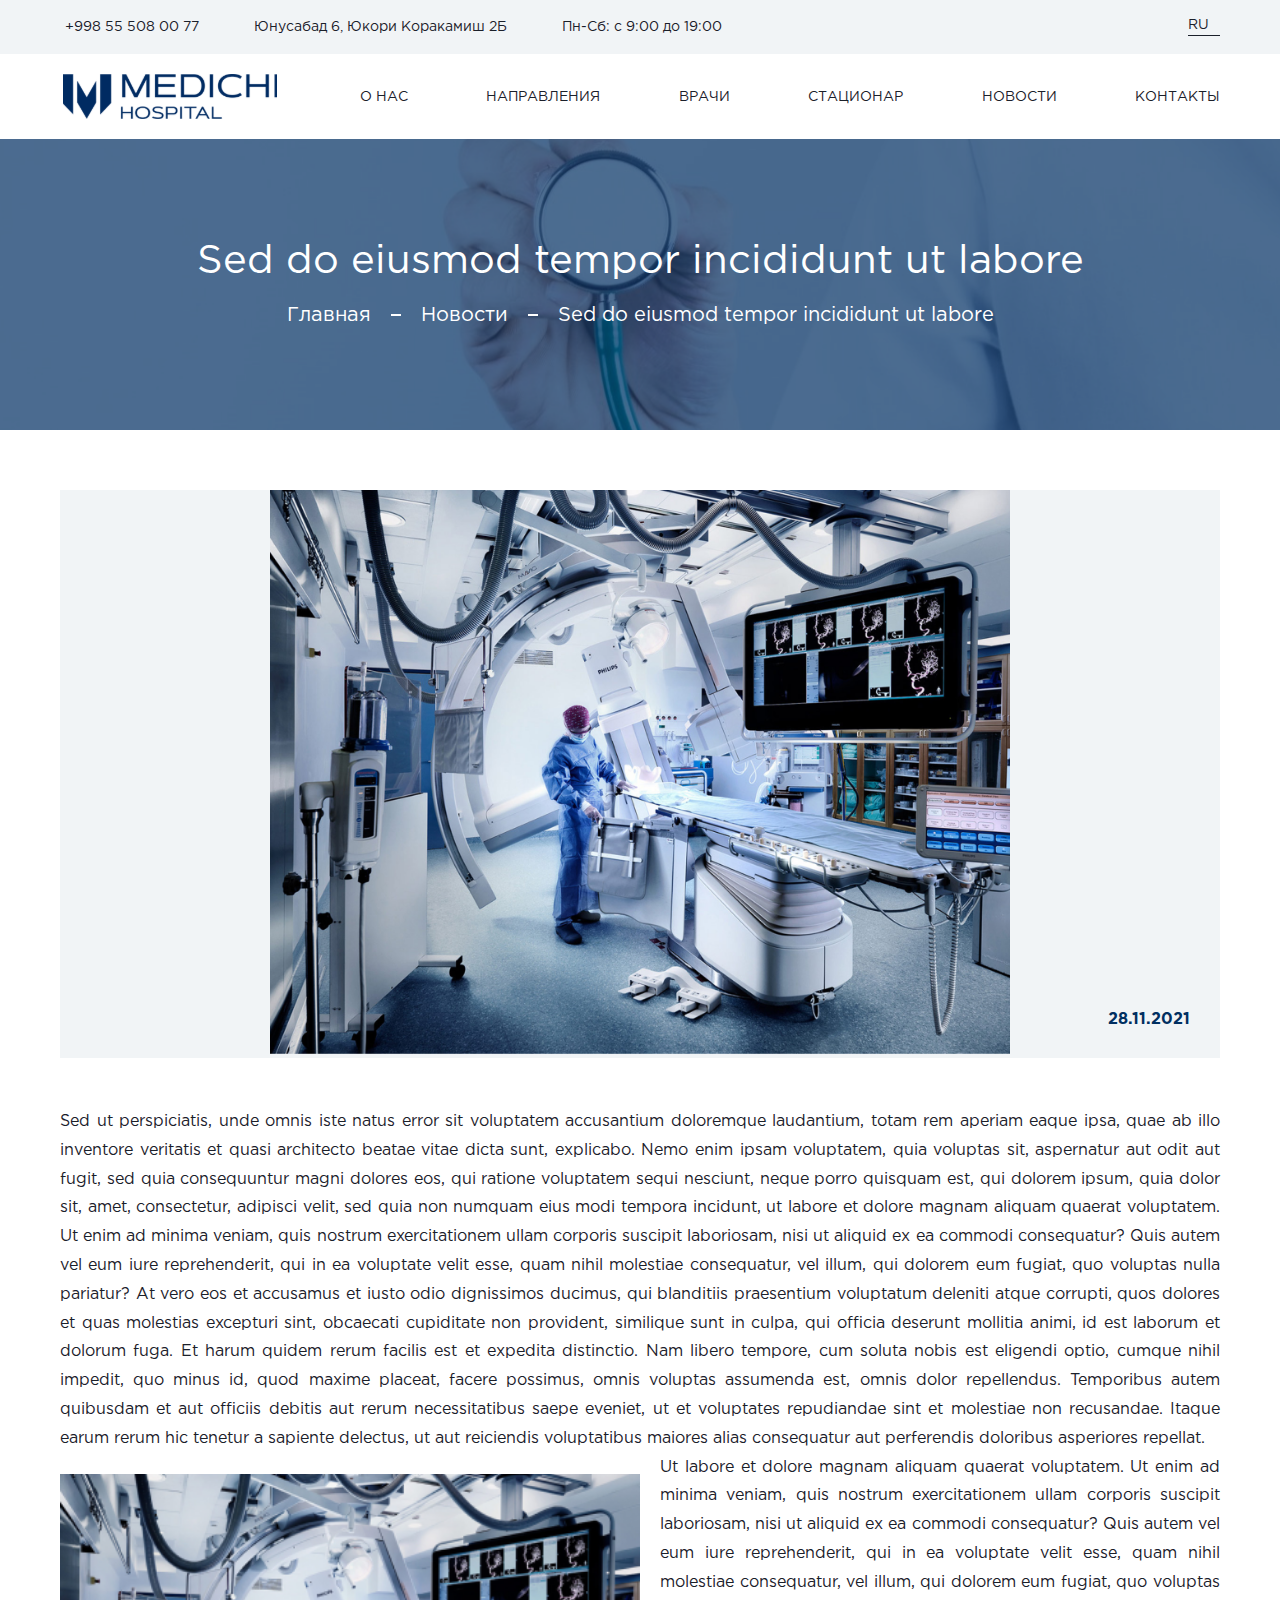
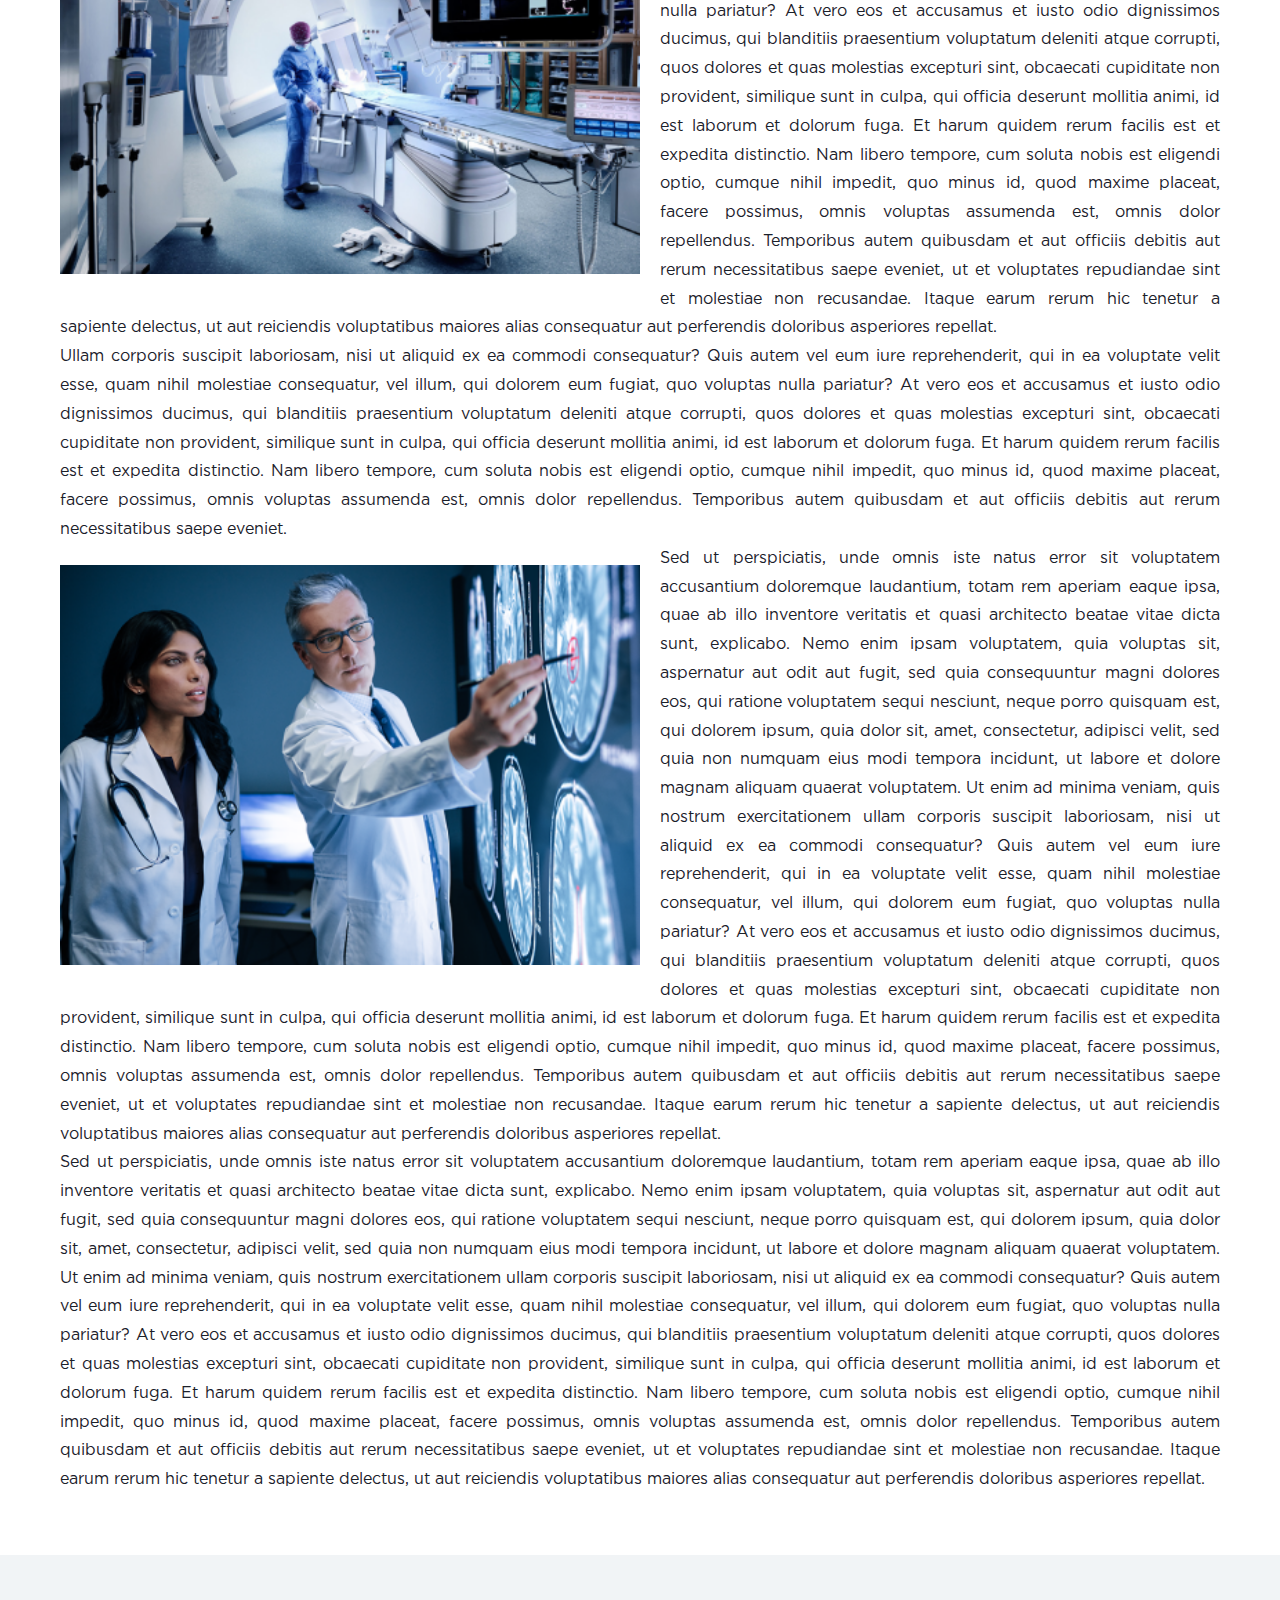
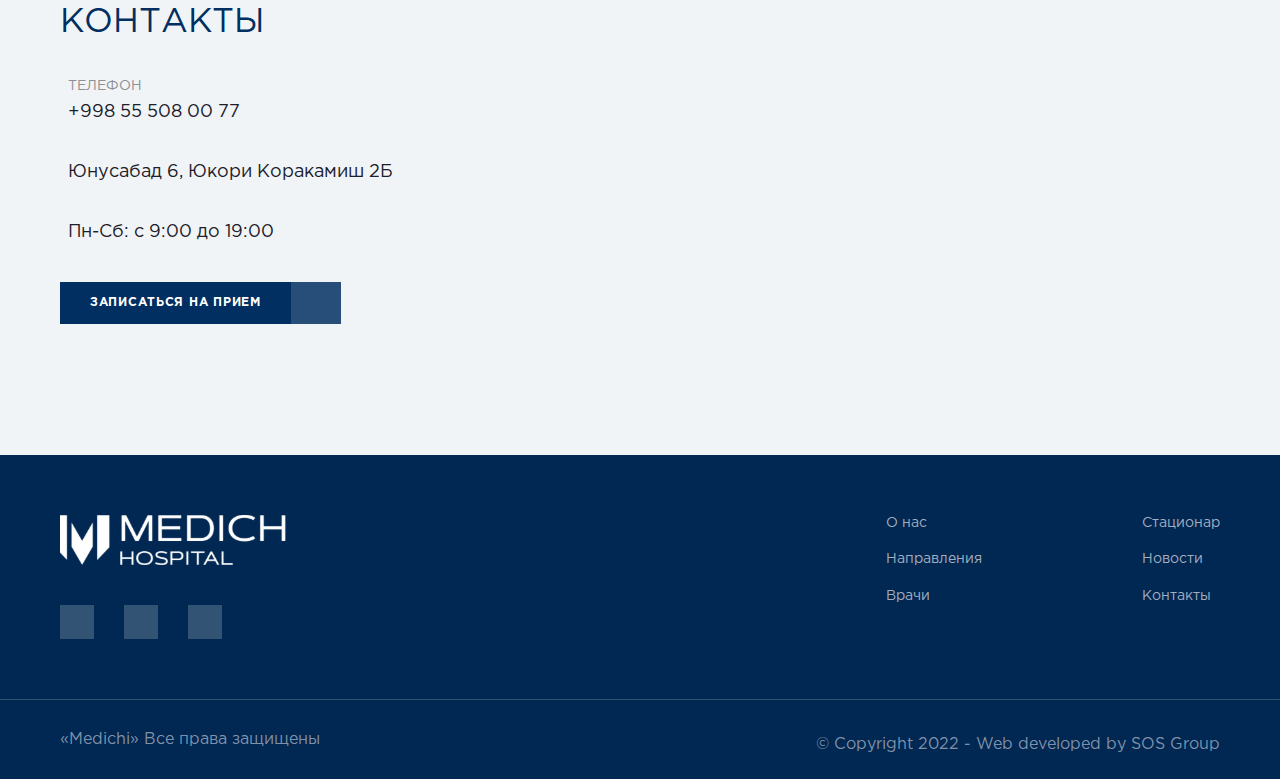
<file: medichi/news_in.html>
<!DOCTYPE html>
<html lang="en">
<head>
    <meta charset="UTF-8">
    <meta http-equiv="X-UA-Compatible" content="IE=edge">
    <meta name="viewport" content="width=device-width, initial-scale=1.0">
    <link rel="shortcut icon" href="foto/favicon/favicon.ico" type="image/x-icon" />
    <link rel="apple-touch-icon" sizes="180x180" href="foto/favicon/apple-touch-icon.png" />
    <link rel="icon" type="image/png" sizes="32x32" href="foto/favicon/favicon-32x32.png" />
    <link rel="icon" type="image/png" sizes="16x16" href="foto/favicon/favicon-16x16.png" />
    <link rel="manifest" href="foto/favicon/site.webmanifest" />
    <link rel="stylesheet" href="https://cdnjs.cloudflare.com/ajax/libs/font-awesome/5.15.3/css/all.min.css" integrity="sha512-iBBXm8fW90+nuLcSKlbmrPcLa0OT92xO1BIsZ+ywDWZCvqsWgccV3gFoRBv0z+8dLJgyAHIhR35VZc2oM/gI1w==" crossorigin="anonymous" referrerpolicy="no-referrer">
    <link rel="stylesheet" href="css/index.css">
    <link rel="stylesheet" href="css/fancybox-main.css"/>
    <link rel="stylesheet" href="css/owl.carousel.css">
    <link rel="stylesheet" href="css/slick.css">
    <title>Новости</title>
</head>
<body>
    
    <!-- header start -->

    <header>
        <div class="header">
            <div class="header__cart">
                <section class="container">

                    <div class="header__top">
                        <ul class="header__contacts">
                            <li>
                                <a class="header__contacts__link" href="tel:+998 94 505 45 05">
                                    <span><i class="fas fa-phone-alt"></i></span>
                                    +998 55 508 00 77
                                </a>
                            </li>
    
                            <li>
                                <a class="header__contacts__link">
                                    <span><i class="fas fa-map-marker-alt"></i></span>
                                    Юнусабад 6, Юкори Коракамиш 2Б
                                </a>
                            </li>
    
                            <li>
                                <a class="header__contacts__link">
                                    <span><i class="fas fa-clock"></i></span>
                                    Пн-Сб: с 9:00 до 19:00
                                </a>
                            </li>
                        </ul>
    
    
                        <!-- language start -->
    
                        <div class="header__ru">
                                
                            <div class="header__ru_cart dropdown-trigger"data-target='dropdown1'>
                                  <a data-target='dropdown1' class="header__en__link">RU</a>
                                  <span class="header__en__link"><i class="fas fa-angle-down"></i></span>
                            </div>
                    
                            <div class="header__ru_none dropdown-content" id='dropdown1'>
                                <div class="header__ru_list active">
                                  <a href="#!-1" class="header__en__link">RU</a>
                                </div>
                        
                                <div class="header__ru_list">
                                  <a href="#!-2" class="header__en__link">EN</a>
                                </div>
                    
                                <div class="header__ru_list">
                                    <a href="#!-3" class="header__en__link">UZ</a>
                                  </div>
                            </div>
                        </div>
    
                         <!-- language start -->
                         
                    </div>
                    
                </section>
            </div>

            <section class="container">
                <div class="header__list">

                    <div class="header__logo">
                        <a href="index.html">
                            <img src="foto/logo.svg" alt="logo">
                        </a>
                    </div>
                    
                    <menu class="header__menu__max sidenav" id="slide-out">
                        <ul class="header__menu">
                            <li>
                                <a href="about.html" class="header__menu__link">О нас</a>
                            </li>
    
                            <li>
                                <a href="directions.html" class="header__menu__link">Направления</a>
                            </li>
    
                            <li>
                                <a href="doctors.html" class="header__menu__link">Врачи</a>
                            </li>
    
                            <li>
                                <a href="hospital.html" class="header__menu__link">Стационар</a>
                            </li>
    
                            <li>
                                <a href="news.html" class="header__menu__link">Новости</a>
                            </li>
    
                            <li>
                                <a href="contacts.html" class="header__menu__link">Контакты</a>
                            </li>
                        </ul>
                    </menu>

                    <div class="header__burger sidenav-trigger" data-target="slide-out">
						<div class="header__burger__start burger__start"><i class="fas fa-bars"></i></div>
					</div>
                    
                </div>
            </section>
        </div>
    </header>

    <!-- header end --> 


    <!-- about_in start -->

    <div class="about_in" style="background-image:url(foto/fon_about.png);">
        <section class="container">
            <div class="about_in__cart">
                <h2 class="about_in__title__h2">Sed do eiusmod tempor incididunt ut labore</h2>
                <ul class="about_in__list__menu">
                    <li>
                        <a class="about_in__link__menu" href="index.html">Главная</a>
                    </li>

                    <li>
                        <a class="about_in__link__menu" href="news.html">Новости</a>
                    </li>

                    <li>
                        <a class="about_in__link__menu" href="#! ">Sed do eiusmod tempor incididunt ut labore</a>
                    </li>
                </ul>
            </div>
        </section>
    </div>

    <!-- about_in end -->


    <!-- news_in start -->

    <div class="news_in">
        <section class="container">
            <div class="news_in__cart">
                <div class="news_in__img">
                    <img src="foto/news_11.png" alt="news_in">
                    <h4 class="news_in__data">28.11.2021</h4>
                </div>

                <div class="about_contint__text">
                    <p>Sed ut perspiciatis, unde omnis iste natus error sit voluptatem accusantium doloremque laudantium, totam rem aperiam eaque ipsa, quae ab illo inventore veritatis et quasi architecto beatae vitae dicta sunt, explicabo. Nemo enim ipsam voluptatem, quia voluptas sit, aspernatur aut odit aut fugit, sed quia consequuntur magni dolores eos, qui ratione voluptatem sequi nesciunt, neque porro quisquam est, qui dolorem ipsum, quia dolor sit, amet, consectetur, adipisci velit, sed quia non numquam eius modi tempora incidunt, ut labore et dolore magnam aliquam quaerat voluptatem. Ut enim ad minima veniam, quis nostrum exercitationem ullam corporis suscipit laboriosam, nisi ut aliquid ex ea commodi consequatur? Quis autem vel eum iure reprehenderit, qui in ea voluptate velit esse, quam nihil molestiae consequatur, vel illum, qui dolorem eum fugiat, quo voluptas nulla pariatur? At vero eos et accusamus et iusto odio dignissimos ducimus, qui blanditiis praesentium voluptatum deleniti atque corrupti, quos dolores et quas molestias excepturi sint, obcaecati cupiditate non provident, similique sunt in culpa, qui officia deserunt mollitia animi, id est laborum et dolorum fuga. Et harum quidem rerum facilis est et expedita distinctio. Nam libero tempore, cum soluta nobis est eligendi optio, cumque nihil impedit, quo minus id, quod maxime placeat, facere possimus, omnis voluptas assumenda est, omnis dolor repellendus. Temporibus autem quibusdam et aut officiis debitis aut rerum necessitatibus saepe eveniet, ut et voluptates repudiandae sint et molestiae non recusandae. Itaque earum rerum hic tenetur a sapiente delectus, ut aut reiciendis voluptatibus maiores alias consequatur aut perferendis doloribus asperiores repellat.</p>
                    <img src="foto/news_2.png" alt="hospital">
                    <p>Ut labore et dolore magnam aliquam quaerat voluptatem. Ut enim ad minima veniam, quis nostrum exercitationem ullam corporis suscipit laboriosam, nisi ut aliquid ex ea commodi consequatur? Quis autem vel eum iure reprehenderit, qui in ea voluptate velit esse, quam nihil molestiae consequatur, vel illum, qui dolorem eum fugiat, quo voluptas nulla pariatur? At vero eos et accusamus et iusto odio dignissimos ducimus, qui blanditiis praesentium voluptatum deleniti atque corrupti, quos dolores et quas molestias excepturi sint, obcaecati cupiditate non provident, similique sunt in culpa, qui officia deserunt mollitia animi, id est laborum et dolorum fuga. Et harum quidem rerum facilis est et expedita distinctio. Nam libero tempore, cum soluta nobis est eligendi optio, cumque nihil impedit, quo minus id, quod maxime placeat, facere possimus, omnis voluptas assumenda est, omnis dolor repellendus. Temporibus autem quibusdam et aut officiis debitis aut rerum necessitatibus saepe eveniet, ut et voluptates repudiandae sint et molestiae non recusandae. Itaque earum rerum hic tenetur a sapiente delectus, ut aut reiciendis voluptatibus maiores alias consequatur aut perferendis doloribus asperiores repellat.</p>
                    <p>Ullam corporis suscipit laboriosam, nisi ut aliquid ex ea commodi consequatur? Quis autem vel eum iure reprehenderit, qui in ea voluptate velit esse, quam nihil molestiae consequatur, vel illum, qui dolorem eum fugiat, quo voluptas nulla pariatur? At vero eos et accusamus et iusto odio dignissimos ducimus, qui blanditiis praesentium voluptatum deleniti atque corrupti, quos dolores et quas molestias excepturi sint, obcaecati cupiditate non provident, similique sunt in culpa, qui officia deserunt mollitia animi, id est laborum et dolorum fuga. Et harum quidem rerum facilis est et expedita distinctio. Nam libero tempore, cum soluta nobis est eligendi optio, cumque nihil impedit, quo minus id, quod maxime placeat, facere possimus, omnis voluptas assumenda est, omnis dolor repellendus. Temporibus autem quibusdam et aut officiis debitis aut rerum necessitatibus saepe eveniet.</p>
                    <img src="foto/news_1.png" alt="hospital">
                    <p>Sed ut perspiciatis, unde omnis iste natus error sit voluptatem accusantium doloremque laudantium, totam rem aperiam eaque ipsa, quae ab illo inventore veritatis et quasi architecto beatae vitae dicta sunt, explicabo. Nemo enim ipsam voluptatem, quia voluptas sit, aspernatur aut odit aut fugit, sed quia consequuntur magni dolores eos, qui ratione voluptatem sequi nesciunt, neque porro quisquam est, qui dolorem ipsum, quia dolor sit, amet, consectetur, adipisci velit, sed quia non numquam eius modi tempora incidunt, ut labore et dolore magnam aliquam quaerat voluptatem. Ut enim ad minima veniam, quis nostrum exercitationem ullam corporis suscipit laboriosam, nisi ut aliquid ex ea commodi consequatur?
                    Quis autem vel eum iure reprehenderit, qui in ea voluptate velit esse, quam nihil molestiae consequatur, vel illum, qui dolorem eum fugiat, quo voluptas nulla pariatur? At vero eos et accusamus et iusto odio dignissimos ducimus, qui blanditiis praesentium voluptatum deleniti atque corrupti, quos dolores et quas molestias excepturi sint, obcaecati cupiditate non provident, similique sunt in culpa, qui officia deserunt mollitia animi, id est laborum et dolorum fuga. Et harum quidem rerum facilis est et expedita distinctio. Nam libero tempore, cum soluta nobis est eligendi optio, cumque nihil impedit, quo minus id, quod maxime placeat, facere possimus, omnis voluptas assumenda est, omnis dolor repellendus. Temporibus autem quibusdam et aut officiis debitis aut rerum necessitatibus saepe eveniet, ut et voluptates repudiandae sint et molestiae non recusandae. Itaque earum rerum hic tenetur a sapiente delectus, ut aut reiciendis voluptatibus maiores alias consequatur aut perferendis doloribus asperiores repellat.</p>
                    <p>Sed ut perspiciatis, unde omnis iste natus error sit voluptatem accusantium doloremque laudantium, totam rem aperiam eaque ipsa, quae ab illo inventore veritatis et quasi architecto beatae vitae dicta sunt, explicabo. Nemo enim ipsam voluptatem, quia voluptas sit, aspernatur aut odit aut fugit, sed quia consequuntur magni dolores eos, qui ratione voluptatem sequi nesciunt, neque porro quisquam est, qui dolorem ipsum, quia dolor sit, amet, consectetur, adipisci velit, sed quia non numquam eius modi tempora incidunt, ut labore et dolore magnam aliquam quaerat voluptatem. Ut enim ad minima veniam, quis nostrum exercitationem ullam corporis suscipit laboriosam, nisi ut aliquid ex ea commodi consequatur?
                    Quis autem vel eum iure reprehenderit, qui in ea voluptate velit esse, quam nihil molestiae consequatur, vel illum, qui dolorem eum fugiat, quo voluptas nulla pariatur? At vero eos et accusamus et iusto odio dignissimos ducimus, qui blanditiis praesentium voluptatum deleniti atque corrupti, quos dolores et quas molestias excepturi sint, obcaecati cupiditate non provident, similique sunt in culpa, qui officia deserunt mollitia animi, id est laborum et dolorum fuga. Et harum quidem rerum facilis est et expedita distinctio. Nam libero tempore, cum soluta nobis est eligendi optio, cumque nihil impedit, quo minus id, quod maxime placeat, facere possimus, omnis voluptas assumenda est, omnis dolor repellendus. Temporibus autem quibusdam et aut officiis debitis aut rerum necessitatibus saepe eveniet, ut et voluptates repudiandae sint et molestiae non recusandae. Itaque earum rerum hic tenetur a sapiente delectus, ut aut reiciendis voluptatibus maiores alias consequatur aut perferendis doloribus asperiores repellat.</p>
                </div>
            </div>
        </section>
    </div>

    <!-- news_in end -->



    <!-- contactsIn start -->

    <div class="contactsIn">
        <section class="container">
        <div class="contactsIn__list">
                <div class="contactsIn__cart">
                    <h2 class="services__title__h2">Контакты</h2>
                     
                    <ul class="contactsIn__menu">
                        <li>
                            <span><i class="fas fa-phone-alt"></i></span>
                            
                            <div>
                                <a href="tel:+998 94 505 45 05" class="contactsIn__menu__link">
                                    <span>Телефон</span>
                                     +998 55 508 00 77
                                </a>
                            </div>
                        </li>
    
                        <li>
                            <span><i class="fas fa-map-marker-alt"></i></span>
                            <a class="contactsIn__menu__link">Юнусабад 6, Юкори Коракамиш 2Б</a>
                        </li>
                        
                        <li>
                            <span><i class="fas fa-clock"></i></span>
                            <a class="contactsIn__menu__link">Пн-Сб: с 9:00 до 19:00</a>
                        </li>
                    </ul>
    
                    <a href="#!" class="contactsIn__link">Записаться на прием <span><i class="fas fa-chevron-right"></i></span></a>
                </div>
                
                <div class="contactsIn__map">
                    <iframe src="https://www.google.com/maps/embed?pb=!1m14!1m8!1m3!1d5988.1027057785495!2d69.266342!3d41.372969!3m2!1i1024!2i768!4f13.1!3m3!1m2!1s0x0%3A0xd4e53010e0693d6b!2zNDHCsDIyJzIyLjciTiA2OcKwMTUnNTguOCJF!5e0!3m2!1sru!2s!4v1664795521454!5m2!1sru!2s" width="600" height="450" style="border:0;" allowfullscreen="" loading="lazy" referrerpolicy="no-referrer-when-downgrade"></iframe>
                </div>
            </div>
        </section>
    </div>

    <!-- contactsIn end -->


    <!-- footer start -->

    <footer>
        <div class="footer">
            <section class="container">
                <div class="footer__list">
                    <div class="footer__cart">
                        <div class="footer__img">
                            <a href="index.html">
                                <img src="foto/footer__logo.svg" alt="footer__logo">
                            </a>
                        </div>

                        <ul class="footer__menu__icons">
                            <li>
                                <a href="#!" class="footer__link__icons"><i class="fab fa-instagram"></i></a>
                            </li>

                            <li>
                                <a href="#!" class="footer__link__icons"><i class="fab fa-facebook-f"></i></a>
                            </li>

                            <li>
                                <a href="#!" class="footer__link__icons"><i class="fab fa-telegram-plane"></i></a>
                            </li>
                        </ul>
                    </div>

                    <div class="footer__item">
                        <ul class="footer__menu">
                            <li>
                                <a href="about.html" class="footer__menu__link"> О нас </a>
                            </li>

                            <li>
                                <a href="directions.html" class="footer__menu__link">Направления </a>
                            </li>

                            <li>
                                <a href="doctors.html" class="footer__menu__link"> Врачи </a>
                            </li>
                        </ul>

                        <ul class="footer__menu">
                            <li>
                                <a href="hospital.html" class="footer__menu__link"> Стационар </a>
                            </li>

                            <li>
                                <a href="news.html" class="footer__menu__link">Новости </a>
                            </li>

                            <li>
                                <a href="contacts.html" class="footer__menu__link"> Контакты </a>
                            </li>
                        </ul>
                    </div>
                </div>
            </section>

            <div class="footer__bootom">
                <section class="container">
                    <div class="footer__bootom__list">
                        <h4 class="footer__title__h4">«Medichi» Все права защищены</h4>
                        <h4 class="footer__title__h4">© Copyright 2022 - Web developed by SOS Group</h4>
                    </div>
                </section>
            </div>
        </div>
    </footer>

    <!-- footer end -->
                                                
    
    <script src="js/jquery-3.6.1.min.js"></script>
    <script src="js/owl.carousel.js"></script>
    <script src="js/slick.min.js"></script>
    <script src="js/slick.js"></script>
    <script src="js/materialize.min.js"></script>
    <script src="js/fancyapps-ui.js"></script>
    <script src="js/fancybox_main.js"></script>
    <script src="js/mar_ru.js"></script>
    <script src="js/index.js"></script>
</body>
</html>
</file>
<file: medichi/css/index.css>
@font-face {
  font-family: "Gotham Pro";
  src: url("../fonts/GothaProLig.otf") format("truetype");
  font-weight: 100;
}
@font-face {
  font-family: "Gotham Pro";
  src: url("../fonts/GothaProReg.otf") format("truetype");
  font-weight: 400;
}
@font-face {
  font-family: "Gotham Pro";
  src: url("../fonts/GothaProMed.otf") format("truetype");
  font-weight: 500;
}
@font-face {
  font-family: "Gotham Pro";
  src: url("../fonts/GothaProNarBol.otf") format("truetype");
  font-weight: 600;
}
@font-face {
  font-family: "Gotham Pro";
  src: url("../fonts/GothaProBol.otf") format("truetype");
  font-weight: 700;
}
@font-face {
  font-family: "Gotham Pro";
  src: url("../fonts/GothaProBla.otf") format("truetype");
  font-weight: 900;
}
.footer__link__icons, .footer__menu__link, .contactsIn__link span, .contactsIn__link, .news__img img, .news__img, .news__item, .reviews__list li, .gallYou__form__button span, .gallYou__form__button, .doctors__img img, .doctors__img, .doctors__item, .doctors .owl-carousel button, .about__link, .services__menu__link, .services__item, .slider__link span, .slider__link, .slider__list .slick-next, .slider__list .slick-prev, .slider__list li, .news_in__pagination__link, .news_in__left_right, .doctors_in__item__link, .doctors_in__item, .directions_in__table tr td a, .directions_in__accordion__title span, .directions_in__accordion__title, .directions_in__accordion__text, .directions__link {
  transition: all 0.3s linear;
  -webkit-transition: all 0.3s linear;
  -moz-transition: all 0.3s linear;
  -o-transition: all 0.3s linear;
  -ms-transition: all 0.3s linear;
}

*,
*::before,
*::after {
  margin: 0;
  padding: 0;
  box-sizing: border-box;
}

a {
  text-decoration: none;
  color: #1B202A;
}

.clearfix::after {
  display: block;
  content: "";
  clear: both;
}

button {
  border: none;
  outline: none;
  cursor: pointer;
}

ul {
  list-style-type: none;
}

label {
  cursor: pointer;
}

.about_in {
  position: relative;
  padding: 100px 0;
  background-position: top center !important;
  background-repeat: no-repeat !important;
  background-size: cover !important;
  margin-bottom: 100px;
}
.about_in__title__h2 {
  font-size: 40px;
  font-weight: 400;
  color: #fff;
  text-align: center;
  line-height: 115%;
  margin-bottom: 15px;
}
.about_in__list__menu {
  display: flex;
  align-items: center;
  justify-content: center;
  grid-gap: 20px;
  flex-wrap: wrap;
}
.about_in__list__menu li {
  position: relative;
}
.about_in__list__menu li + li .about_in__link__menu {
  padding-left: 30px;
}
.about_in__list__menu li + li .about_in__link__menu::after {
  display: block;
  content: "";
  width: 10px;
  height: 2px;
  background-color: #fff;
  position: absolute;
  top: 50%;
  left: 0;
  transform: translate(0, -50%);
  -webkit-transform: translate(0, -50%);
  -moz-transform: translate(0, -50%);
  -ms-transform: translate(0, -50%);
  -o-transform: translate(0, -50%);
}
.about_in__link__menu {
  font-size: 20px;
  font-weight: 400;
  color: #fff;
  text-align: center;
  line-height: 150%;
  position: relative;
}

.about_contint {
  position: relative;
  margin-bottom: 100px;
}
.about_contint .about__item__img {
  padding-top: 10px;
}
.about_contint__text {
  font-size: 16px;
  font-weight: 400;
  color: #1B202A;
  line-height: 180%;
  margin: 25px 0;
  text-align: justify;
}
.about_contint__text a {
  font-weight: 500;
}
.about_contint__text img {
  margin-top: 20px;
  margin-bottom: 20px;
  float: left;
  margin-right: 20px;
  width: 50%;
  height: auto;
  object-fit: cover;
  object-position: center center;
  max-height: 400px;
}
.about_contint__text img + img {
  margin-top: 20px;
  margin-bottom: 20px;
  margin-right: 0px;
  float: right;
  margin-left: 20px;
}

.about_video {
  position: relative;
  margin-bottom: 100px;
}
.about_video__video {
  position: relative;
  width: 650px;
  height: 400px;
  float: left;
  margin-right: 60px;
  margin-bottom: 10px;
}
.about_video__video img {
  width: 100%;
  height: 100%;
  object-fit: cover;
}
.about_video__img__play {
  width: 16px !important;
  height: 16px !important;
  object-fit: cover !important;
  object-position: center !important;
  position: absolute;
  top: 50%;
  left: 50%;
  transform: translate(-50%, -50%);
  -webkit-transform: translate(-50%, -50%);
  -moz-transform: translate(-50%, -50%);
  -ms-transform: translate(-50%, -50%);
  -o-transform: translate(-50%, -50%);
}

@media (max-width: 1200px) {
  .about_video__video {
    margin-right: 30px;
  }
  .about_in__title__h2 {
    font-size: 32px;
  }
  .about_in {
    padding: 70px 0;
  }
  .about_in__link__menu {
    font-size: 18px;
  }
}
@media (max-width: 1000px) {
  .about_video__video {
    margin-right: 0px;
    width: 100%;
    height: auto;
  }
  .about_in__link__menu {
    font-size: 16px;
  }
  .about_contint__text img {
    width: 100%;
    float: inherit;
    margin-right: 0;
  }
  .about_contint__text img + img {
    float: inherit;
    margin-left: 0;
  }
}
@media (max-width: 800px) {
  .about_contint__text,
.about_contint__text {
    font-size: 14px;
  }
  .about_in__title__h2 {
    font-size: 30px;
  }
}
@media (max-width: 650px) {
  .about_in {
    padding: 50px 0;
  }
}
@media (max-width: 550px) {
  .about_in__title__h2 {
    font-size: 26px;
  }
  .about_in__link__menu {
    font-size: 14px;
  }
  .about_in__list__menu li + li .about_in__link__menu {
    padding-left: 20px;
  }
  .about_in__list__menu {
    grid-gap: 10px;
  }
}
.button__min {
  display: inline-block;
  position: absolute;
  top: 50%;
  left: 50%;
  transform: translate(-50%, -50%);
  -webkit-transform: translate(-50%, -50%);
  -moz-transform: translate(-50%, -50%);
  -ms-transform: translate(-50%, -50%);
  -o-transform: translate(-50%, -50%);
}

.button__min.is-play {
  background-color: #fff;
  border-radius: 50%;
  width: 60px;
  height: 60px;
}

.button__min.is-play .button-outer-circle {
  background-color: #fff;
  border-radius: 50%;
  position: absolute;
  top: 0;
  left: 0;
  right: 0;
  bottom: 0;
  height: 100%;
  width: 100%;
}

.button__min.is-play .button-icon {
  position: absolute;
  top: 50%;
  left: 50%;
  width: 30px;
  height: 30px;
  transform: translate(-50%, -50%);
}

.button__min.is-play .button-icon .triangle {
  -webkit-animation: fadeIn 7s ease;
  animation: fadeIn 7s ease;
}

.button__min.is-play .button-icon .path {
  stroke-dasharray: 90;
  stroke-dashoffset: 0;
  -webkit-animation: triangleStroke 3s;
  animation: triangleStroke 3s;
  -webkit-animation-timing-function: ease;
  animation-timing-function: ease;
}

.has-scale-animation {
  -webkit-animation: smallScale 3s infinite;
  animation: smallScale 3s infinite;
}

.has-delay-short {
  -webkit-animation-delay: 0.5s;
  animation-delay: 0.5s;
}

@-webkit-keyframes fadeIn {
  from {
    opacity: 0;
  }
  to {
    opacity: 1;
  }
}
@keyframes fadeIn {
  from {
    opacity: 0;
  }
  to {
    opacity: 1;
  }
}
@-webkit-keyframes triangleStroke {
  from {
    stroke-dashoffset: 90;
  }
  to {
    stroke-dashoffset: 0;
  }
}
@keyframes triangleStroke {
  from {
    stroke-dashoffset: 90;
  }
  to {
    stroke-dashoffset: 0;
  }
}
@-webkit-keyframes smallScale {
  from {
    transform: scale(1);
    opacity: 1;
  }
  to {
    transform: scale(1.5);
    opacity: 0;
  }
}
@keyframes smallScale {
  from {
    transform: scale(1);
    opacity: 1;
  }
  to {
    transform: scale(1.5);
    opacity: 0;
  }
}
.directions {
  position: relative;
  margin-bottom: 100px;
}
.directions__title__h2 {
  font-size: 24px;
  font-weight: 700;
  color: #012F61;
  padding-bottom: 25px;
  margin-bottom: 15px;
  line-height: 100%;
  border-bottom: 1px solid #E2E6EC;
}
.directions__cart .directions__item + .directions__item {
  margin-top: 40px;
}
.directions__list {
  display: flex;
  align-items: center;
  flex-wrap: wrap;
  grid-column-gap: 50px;
  padding-left: 15px;
  list-style: disc;
}
.directions__link {
  font-size: 18px;
  font-weight: 400;
  color: #8D9095;
  line-height: 150%;
  display: inline-block;
  margin-bottom: 10px;
}
.directions__link:hover {
  color: #012F61;
}

@media (max-width: 1100px) {
  .directions__title__h2 {
    font-size: 22px;
  }
}
@media (max-width: 1100px) {
  .directions__title__h2 {
    font-size: 20px;
    padding-bottom: 20px;
    margin-bottom: 10px;
  }
  .directions__link {
    font-size: 16px;
  }
  .directions__cart .directions__item + .directions__item {
    margin-top: 30px;
  }
}
@media (max-width: 650px) {
  .directions__title__h2 {
    font-size: 18px;
    padding-bottom: 15px;
    margin-bottom: 10px;
  }
  .directions__link {
    font-size: 14px;
  }
  .directions__cart .directions__item + .directions__item {
    margin-top: 20px;
  }
  .directions__list {
    grid-column-gap: 30px;
  }
}
.directions_in {
  position: relative;
  margin-bottom: 100px;
}
.directions_in .services__item {
  min-height: auto;
  display: block;
  box-shadow: 0px 2px 10px rgba(0, 0, 0, 0.1);
}
.directions_in .services__item__active {
  box-shadow: 0px 2px 10px rgba(0, 0, 0, 0.1);
}
.directions_in__menu {
  display: flex;
  align-items: center;
  grid-gap: 100px;
  margin-bottom: 40px;
  border-bottom: 1px solid #E2E6EC;
}
.directions_in__link {
  font-size: 14px;
  font-weight: 400;
  color: rgb(27, 32, 42);
  line-height: 100%;
  padding-bottom: 15px;
  display: inline-block;
}
.directions_in__menu_active a {
  color: #012F61;
  border-bottom: 4px solid #012F61;
  padding-bottom: 13px;
  margin-bottom: -2px;
}
.directions_in__item__text {
  font-size: 16px;
  font-weight: 400;
  color: #1B202A;
  line-height: 180%;
  margin: 25px 0;
  text-align: justify;
}
.directions_in__item__title__h2 {
  font-size: 24px;
  font-weight: 700;
  color: #012F61;
  line-height: 100%;
  margin-top: 35px;
}
.directions_in__accordion {
  margin-top: 30px;
}
.directions_in__accordion li + li {
  margin-top: 30px;
}
.directions_in__accordion__item {
  background-color: #fff;
  width: 100%;
  box-shadow: 0px 2px 10px rgba(0, 0, 0, 0.1);
}
.directions_in__accordion__text {
  font-size: 16px;
  font-weight: 400;
  color: #1B202A;
  line-height: 180%;
  text-align: justify;
  opacity: 0;
  height: 0;
  overflow: hidden;
  padding: 0;
}
.directions_in__accordion__title {
  font-size: 16px;
  font-weight: 400;
  color: #1B202A;
  display: flex;
  align-items: center;
  justify-content: space-between;
  grid-gap: 15px;
  padding: 15px 30px;
  cursor: pointer;
}
.directions_in .services__item__active .directions_in__accordion__text {
  opacity: 1;
  height: auto;
  overflow: inherit;
  padding-top: 15px;
  padding: 15px 30px;
}
.directions_in .services__item__active .directions_in__accordion__title {
  color: #012F61;
}
.directions_in .services__item__active .directions_in__accordion__title span {
  color: #012F61;
  transform: rotate(180deg);
  -webkit-transform: rotate(180deg);
  -moz-transform: rotate(180deg);
  -ms-transform: rotate(180deg);
  -o-transform: rotate(180deg);
}
.directions_in__table {
  width: 100%;
  padding-bottom: 20px;
}
.directions_in__table tr {
  display: flex;
  align-items: flex-start;
  justify-content: space-between;
  height: 100%;
  grid-gap: 20px;
  padding: 18px 30px;
  background-color: #FFFFFF;
  box-shadow: 0px 2px 10px rgba(0, 0, 0, 0.1);
  margin-bottom: 2px;
}
.directions_in__table tr th {
  display: flex;
  align-items: flex-start;
  justify-content: flex-start;
  min-width: 350px;
  font-size: 20px;
  font-weight: 700;
  color: #012F61;
  line-height: 100%;
}
.directions_in__table tr th h1, .directions_in__table tr th h2, .directions_in__table tr th h3, .directions_in__table tr th h4, .directions_in__table tr th h5, .directions_in__table tr th h6, .directions_in__table tr th p, .directions_in__table tr th em {
  font-size: 20px;
  font-weight: 700;
  color: #012F61;
  line-height: 100%;
}
.directions_in__table tr td {
  display: flex;
  align-items: center;
  justify-content: flex-start;
  min-width: 350px;
  font-size: 16px;
  font-weight: 400;
  color: #1B202A;
  line-height: 115%;
  min-height: 40px;
}
.directions_in__table tr td h1, .directions_in__table tr td h2, .directions_in__table tr td h3, .directions_in__table tr td h4, .directions_in__table tr td h5, .directions_in__table tr td h6, .directions_in__table tr td p, .directions_in__table tr td em {
  font-size: 16px;
  font-weight: 400;
  color: #1B202A;
  line-height: 115%;
}
.directions_in__table tr td a {
  font-size: 12px;
  font-weight: 700;
  color: #fff;
  line-height: 100%;
  padding: 14px 20px;
  background-color: #012F61;
  min-height: 40px;
}
.directions_in__table tr td a:hover {
  background-color: #F1F4F6;
  color: #012F61;
}
.directions_in__table tr + tr {
  box-shadow: 0px 0px 0px rgba(0, 0, 0, 0.1);
  border-bottom: 1px solid #E2E6EC;
  margin-bottom: 0;
}

@media (max-width: 1260px) {
  .directions_in__table__cart {
    overflow-x: scroll;
  }
  .directions_in__table {
    width: 1280px;
  }
  .directions_in__table tr td,
.directions_in__table tr th {
    min-width: 300px;
  }
  .directions_in__table__cart::-webkit-scrollbar {
    width: 5px;
    height: 8px;
    border-radius: 50px;
    -webkit-border-radius: 50px;
    -moz-border-radius: 50px;
    -ms-border-radius: 50px;
    -o-border-radius: 50px;
  }
  .directions_in__table__cart::-webkit-scrollbar-track {
    background: #8D9095;
    border-radius: 50px;
    -webkit-border-radius: 50px;
    -moz-border-radius: 50px;
    -ms-border-radius: 50px;
    -o-border-radius: 50px;
  }
  .directions_in__table__cart::-webkit-scrollbar-thumb {
    background: #012F61;
    height: 8px;
    border-radius: 50px;
  }
  .directions_in__table tr th {
    font-size: 18px;
  }
  .directions_in__table tr th h1,
.directions_in__table tr th h2,
.directions_in__table tr th h3,
.directions_in__table tr th h4,
.directions_in__table tr th h5,
.directions_in__table tr th h6,
.directions_in__table tr th p,
.directions_in__table tr th em {
    font-size: 18px;
    font-weight: 700;
    color: #012F61;
    line-height: 100%;
  }
}
@media (max-width: 1250px) {
  .directions_in__menu {
    grid-gap: 80px;
  }
}
@media (max-width: 1000px) {
  .directions_in__menu {
    grid-gap: 60px;
  }
  .directions_in__item__text,
.directions_in__accordion__text,
.directions_in__accordion__title {
    font-size: 14px;
  }
  .directions_in__item__title__h2 {
    font-size: 22px;
    margin-top: 20px;
  }
  .directions_in__accordion {
    margin-top: 20px;
  }
}
@media (max-width: 650px) {
  .directions_in__menu {
    grid-gap: 30px;
    margin-bottom: 20px;
  }
  .directions_in__menu {
    flex-wrap: wrap;
    border-bottom: 0;
  }
  .directions_in__table tr th {
    font-size: 16px;
  }
  .directions_in__table tr th h1,
.directions_in__table tr th h2,
.directions_in__table tr th h3,
.directions_in__table tr th h4,
.directions_in__table tr th h5,
.directions_in__table tr th h6,
.directions_in__table tr th p,
.directions_in__table tr th em {
    font-size: 16px;
    font-weight: 700;
    color: #012F61;
    line-height: 100%;
  }
  .directions_in__table tr td {
    font-size: 14px;
  }
  .directions_in__table tr td h1,
.directions_in__table tr td h2,
.directions_in__table tr td h3,
.directions_in__table tr td h4,
.directions_in__table tr td h5,
.directions_in__table tr td h6,
.directions_in__table tr td p,
.directions_in__table tr td em {
    font-size: 14px;
    font-weight: 400;
    color: #1B202A;
    line-height: 115%;
  }
  .directions_in__table tr td a {
    padding: 10px 15px;
    min-height: 30px;
  }
  .directions_in__table tr td {
    min-height: 30px;
  }
  .directions_in__table tr {
    padding: 15px 20px;
  }
  .directions_in__item .owl-carousel .owl-dots {
    bottom: -70px;
  }
}
.doctors_in {
  position: relative;
  margin-bottom: 100px;
}
.doctors_in__form {
  display: flex;
  align-items: center;
  width: 100%;
  height: auto;
}
.doctors_in__input {
  width: 100%;
  height: 60px;
  background-color: #F1F4F6;
  padding: 18px 30px;
  border: none;
  outline: none;
  font-size: 16px;
  font-weight: 400;
  color: #8D9095;
  line-height: 120%;
}
.doctors_in__input::placeholder {
  font-size: 16px;
  font-weight: 400;
  color: #8D9095;
  line-height: 120%;
}
.doctors_in__button {
  border: none;
  outline: none;
  background-color: #012F61;
  padding: 24px 35px;
  height: 60px;
  font-size: 16px;
  font-weight: 400;
  color: #fff;
  line-height: 100%;
  display: flex;
  align-items: center;
  grid-gap: 10px;
}
.doctors_in__list {
  display: flex;
  align-items: flex-start;
  flex-wrap: wrap;
  grid-gap: 30px;
  justify-content: space-around;
  margin-top: 60px;
}
.doctors_in__item {
  flex: 0 0 23%;
  max-width: 310px;
  position: relative;
  z-index: 1;
  background-color: #FFFFFF;
  box-shadow: 0px 4px 10px rgba(0, 0, 0, 0.1);
  overflow: hidden;
}
.doctors_in__item__link {
  display: flex;
  align-items: center;
  justify-content: center;
  margin-bottom: 0px;
  height: 0;
  opacity: 0;
  transform: translatey(50px);
  -webkit-transform: translatey(50px);
  -moz-transform: translatey(50px);
  -ms-transform: translatey(50px);
  -o-transform: translatey(50px);
}
.doctors_in__link {
  background-color: #012F61;
  padding: 20px 35px;
  font-size: 12px;
  font-weight: 700;
  color: #fff;
  text-align: center;
  letter-spacing: 0.06em;
  text-transform: uppercase;
  display: inline-block;
}
.doctors_in__link__bottom {
  display: flex;
  align-items: center;
  justify-content: center;
  margin-top: 60px;
}
.doctors_in__link__bottom a {
  font-size: 14px;
  font-weight: 700;
  color: #012F61;
  display: inline-block;
  text-align: center;
  letter-spacing: 0.06em;
  text-transform: uppercase;
}

.doctors_in__item:hover > .doctors_in__item__link {
  height: 50px;
  opacity: 1;
  margin-bottom: 30px;
  transform: translatey(0);
  -webkit-transform: translatey(0);
  -moz-transform: translatey(0);
  -ms-transform: translatey(0);
  -o-transform: translatey(0);
}

.doctors_in__item:hover {
  margin-bottom: -100px;
  position: relative;
  z-index: 10;
}

.doctors_in__item:hover > .doctors__img img {
  position: absolute;
  transform: scale(1.1);
  -webkit-transform: scale(1.1);
  -moz-transform: scale(1.1);
  -ms-transform: scale(1.1);
  -o-transform: scale(1.1);
}

@media (max-width: 1250px) {
  .doctors_in__item {
    flex: 0 0 30%;
    max-width: initial;
  }
  .doctors_in__list {
    grid-gap: 20px;
  }
}
@media (max-width: 1250px) {
  .doctors_in__item {
    flex: 0 0 47%;
    max-width: initial;
  }
  .doctors_in__list {
    grid-gap: 20px;
  }
  .doctors_in__input,
.doctors_in__button {
    height: 50px;
    padding: 15px 20px;
  }
  .doctors_in__item:hover {
    margin-bottom: -80px;
    position: relative;
    z-index: 10;
  }
}
@media (max-width: 600px) {
  .doctors_in__item {
    flex: 0 0 100%;
    max-width: initial;
  }
  .doctors_in__button {
    font-size: 14px;
  }
}
.doctorsM {
  position: relative;
  margin-bottom: 100px;
}
.doctorsM .contactsIn__link {
  margin-top: 30px;
}
.doctorsM__img {
  float: left;
  margin-right: 60px;
}
.doctorsM__title__h2 {
  font-size: 40px;
  font-weight: 400;
  color: #012F61;
  text-transform: uppercase;
  line-height: 110%;
  margin-bottom: 10px;
}
.doctorsM__list {
  margin-top: 40px;
}
.doctorsM__title__h4 {
  font-size: 16px;
  font-weight: 400;
  color: #8D9095;
}
.doctorsM__title__h3 {
  font-size: 24px;
  font-weight: 700;
  color: #012F61;
  line-height: 100%;
  margin-bottom: 25px;
}
.doctorsM__menu {
  display: flex;
  align-items: center;
  grid-gap: 10px;
  flex-wrap: wrap;
  margin-bottom: 22px;
}
.doctorsM__menu .doctorsM__menu__link + .doctorsM__menu__link {
  padding-left: 12px;
}
.doctorsM__menu .doctorsM__menu__link + .doctorsM__menu__link::after {
  content: "";
  display: block;
  position: absolute;
  top: 0;
  left: 0;
  width: 2px;
  height: 100%;
  background-color: #012F61;
  transform: rotate(25deg);
  -webkit-transform: rotate(25deg);
  -moz-transform: rotate(25deg);
  -ms-transform: rotate(25deg);
  -o-transform: rotate(25deg);
}
.doctorsM__menu__link {
  font-size: 18px;
  font-weight: 700;
  color: #012F61;
  line-height: 100%;
  position: relative;
}
.doctorsM__title__h5 {
  font-size: 18px;
  font-weight: 400;
  color: #1B202A;
  line-height: 120%;
}
.doctorsM__text {
  font-size: 16px;
  font-weight: 400;
  color: #1B202A;
  line-height: 180%;
  text-align: justify;
}
.doctorsM__img {
  width: 400px;
  height: 400px;
}
.doctorsM__img img {
  width: 100%;
  height: 100%;
  object-fit: cover;
}
.doctorsM__img img {
  object-position: top center;
}

@media (max-width: 1200px) {
  .doctorsM__img {
    margin-right: 30px;
  }
  .doctorsM__img {
    width: 300px;
    height: 300px;
  }
  .doctorsM__text {
    font-size: 14px;
  }
  .doctorsM__title__h5,
.doctorsM__menu__link {
    font-size: 16px;
  }
  .doctorsM__title__h2 {
    font-size: 32px;
  }
  .doctorsM__list {
    margin-top: 20px;
  }
}
@media (max-width: 1000px) {
  .doctorsM__title__h2 {
    font-size: 30px;
  }
  .doctorsM__title__h4 {
    font-size: 14px;
  }
}
@media (max-width: 800px) {
  .doctorsM__title__h2 {
    font-size: 26px;
  }
}
@media (max-width: 650px) {
  .doctorsM__img {
    float: inherit;
    max-width: 300px;
    margin: 0 auto;
    margin-bottom: 20px;
  }
  .doctorsM__title__h3 {
    font-size: 20px;
    margin-bottom: 15px;
  }
  .doctorsM__title__h5,
.doctorsM__menu__link {
    font-size: 14px;
  }
  .doctorsM__title__h2 {
    font-size: 22px;
  }
}
@media (max-width: 420px) {
  .doctorsM__img {
    max-width: inherit;
    width: 100%;
    height: auto;
    margin-bottom: 20px;
  }
}
.hospital {
  position: relative;
  margin-bottom: 100px;
}

@media (max-width: 1000px) {
  .hospital .about_contint__text img {
    width: 100%;
    float: inherit;
    margin-right: 0;
  }
  .hospital .about_contint__text img + img {
    float: inherit;
    margin-left: 0;
  }
}
.news_in {
  position: relative;
  margin-bottom: 100px;
}
.news_in__pagination {
  display: flex;
  align-items: center;
  justify-content: center;
  margin-top: 50px;
  grid-gap: 10px;
}
.news_in__left_right {
  font-size: 18px;
  font-weight: 700;
  color: #012F61;
  line-height: 100%;
  display: inline-block;
  text-align: center;
}
.news_in__left_right:hover {
  color: #8D9095;
}
.news_in__pagination__link {
  font-size: 18px;
  font-weight: 700;
  color: #012F61;
  line-height: 100%;
  width: 40px;
  height: 40px;
  display: flex;
  justify-content: center;
  align-items: center;
  text-align: center;
}
.news_in__pagination__link:hover {
  background-color: #012F61;
  color: #fff;
}
.news_in__pagination_active {
  background-color: #012F61;
  color: #fff;
}
.news_in__img {
  background-color: #F1F4F6;
  width: 100%;
  height: auto;
  padding: 0 210px;
  position: relative;
  margin-bottom: 50px;
}
.news_in__img img {
  width: 100%;
  height: 100%;
  object-fit: cover;
  object-position: center center;
  max-height: 680px;
}
.news_in__data {
  position: absolute;
  right: 30px;
  bottom: 30px;
  font-size: 16px;
  font-weight: 400px;
  color: #012F61;
  line-height: 100%;
  text-transform: uppercase;
}

@media (max-width: 1000px) {
  .news_in__img {
    padding: 0 120px;
  }
  .news_in__data {
    font-size: 14px;
    bottom: 20px;
    right: 20px;
  }
}
@media (max-width: 650px) {
  .news_in__data {
    bottom: -35px;
    left: 0;
  }
  .news_in__img {
    padding: 0 60px;
  }
  .news_in__pagination {
    margin-top: 30px;
  }
}
@media (max-width: 500px) {
  .news_in__img {
    padding: 0 0px;
  }
}
.contacts {
  position: relative;
}
.contacts .services__title__h2 {
  text-align: left;
}
.contacts .contactsIn__cart {
  padding: 0;
  flex: 0 0 49%;
  width: 100%;
  margin: 0;
}
.contacts__form {
  flex: 0 0 49%;
  width: 100%;
  display: flex;
  align-items: flex-end;
  flex-direction: column;
}
.contacts__list {
  display: flex;
  align-items: flex-start;
  justify-content: space-between;
  grid-gap: 20px;
  flex-wrap: wrap;
}
.contacts__input {
  width: 100%;
  height: 60px;
  background-color: #F1F4F6;
  padding: 18px 30px;
  border: none;
  outline: none;
  font-size: 16px;
  font-weight: 400;
  color: #8D9095;
  line-height: 120%;
  margin-bottom: 20px;
}
.contacts__input::placeholder {
  font-size: 16px;
  font-weight: 400;
  color: #8D9095;
  line-height: 120%;
}
.contacts__textarea {
  width: 100%;
  resize: none;
  height: 120px;
  background-color: #F1F4F6;
  padding: 18px 30px;
  border: none;
  outline: none;
  font-size: 16px;
  font-weight: 400;
  color: #8D9095;
  line-height: 120%;
}
.contacts__textarea::placeholder {
  font-size: 16px;
  font-weight: 400;
  color: #8D9095;
  line-height: 120%;
}
.contacts__map iframe {
  width: 100%;
  height: 650px;
}
.contacts__map__link {
  font-size: 20px;
  font-weight: 700;
  color: #fff;
  padding: 18px 25px;
  line-height: 100%;
  background-color: #012F61;
  position: relative;
  display: inline-block;
  margin-top: 30px;
}
.contacts__map__link::after {
  content: "";
  display: block;
  background-image: url(../foto/map.svg);
  background-position: center;
  background-repeat: no-repeat;
  background-size: cover;
  width: 24px;
  height: 24px;
  position: absolute;
  bottom: -20px;
  left: 50%;
  z-index: 10;
  transform: translate(-50%, 0);
  -webkit-transform: translate(-50%, 0);
  -moz-transform: translate(-50%, 0);
  -ms-transform: translate(-50%, 0);
  -o-transform: translate(-50%, 0);
}

@media (max-width: 1350px) {
  .contacts__map iframe {
    width: 100%;
    height: 500px;
  }
  .contacts__form,
.contactsIn__cart {
    flex: 0 0 48%;
  }
}
@media (max-width: 800px) {
  .contacts__input {
    height: 50px;
  }
  .contacts__textarea {
    height: 100px;
  }
  .contacts__form,
.contactsIn__cart {
    flex: 0 0 100%;
  }
  .contacts__list {
    flex-direction: column;
    grid-gap: 30px;
  }
  .contacts__map iframe {
    width: 100%;
    height: 400px;
  }
  .contacts__map__link {
    font-size: 16px;
  }
}
@media (max-width: 500px) {
  .contacts__map__link {
    font-size: 14px;
  }
  .contacts__map iframe {
    height: 300px;
  }
}
body {
  font-family: "Gotham Pro", sans-serif;
  box-sizing: border-box;
}

.container {
  max-width: 1320px;
  margin: 0 auto;
}

.animation {
  background-color: rgba(1, 47, 97, 0.97);
  position: fixed;
  top: 0;
  left: 0;
  z-index: 100000;
  width: 100%;
  height: 100%;
}

.header {
  position: relative;
}
.header__top {
  display: flex;
  align-items: center;
  justify-content: space-between;
}
.header__cart {
  width: 100%;
  height: auto;
  background-color: #F1F4F6;
  padding: 18px 0;
}
.header__contacts {
  display: flex;
  align-items: center;
  grid-gap: 50px;
}
.header__contacts__link {
  font-size: 14px;
  font-weight: 400;
  color: #1B202A;
  line-height: 100%;
}
.header__contacts__link span {
  color: #012F61;
  margin-right: 5px;
  font-size: 11px;
}
.header__list {
  display: grid;
  grid-gap: 80px;
  align-items: center;
  grid-template-columns: 220px auto;
  margin: 20px 0;
}
.header__menu {
  display: flex;
  align-items: center;
  justify-content: space-between;
  grid-gap: 10px;
}
.header__menu li {
  position: relative;
}
.header__logo {
  width: 220px;
  height: 45px;
}
.header__logo img {
  width: 100%;
  height: 100%;
  object-fit: contain;
}
.header__menu__link {
  font-size: 14px;
  font-weight: 400;
  color: #1B202A;
  line-height: 100%;
  text-transform: uppercase;
}
.header__menu__link::after {
  content: "";
  position: absolute;
  width: 100%;
  height: 2px;
  bottom: -8px;
  left: 0;
  background-color: #012F61;
  transform: scaleX(0);
  transform-origin: bottom right;
  transition: transform 400ms;
}
.header__en__link {
  font-size: 14px;
  font-weight: 400;
  color: #1B202A;
  line-height: 100%;
  text-transform: uppercase;
}
.header__burger__start {
  font-size: 20px;
  font-weight: 700;
  color: #1B202A;
}
.header__ru {
  position: relative;
  width: 32px;
  height: auto;
}
.header__ru .dropdown-content {
  display: none;
  outline: none;
}
.header__ru_none {
  position: absolute;
  z-index: 10;
  margin-top: 5px;
  top: 100% !important;
  left: 0 !important;
  width: 32px !important;
  background: #fff;
  padding: 5px;
  box-shadow: 0px 2px 10px rgba(0, 0, 0, 0.12);
  border-radius: 5px;
  -webkit-border-radius: 5px;
  -moz-border-radius: 5px;
  -ms-border-radius: 5px;
  -o-border-radius: 5px;
}
.header__ru_none .header__en__link {
  color: #012F61;
  font-weight: 400;
  text-transform: uppercase;
}
.header__ru_cart {
  padding-bottom: 3px;
  border-bottom: 1px solid #1B202A;
  display: flex;
  align-items: center;
  grid-gap: 5px;
  cursor: pointer;
}

.header__menu li:hover > a::after {
  transform-origin: bottom left;
  transform: scaleX(1);
}

.burger__end {
  display: none;
}

.header__burger {
  display: none;
}

.slider {
  position: relative;
  width: 100%;
  margin-bottom: 100px;
}
.slider__item {
  width: 100%;
  height: 650px !important;
  background-repeat: no-repeat !important;
  background-size: cover !important;
  background-position: center center !important;
}
.slider__cart {
  position: absolute;
  top: 50%;
  transform: translate(0, -50%);
  -o-transform: translate(0, -50%);
  -webkit-transform: translate(0, -50%);
  -moz-transform: translate(0, -50%);
  -ms-transform: translate(0, -50%);
  max-width: 1320px;
}
.slider__list .slick-dots {
  display: flex !important;
  grid-gap: 20px;
  position: relative;
  margin-top: -20px;
  max-width: 1320px;
  margin: 0 auto;
}
.slider__list .slick-dots .slick-active {
  position: relative;
  border: 2px solid #FFFFFF;
}
.slider__list .slick-dots .slick-active::after {
  content: "";
  background-color: #fff;
  width: 9px;
  height: 9px;
  border-radius: 50px;
  -webkit-border-radius: 50px;
  -moz-border-radius: 50px;
  -ms-border-radius: 50px;
  -o-border-radius: 50px;
  position: absolute;
  top: 50%;
  left: 50%;
  transform: translate(-50%, -50%);
  -o-transform: translate(-50%, -50%);
  -webkit-transform: translate(-50%, -50%);
  -moz-transform: translate(-50%, -50%);
  -ms-transform: translate(-50%, -50%);
}
.slider__list li {
  margin-top: -50px;
  width: 16px;
  cursor: pointer;
  height: 16px;
  border: 2px solid rgba(255, 255, 255, 0.5);
  border-radius: 50px;
  -webkit-border-radius: 50px;
  -moz-border-radius: 50px;
  -ms-border-radius: 50px;
  -o-border-radius: 50px;
}
.slider__list li button {
  font-size: 0;
}
.slider__list .slick-arrow {
  font-size: 0;
}
.slider__list .slick-prev {
  width: 50px;
  background-color: transparent;
  height: 50px;
  position: absolute;
  top: 50%;
  z-index: 10;
  left: 40px;
  border-radius: 50px;
  -webkit-border-radius: 50px;
  -moz-border-radius: 50px;
  -ms-border-radius: 50px;
  -o-border-radius: 50px;
  transform: translate(0, -50%);
  -webkit-transform: translate(0, -50%);
  -moz-transform: translate(0, -50%);
  -ms-transform: translate(0, -50%);
  -o-transform: translate(0, -50%);
}
.slider__list .slick-prev::after {
  content: "";
  display: inline-block;
  width: 23px;
  height: 45px;
  background-image: url(../foto/left.png);
  background-repeat: no-repeat;
  background-size: contain;
}
.slider__list .slick-prev:hover {
  opacity: 0.6;
}
.slider__list .slick-next {
  width: 50px;
  background-color: transparent;
  height: 50px;
  position: absolute;
  top: 50%;
  z-index: 10;
  right: 40px;
  border-radius: 50px;
  -webkit-border-radius: 50px;
  -moz-border-radius: 50px;
  -ms-border-radius: 50px;
  -o-border-radius: 50px;
  transform: translate(0, -50%);
  -webkit-transform: translate(0, -50%);
  -moz-transform: translate(0, -50%);
  -ms-transform: translate(0, -50%);
  -o-transform: translate(0, -50%);
}
.slider__list .slick-next::before {
  content: "";
  display: inline-block;
  width: 23px;
  height: 45px;
  background-image: url(../foto/right.png);
  background-repeat: no-repeat;
  background-size: contain;
}
.slider__list .slick-next:hover {
  opacity: 0.6;
}
.slider__title__h2 {
  font-size: 60px;
  font-weight: 400;
  color: #fff;
  text-transform: uppercase;
  line-height: 125%;
  margin-bottom: 10px;
  max-height: 150px;
  -webkit-line-clamp: 2;
  position: relative;
  display: -webkit-box;
  -webkit-box-orient: vertical;
  overflow: hidden;
  text-overflow: ellipsis;
  white-space: normal;
}
.slider__text {
  font-size: 20px;
  font-weight: 400;
  color: #fff;
  line-height: 120%;
  margin-bottom: 40px;
  max-height: 95px;
  -webkit-line-clamp: 4;
  position: relative;
  display: -webkit-box;
  -webkit-box-orient: vertical;
  overflow: hidden;
  text-overflow: ellipsis;
  white-space: normal;
}
.slider__link {
  display: inline-flex;
  align-items: center;
  background-color: #fff;
  font-size: 12px;
  font-weight: 700;
  color: #012F61;
  line-height: 100%;
  text-transform: uppercase;
  text-align: center;
  letter-spacing: 0.06em;
  height: 100%;
  padding-left: 30px;
}
.slider__link span {
  background-color: #F1F4F6;
  padding: 21px 25px;
  margin-left: 30px;
  font-size: 14px;
}
.slider__link:hover {
  background-color: #F1F4F6;
}
.slider__link:hover span {
  background-color: #fff;
}

.services {
  position: relative;
  margin-bottom: 100px;
}
.services__title__h2 {
  text-align: center;
  font-size: 40px;
  font-weight: 400;
  color: #012F61;
  line-height: 100%;
  text-transform: uppercase;
  margin-bottom: 28px;
}
.services__title__h4 {
  font-size: 14px;
  font-weight: 400;
  color: #8D9095;
  line-height: 100%;
  text-transform: uppercase;
  text-align: center;
}
.services__list {
  display: flex;
  align-items: flex-start;
  grid-gap: 20px;
  flex-wrap: wrap;
  height: 100%;
  width: 100%;
  box-sizing: content-box;
  margin-top: 30px;
  justify-content: space-between;
}
.services__item {
  height: 100%;
  width: 100%;
  flex: 0 0 18%;
  display: flex;
  flex-direction: column;
  justify-content: flex-start;
  align-items: center;
  box-shadow: 0px 4px 10px rgba(0, 0, 0, 0.06);
  background-color: #fff;
  min-height: 305px;
}
.services__item:hover {
  box-shadow: 0px 4px 16px rgba(0, 0, 0, 0.14);
}
.services__img {
  width: 100%;
  height: auto;
  padding-bottom: 30px;
  padding-top: 25px;
  align-items: center;
  background-color: #F1F4F6;
  border-bottom-left-radius: 140px;
  border-top-left-radius: 0px;
  border-bottom-right-radius: 140px;
  border-top-right-radius: 0px;
  display: flex;
  align-items: center;
  justify-content: center;
  margin-bottom: 15px;
}
.services__img img {
  width: 70px;
  height: 70px;
  object-fit: cover;
  object-position: center;
}
.services__title__h3 {
  font-size: 18px;
  font-weight: 700;
  color: #012F61;
  text-align: center;
  padding: 0 10px;
  margin-bottom: 10px;
  display: flex;
  align-items: center;
  justify-content: center;
  grid-gap: 5px;
}
.services__title__h3 span {
  display: none;
}
.services__menu {
  padding-top: 15px;
  padding-bottom: 25px;
  width: 100%;
  display: flex;
  align-items: center;
  justify-content: center;
  flex-direction: column;
  grid-gap: 20px;
  border-top: 1px solid #E2E6EC;
}
.services__menu__link {
  font-size: 14px;
  font-weight: 400;
  color: #8D9095;
  line-height: 110%;
  text-align: center;
  display: inline-block;
}
.services__menu__link:hover {
  color: #012F61;
}

.about {
  position: relative;
  margin-bottom: 100px;
}
.about .services__title__h2,
.about .services__title__h4 {
  text-align: left;
}
.about__item__img {
  float: right;
  margin-left: 60px;
  margin-bottom: 10px;
  width: 50%;
  height: 500px;
}
.about__item__img img {
  width: 100%;
  height: 100%;
  object-fit: contain;
}
.about__text {
  font-size: 16px;
  font-weight: 400;
  color: #1B202A;
  line-height: 180%;
  margin: 25px 0;
  text-align: justify;
  max-height: 290px;
  -webkit-line-clamp: 10;
  position: relative;
  display: -webkit-box;
  -webkit-box-orient: vertical;
  overflow: hidden;
  text-overflow: ellipsis;
  white-space: normal;
}
.about__link {
  font-size: 12px;
  font-weight: 700;
  color: #fff;
  display: inline-block;
  line-height: 100%;
  padding: 20px 35px;
  background-color: #012F61;
  text-transform: uppercase;
  letter-spacing: 0.06em;
}
.about__link:hover {
  background-color: rgba(1, 47, 97, 0.9098039216);
}

.numbers {
  position: relative;
  margin-bottom: 100px;
  width: 100%;
  height: auto;
  background-color: #F1F4F6;
  padding: 80px 0;
}
.numbers__list {
  display: flex;
  align-items: flex-start;
  justify-content: space-between;
  grid-gap: 40px;
  margin-top: 30px;
  flex-wrap: wrap;
}
.numbers__item {
  width: 100%;
  flex: 0 0 22%;
}
.numbers__title__h2 {
  font-size: 60px;
  font-weight: 700;
  color: #012F61;
  line-height: 100%;
  margin-bottom: 15px;
  text-align: center;
}
.numbers__text {
  font-size: 16px;
  font-weight: 400;
  color: #8D9095;
  line-height: 125%;
  width: 100%;
  text-align: center;
  border-top: 1px solid rgba(27, 32, 42, 0.16);
  padding-top: 15px;
}

.doctors {
  position: relative;
  margin-bottom: 100px;
}
.doctors .owl-carousel {
  margin-top: 30px;
}
.doctors .owl-carousel .owl-dots {
  display: flex !important;
  grid-gap: 20px;
  position: relative;
  margin-top: -20px;
  position: absolute;
  bottom: -80px;
  left: 50%;
  transform: translate(-50%, 0);
  -webkit-transform: translate(-50%, 0);
  -moz-transform: translate(-50%, 0);
  -ms-transform: translate(-50%, 0);
  -o-transform: translate(-50%, 0);
}
.doctors .owl-carousel .owl-dots .active span {
  background-color: #012F61 !important;
  width: 10px;
  height: 10px;
  display: block;
  border-radius: 50px;
  -webkit-border-radius: 50px;
  -moz-border-radius: 50px;
  -ms-border-radius: 50px;
  -o-border-radius: 50px;
}
.doctors .owl-carousel button {
  margin-top: -50px;
  width: 16px;
  cursor: pointer;
  height: 16px;
  border: 2px solid rgba(27, 32, 42, 0.3) !important;
  border-radius: 50px;
  -webkit-border-radius: 50px;
  -moz-border-radius: 50px;
  -ms-border-radius: 50px;
  -o-border-radius: 50px;
  display: flex;
  align-items: center;
  justify-content: center;
}
.doctors__item {
  background-color: #fff;
  box-shadow: 0px 4px 10px rgba(0, 0, 0, 0.1);
  width: 100%;
  min-height: 410px;
  position: relative;
  margin: 10px 0;
}
.doctors__item:hover {
  box-shadow: 0px 4px 16px rgba(0, 0, 0, 0.14);
}
.doctors__img {
  position: relative;
  overflow: hidden;
  width: 100%;
  height: 310px;
  margin-bottom: 20px;
}
.doctors__img img {
  width: 100%;
  height: 100%;
  object-fit: cover;
}
.doctors__img img {
  object-position: top center;
}
.doctors__title__h3 {
  font-size: 20px;
  font-weight: 700;
  color: #012F61;
  line-height: 110%;
  padding: 0 20px;
  text-align: center;
}
.doctors__title__h4 {
  font-size: 16px;
  font-weight: 400;
  color: #8D9095;
  line-height: 120%;
  padding: 10px 20px 20px 20px;
  text-align: center;
}

.doctors__item:hover > a .doctors__img img {
  position: absolute;
  transform: scale(1.1);
  -webkit-transform: scale(1.1);
  -moz-transform: scale(1.1);
  -ms-transform: scale(1.1);
  -o-transform: scale(1.1);
}

.gallYou {
  position: relative;
  background-color: #034E9F;
  width: 100%;
  height: auto;
  padding-top: 60px;
}
.gallYou .services__title__h2 {
  color: #fff;
  text-align: left;
}
.gallYou__list {
  display: flex;
  align-items: center;
  grid-gap: 60px;
}
.gallYou__img {
  width: 400px;
  height: 300;
}
.gallYou__img img {
  width: 100%;
  height: 100%;
  object-fit: cover;
}
.gallYou__text {
  font-size: 16px;
  font-weight: 400;
  color: #fff;
  line-height: 125%;
  margin-bottom: 30px;
}
.gallYou__form {
  display: flex;
  align-items: center;
  padding-bottom: 20px;
}
.gallYou__form__input {
  background-color: rgba(255, 255, 255, 0.2);
  height: 60px;
  width: 650px;
  padding: 18px 30px;
  font-size: 14px;
  font-weight: 400;
  color: #fff;
  line-height: 120%;
  border: none;
  outline: none;
}
.gallYou__form__input::placeholder {
  font-size: 14px;
  font-weight: 400;
  color: #fff;
  line-height: 120%;
}
.gallYou__form__button {
  font-size: 12px;
  font-weight: 700;
  color: #012F61;
  line-height: 100%;
  letter-spacing: 0.06em;
  text-transform: uppercase;
  display: inline-flex;
  align-items: center;
  justify-content: center;
  background-color: #fff;
  padding-left: 30px;
}
.gallYou__form__button span {
  padding: 22px 25px;
  height: 60px;
  text-align: center;
  background-color: #F1F4F6;
  margin-left: 30px;
}
.gallYou__form__button:hover {
  background-color: #F1F4F6;
}
.gallYou__form__button:hover span {
  background-color: #fff;
}

.reviews {
  position: relative;
  margin-bottom: 100px;
  background-color: #F1F4F6;
  width: 100%;
  padding: 80px 0 150px 0;
}
.reviews__list {
  display: flex;
  align-items: center;
  grid-gap: 30px;
  margin-top: 30px;
}
.reviews__list .slick-dots {
  display: flex !important;
  grid-gap: 20px;
  position: relative;
  margin-top: -20px;
  position: absolute;
  bottom: -80px;
  left: 50%;
  transform: translate(-50%, 0);
  -webkit-transform: translate(-50%, 0);
  -moz-transform: translate(-50%, 0);
  -ms-transform: translate(-50%, 0);
  -o-transform: translate(-50%, 0);
}
.reviews__list .slick-dots .slick-active {
  position: relative;
  border: 2px solid #012F61;
}
.reviews__list .slick-dots .slick-active::after {
  content: "";
  background-color: #012F61;
  width: 9px;
  height: 9px;
  border-radius: 50px;
  -webkit-border-radius: 50px;
  -moz-border-radius: 50px;
  -ms-border-radius: 50px;
  -o-border-radius: 50px;
  position: absolute;
  top: 50%;
  left: 50%;
  transform: translate(-50%, -50%);
  -o-transform: translate(-50%, -50%);
  -webkit-transform: translate(-50%, -50%);
  -moz-transform: translate(-50%, -50%);
  -ms-transform: translate(-50%, -50%);
}
.reviews__list li {
  margin-top: -50px;
  width: 16px;
  cursor: pointer;
  height: 16px;
  border: 2px solid rgba(27, 32, 42, 0.3);
  border-radius: 50px;
  -webkit-border-radius: 50px;
  -moz-border-radius: 50px;
  -ms-border-radius: 50px;
  -o-border-radius: 50px;
}
.reviews__list li button {
  font-size: 0;
}
.reviews__item {
  background-color: #FFFFFF;
  width: 100%;
  height: auto;
  box-shadow: 0px 4px 10px rgba(0, 0, 0, 0.1);
  display: flex !important;
  align-items: center;
  grid-gap: 40px;
  margin: 10px;
  position: relative;
}
.reviews__item::after {
  content: "";
  display: block;
  background-image: url(../foto/icons.svg);
  background-repeat: no-repeat;
  background-size: cover;
  width: 60px;
  height: 40px;
  position: absolute;
  top: 20px;
  right: 20px;
}
.reviews__img {
  width: 180px;
  height: 180px;
}
.reviews__img img {
  width: 100%;
  height: 100%;
  object-fit: cover;
}
.reviews__img img {
  aspect-ratio: 1;
  width: 180px;
}
.reviews__title__h3 {
  font-size: 20px;
  font-weight: 700;
  color: #012F61;
  line-height: 120%;
  margin-bottom: 15px;
  max-height: 55px;
  -webkit-line-clamp: 2;
  position: relative;
  display: -webkit-box;
  -webkit-box-orient: vertical;
  overflow: hidden;
  text-overflow: ellipsis;
  white-space: normal;
  padding-right: 30px;
}
.reviews__text {
  font-size: 16px;
  font-weight: 400;
  color: #8D9095;
  line-height: 120%;
  padding-right: 10px;
  margin-right: 10px;
  height: 75px;
  overflow-y: auto;
}

.reviews__text::-webkit-scrollbar {
  width: 5px;
  height: 8px;
  border-radius: 50px;
  -webkit-border-radius: 50px;
  -moz-border-radius: 50px;
  -ms-border-radius: 50px;
  -o-border-radius: 50px;
}

.reviews__text::-webkit-scrollbar-track {
  background: rgb(236, 236, 236);
  border-radius: 50px;
  -webkit-border-radius: 50px;
  -moz-border-radius: 50px;
  -ms-border-radius: 50px;
  -o-border-radius: 50px;
}

.reviews__text::-webkit-scrollbar-thumb {
  background: #012F61;
  height: 8px;
  border-radius: 50px;
}

.news {
  position: relative;
  margin-bottom: 100px;
}
.news__list {
  display: flex;
  align-items: flex-start;
  justify-content: space-between;
  flex-wrap: wrap;
  grid-gap: 25px;
  margin-top: 30px;
}
.news__item {
  width: 100%;
  flex: 0 0 32%;
  height: auto;
  box-shadow: 0px 4px 10px rgba(0, 0, 0, 0.1);
  position: relative;
}
.news__item a {
  display: inline-block;
  width: 100%;
  height: 100%;
  min-height: 515px;
  position: relative;
}
.news__item:hover {
  box-shadow: 0px 4px 16px rgba(0, 0, 0, 0.14);
}
.news__img {
  width: 100%;
  height: 320px;
  margin-bottom: 25px;
  position: relative;
  overflow: hidden;
  margin-bottom: 20px;
}
.news__img img {
  width: 100%;
  height: 100%;
  object-fit: cover;
}
.news__img img {
  object-position: top center;
}
.news__data__h4 {
  font-size: 14px;
  font-weight: 400;
  color: #8D9095;
  line-height: 120%;
  padding: 0 30px;
  margin-bottom: 10px;
}
.news__title__h3 {
  font-size: 18px;
  font-weight: 700;
  color: #012F61;
  line-height: 125%;
  padding: 0 30px;
  max-height: 90px;
  -webkit-line-clamp: 4;
  position: relative;
  display: -webkit-box;
  -webkit-box-orient: vertical;
  overflow: hidden;
  text-overflow: ellipsis;
  white-space: normal;
  padding-right: 30px;
}
.news__button {
  font-size: 18px;
  font-weight: 700;
  color: #012F61;
  width: 60px;
  height: 60px;
  text-align: center;
  position: absolute;
  bottom: 0;
  right: 0;
}
.news__link {
  display: inline-block;
  font-size: 14px;
  font-weight: 700;
  color: #012F61;
  letter-spacing: 0.06em;
  text-transform: uppercase;
  text-align: center;
  width: 100%;
  margin-top: 50px;
}

.news__item:hover > a .news__img img {
  position: absolute;
  transform: scale(1.1);
  -webkit-transform: scale(1.1);
  -moz-transform: scale(1.1);
  -ms-transform: scale(1.1);
  -o-transform: scale(1.1);
}

.contactsIn {
  position: relative;
  width: 100%;
  background-color: #F1F4F6;
  height: 100%;
}
.contactsIn .services__title__h2 {
  text-align: left;
}
.contactsIn__list {
  display: flex;
  align-items: center;
  grid-gap: 40px;
}
.contactsIn__cart {
  flex: 0 0 48%;
  width: 100%;
  padding: 75px 0;
  min-height: 500px;
}
.contactsIn__map {
  flex: 0 0 48%;
  width: 50%;
  height: 100%;
  position: absolute;
  right: 0;
  top: 0;
}
.contactsIn__map iframe {
  width: 100%;
  height: 100%;
  min-height: 500px;
}
.contactsIn__menu {
  display: flex;
  align-items: flex-start;
  grid-gap: 40px;
  flex-direction: column;
  margin-top: 40px;
}
.contactsIn__menu li {
  display: flex;
  align-items: flex-start;
  grid-gap: 8px;
}
.contactsIn__menu li a {
  display: block;
}
.contactsIn__menu li a + a {
  margin-top: 20px;
}
.contactsIn__menu__link {
  font-size: 18px;
  font-weight: 400;
  color: #1B202A;
  line-height: 110%;
  display: block;
}
.contactsIn__menu__link span {
  font-size: 14px;
  font-weight: 400;
  color: #8D9095;
  text-transform: uppercase;
  line-height: 100%;
  margin-bottom: 10px;
  display: block;
}
.contactsIn__link {
  display: inline-flex;
  align-items: center;
  background-color: #012F61;
  font-size: 12px;
  font-weight: 700;
  color: #fff;
  line-height: 100%;
  text-transform: uppercase;
  text-align: center;
  letter-spacing: 0.06em;
  height: 100%;
  padding-left: 30px;
  margin-top: 40px;
}
.contactsIn__link span {
  background-color: rgba(241, 244, 246, 0.16);
  padding: 21px 25px;
  margin-left: 30px;
  font-size: 14px;
}
.contactsIn__link:hover {
  background-color: rgb(41, 80, 120);
}
.contactsIn__link:hover span {
  background-color: #012F61;
}

.footer {
  width: 100%;
  height: auto;
  background-color: #002853;
  position: relative;
  padding-top: 80px;
}
.footer__list {
  padding-bottom: 80px;
  display: flex;
  align-items: flex-start;
  justify-content: space-between;
  grid-gap: 20px;
}
.footer__item {
  display: flex;
  align-items: flex-start;
  grid-gap: 160px;
}
.footer__menu {
  display: flex;
  align-items: flex-start;
  grid-gap: 20px;
  flex-direction: column;
}
.footer__menu__link {
  font-size: 14px;
  font-weight: 400;
  color: #A4AEC0;
  line-height: 110%;
}
.footer__menu__link:hover {
  color: #fff;
}
.footer__img {
  width: 230px;
  height: 50px;
  margin-bottom: 40px;
}
.footer__img img {
  width: 100%;
  height: 100%;
  object-fit: cover;
}
.footer__menu__icons {
  display: flex;
  grid-gap: 30px;
  align-items: center;
}
.footer__link__icons {
  font-size: 18px;
  font-weight: 400;
  color: #fff;
  line-height: 100%;
  width: 34px;
  height: 34px;
  display: flex;
  align-items: center;
  justify-content: center;
  background-color: rgba(255, 255, 255, 0.2);
}
.footer__link__icons:hover {
  background-color: #fff;
  color: #002853;
}
.footer__bootom {
  border-top: 1px solid rgba(255, 255, 255, 0.2);
  padding: 25px 0;
  width: 100%;
}
.footer__bootom__list {
  display: flex;
  align-items: center;
  grid-gap: 20px;
  justify-content: space-between;
}
.footer__bootom__list .footer__title__h4 + .footer__title__h4 {
  margin-top: 10px;
}
.footer__title__h4 {
  font-size: 16px;
  font-weight: 400;
  color: rgba(164, 174, 192, 0.8);
  line-height: 120%;
}

@media (max-width: 1440px) {
  .header__top,
.header__list,
.slider__cart,
.services__cart,
.about__list,
.numbers__cart,
.doctors__cart,
.gallYou__list,
.reviews__cart,
.news__cart,
.contactsIn__list,
.footer__list,
.footer__bootom__list,
.about_contint__cart,
.about_video__list,
.directions__cart,
.directions_in__cart,
.doctors_in__cart,
.doctorsM__cart,
.hospital__cart,
.news_in__cart,
.about_in__cart,
.contacts__list,
.contacts__map__link {
    margin-left: 60px;
    margin-right: 60px;
  }
  .slider__list .slick-dots {
    margin-left: 90px;
    margin-right: 60px;
  }
  .slider__cart {
    padding: 0 30px;
  }
  .slider,
.services,
.about,
.numbers,
.reviews,
.news,
.about_video,
.about_contint,
.about_in,
.directions,
.directions_in,
.doctors_in,
.doctorsM,
.hospital,
.news_in {
    margin-bottom: 60px;
  }
  .doctors {
    margin-bottom: 80px;
  }
  .doctors__list .slick-dots {
    bottom: -70px;
  }
  .reviews {
    padding: 60px 0 100px 0;
  }
  .news__list {
    grid-gap: 20px;
  }
  .slider__list .slick-next {
    right: 30px;
  }
  .slider__list .slick-prev {
    left: 30px;
  }
  .contactsIn__cart {
    padding: 50px 0;
  }
  .footer {
    padding-top: 60px;
  }
  .footer__list {
    padding-bottom: 60px;
  }
}
@media (max-width: 1300px) {
  .slider__title__h2 {
    font-size: 52px;
    max-height: 130px;
  }
  .services__title__h2 {
    font-size: 34px;
    margin-bottom: 15px;
  }
  .gallYou__form__input {
    width: 430px;
  }
  .news__img {
    height: 260px;
  }
  .news__item a {
    min-height: 455px;
  }
  .numbers__title__h2 {
    font-size: 52px;
  }
}
@media (max-width: 1200px) {
  .news__title__h3 {
    font-size: 16px;
    max-height: 80px;
  }
  .reviews__text,
.footer__title__h4,
.gallYou__text,
.about__text,
.numbers__text {
    font-size: 14px;
  }
  .about__text {
    max-height: 250px;
    -webkit-line-clamp: 10;
  }
  .gallYou__text {
    margin-bottom: 15px;
  }
  .news__item a {
    min-height: 445px;
  }
  .about__item__img {
    height: 400px;
    margin-left: 30px;
  }
  .reviews__text {
    height: 68px;
  }
  .numbers__list {
    grid-gap: 20px;
  }
}
@media (max-width: 1150px) {
  .header__menu__max {
    transform: translateX(-105%);
    position: fixed;
    top: 0;
    left: 0;
    background-color: rgba(0, 40, 83, 0.98);
    width: 50%;
    height: 100%;
    z-index: 1000;
    padding: 30px;
  }
  .header__menu__link::after {
    background-color: #fff;
  }
  .sidenav-overlay {
    position: fixed;
    top: 0;
    left: 0;
    right: 0;
    opacity: 0;
    height: 120vh;
    background-color: rgba(0, 0, 0, 0.5);
    z-index: 990;
    display: none;
  }
  .burger__end {
    color: #fff;
    position: absolute;
    top: 30px;
    right: 30px;
  }
  .header__menu {
    flex-direction: column;
    align-items: flex-start;
    grid-gap: 25px;
  }
  .header__menu__link {
    color: #fff;
  }
  .header__list {
    display: flex;
    align-items: center;
    justify-content: space-between;
    grid-gap: 20px;
  }
  .slider__title__h2 {
    font-size: 44px;
    max-height: 110px;
  }
  .slider__item {
    height: 500px !important;
  }
  .slider__list .slick-next, .slider__list .slick-prev {
    width: 40px;
    height: 40px;
  }
  .header__burger {
    display: block;
  }
  .header__contacts li + li + li {
    display: none;
  }
  .services__item,
.news__item {
    flex: 0 0 31%;
  }
  .numbers__title__h2 {
    font-size: 44px;
    margin-bottom: 10px;
  }
  .numbers__text {
    padding-top: 10px;
  }
  .slider__text {
    font-size: 18px;
    max-height: 85px;
  }
}
@media (max-width: 1000px) {
  .slider__title__h2 {
    font-size: 36px;
    max-height: 90px;
  }
  .about__item__img {
    float: inherit;
    margin: 0;
    height: auto;
    width: 100%;
  }
  .about__list {
    display: flex;
    align-items: flex-start;
    grid-gap: 30px;
    flex-direction: column-reverse;
  }
  .services__title__h2 {
    font-size: 30px;
    margin-bottom: 10px;
  }
  .gallYou__img {
    display: none;
  }
  .gallYou__form {
    width: 100%;
    grid-gap: 20px;
    flex-direction: column;
    padding-bottom: 60px;
  }
  .gallYou__list {
    display: block;
    text-align: center;
  }
  .gallYou__list .services__title__h2 {
    text-align: center;
  }
  .gallYou__form__input {
    width: 100%;
    flex: 0 0 100%;
  }
  .gallYou__form__button span {
    height: 55px;
  }
  .services__item, .news__item {
    flex: 0 0 47%;
  }
  .contactsIn__list {
    flex-direction: column;
    display: block;
  }
  .contactsIn__list {
    margin: 0;
  }
  .contactsIn__cart {
    margin-left: 60px;
    margin-right: 60px;
    flex: 0 0 100%;
    width: auto;
    min-height: auto;
  }
  .contactsIn__map {
    position: relative;
    width: 100%;
    height: 400px;
  }
  .contactsIn__map iframe {
    min-height: auto;
    height: 100%;
  }
}
@media (max-width: 850px) {
  .slider__text {
    font-size: 16px;
    max-height: 75px;
  }
  .slider__title__h2 {
    font-size: 32px;
    max-height: 80px;
  }
  .slider__item {
    height: 450px !important;
  }
  .footer__item {
    grid-gap: 80px;
  }
  .reviews__item {
    margin: 0;
  }
  .numbers__item {
    width: 100%;
    flex: 0 0 31%;
  }
  .header__contacts li + li {
    display: none;
  }
  .footer__title__h4 {
    font-size: 12px;
  }
  .slider__list .slick-next::before,
.slider__list .slick-prev::after {
    width: 20px;
    height: 35px;
  }
}
@media (max-width: 750px) {
  .news__item {
    flex: 0 0 100%;
  }
  .news__img {
    height: 320px;
  }
  .news__item a {
    min-height: 510px;
  }
}
@media (max-width: 700px) {
  .doctors__img {
    max-width: 350px;
    margin: 0 auto;
    margin-bottom: 20px;
  }
}
@media (max-width: 650px) {
  .header__top,
.header__list,
.slider__cart,
.services__cart,
.about__list,
.numbers__cart,
.doctors__cart,
.gallYou__list,
.reviews__cart,
.news__cart,
.footer__list,
.footer__bootom__list,
.contactsIn__cart,
.about_contint__cart,
.about_video__list,
.directions__cart,
.directions_in__cart,
.doctors_in__cart,
.doctorsM__cart,
.hospital__cart,
.news_in__cart,
.about_in__cart,
.contacts__list,
.contacts__map__link {
    margin-left: 30px;
    margin-right: 30px;
  }
  .slider__list .slick-dots {
    margin-left: 60px;
    margin-right: 30px;
  }
  .slider__cart {
    padding: 0 20px;
  }
  .doctors_in__list,
.doctors_in__link__bottom {
    margin-top: 30px;
  }
  .slider,
.services,
.about,
.numbers,
.reviews,
.news,
.about_contint,
.about_video,
.about_in,
.directions,
.directions_in,
.doctors_in,
.doctorsM,
.hospital,
.news_in {
    margin-bottom: 30px;
  }
  .doctors {
    margin-bottom: 60px;
  }
  .slider__list .slick-prev {
    left: 10px;
  }
  .slider__list .slick-next {
    right: 10px;
  }
  .slider__list .slick-next, .slider__list .slick-prev {
    width: 20px;
    height: 20px;
    background-size: cover;
  }
  .header__menu__max {
    width: 300px;
  }
  .services__title__h3 {
    font-size: 16px;
  }
  .services__title__h2 {
    font-size: 26px;
    margin-bottom: 10px;
  }
  .services__title__h4 {
    font-size: 12px;
  }
  .services__list,
.doctors__list {
    margin-top: 20px;
  }
  .numbers {
    padding: 40px 0;
  }
  .about__text {
    margin: 20px 0;
  }
  .numbers__item {
    width: 100%;
    flex: 0 0 47%;
  }
  .gallYou {
    padding-top: 40px;
  }
  .gallYou__form {
    padding-bottom: 40px;
  }
  .gallYou__form__input {
    padding: 14px 30px;
  }
  .gallYou__form__button span {
    height: 50px;
    padding: 20px 25px;
  }
  .gallYou__list .services__title__h2 {
    text-align: left;
  }
  .gallYou__list {
    text-align: left;
  }
  .gallYou__form {
    align-items: flex-start;
  }
  .reviews {
    padding: 40px 0 80px 0;
  }
  .contactsIn__menu__link {
    font-size: 16px;
  }
  .contactsIn__menu__link {
    font-size: 12px;
  }
  .contactsIn__menu {
    grid-gap: 20px;
  }
  .contactsIn__link {
    margin-top: 30px;
  }
  .contactsIn__map {
    position: relative;
    width: 100%;
    height: 350px;
  }
  .footer__item {
    grid-gap: 50px;
  }
  .footer__list {
    grid-gap: 30px;
    flex-wrap: wrap;
  }
  .contactsIn__cart {
    padding: 40px 0;
  }
  .slider__text {
    margin-bottom: 30px;
  }
  .numbers__title__h2 {
    font-size: 40px;
    margin-bottom: 10px;
  }
  .reviews__item::after {
    width: 40px;
    height: 30px;
  }
  .reviews__item {
    grid-gap: 20px;
  }
  .reviews__title__h3 {
    margin-bottom: 5px;
  }
}
@media (max-width: 580px) {
  .footer__bootom__list {
    flex-direction: column;
    grid-gap: 10px;
  }
  .footer__bootom__list .footer__title__h4 + .footer__title__h4 {
    margin-top: 0px;
  }
  .contactsIn__link span {
    padding: 18px 25px;
  }
  .contactsIn__menu {
    margin-top: 30px;
  }
  .footer__title__h4 {
    text-align: center;
  }
}
@media (max-width: 550px) {
  .services__item, .news__item {
    flex: 0 0 100%;
  }
  .slider__title__h2 {
    font-size: 28px;
    max-height: 70px;
  }
  .reviews__item::after {
    top: 10px;
    right: 10px;
    width: 30px;
    height: 20px;
  }
  .slider__text {
    font-size: 14px;
    max-height: 68px;
  }
  .slider__text {
    margin-bottom: 20px;
  }
  .slider__link span {
    padding: 18px 20px;
    margin-left: 15px;
  }
  .slider__link {
    padding-left: 15px;
  }
  .about__link {
    padding: 15px 15px;
  }
  .reviews__title__h3 {
    font-size: 16px;
    max-height: 38px;
  }
  .reviews__img {
    width: 160px;
    height: 160px;
  }
  .news__button {
    width: 45px;
    height: 45px;
  }
  .slider__item {
    height: 400px !important;
  }
  .numbers__title__h2 {
    font-size: 34px;
    margin-bottom: 10px;
  }
  .slider__list .slick-next::before,
.slider__list .slick-prev::after {
    width: 20px;
    height: 30px;
  }
  .slider__link span {
    padding: 15px 15px;
  }
  .gallYou__form__button span {
    height: auto;
    padding: 15px 15px;
    margin-left: 15px;
  }
  .gallYou__form__button,
.contactsIn__link {
    padding-left: 15px;
  }
  .contactsIn__link span {
    padding: 15px 15px;
    margin-left: 15px;
  }
  .reviews__img img {
    width: auto;
  }
  .doctors__item {
    margin: 10px 0;
  }
  .services__item {
    min-height: auto;
  }
  .services__menu {
    overflow: hidden;
    height: 0;
    width: 0;
    padding: 0;
    outline: 0;
  }
  .services__title__h3 span {
    display: block;
  }
  .services__item__active .services__title__h3 span {
    transform: rotate(90deg);
    -webkit-transform: rotate(90deg);
    -moz-transform: rotate(90deg);
    -ms-transform: rotate(90deg);
    -o-transform: rotate(90deg);
  }
  .services__item__active .services__menu {
    display: flex;
    padding-top: 15px;
    padding-bottom: 25px;
    width: 100%;
    height: auto;
    outline: 1;
  }
  .doctors__img {
    max-width: initial;
    margin: 0 auto;
    margin-bottom: 20px;
  }
}
@media (max-width: 480px) {
  .numbers__title__h2 {
    font-size: 30px;
    margin-bottom: 10px;
  }
  .numbers__item {
    width: 100%;
    flex: 0 0 45%;
  }
  .slider__title__h2 {
    font-size: 26px;
    max-height: 65px;
  }
  .slider__cart {
    padding: 0px 15px;
  }
  .slider__list .slick-dots {
    margin-left: 50px;
    margin-right: 30px;
  }
  .contactsIn__menu {
    margin-top: 20px;
  }
  .about__list {
    grid-gap: 0;
  }
  .about__item__img {
    margin-top: 30px;
  }
}
@media (max-width: 420px) {
  .slider__list .slick-dots {
    margin-left: 50px;
    margin-right: 30px;
  }
  .contactsIn__map {
    height: 300px;
  }
  .reviews__img img {
    width: auto;
  }
  .reviews__img {
    width: 120px;
    height: 120px;
  }
  .slider__item {
    height: 350px !important;
  }
  .slider__title__h2 {
    font-size: 22px;
    max-height: 55px;
  }
}
@media (max-width: 400px) {
  .numbers__item {
    width: 100%;
    flex: 0 0 100%;
  }
}
@media (max-width: 380px) {
  .news__img {
    height: 240px;
  }
  .news__item a {
    min-height: 410px;
  }
  .slick-dots {
    flex-wrap: wrap;
    grid-gap: 20px;
  }
  .doctors__list .slick-dots {
    bottom: -80px;
  }
}

/*# sourceMappingURL=index.css.map */
</file>
